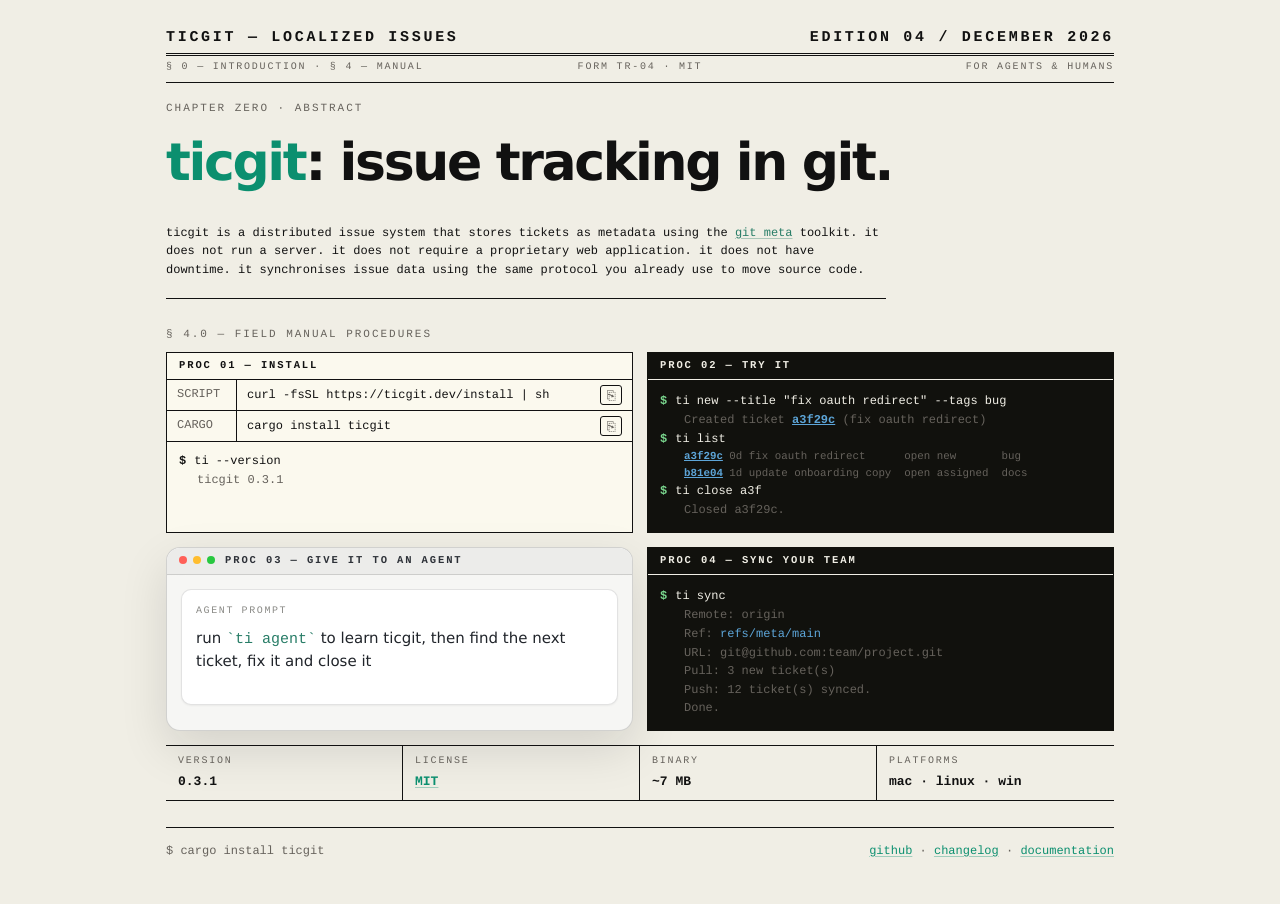
<file: docs/index.html>
<!doctype html>
<html lang="en">
  <head>
    <meta charset="utf-8" />
    <meta name="viewport" content="width=device-width, initial-scale=1" />
    <title>ticgit field manual</title>
    <meta property="og:title" content="ticgit: issue tracking in git." />
    <meta property="og:description" content="Distributed issue tracking stored as git metadata. No server, no database, just git." />
    <meta property="og:image" content="https://ticgit.dev/og-image.jpg" />
    <meta property="og:url" content="https://ticgit.dev" />
    <meta property="og:type" content="website" />
    <meta name="twitter:card" content="summary_large_image" />
    <meta name="twitter:title" content="ticgit: issue tracking in git." />
    <meta name="twitter:description" content="Distributed issue tracking stored as git metadata. No server, no database, just git." />
    <meta name="twitter:image" content="https://ticgit.dev/og-image.jpg" />
    <style>
      :root {
        --paper: #f0eee5;
        --card: #fbf9ee;
        --ink: #111;
        --muted: #66625c;
        --rule: #111;
        --green: #0b8f6f;
        --blue: #5da5d8;
        --mono:
          ui-monospace, SFMono-Regular, Menlo, Monaco, Consolas,
          "Liberation Mono", monospace;
        --sans:
          Inter, ui-sans-serif, system-ui, -apple-system, BlinkMacSystemFont,
          "Segoe UI", sans-serif;
      }

      * {
        box-sizing: border-box;
      }

      html {
        background: var(--paper);
        color: var(--ink);
      }

      body {
        margin: 0;
        background: var(--paper);
        font-family: var(--mono);
        font-size: 12px;
        line-height: 1.55;
        -webkit-font-smoothing: antialiased;
        text-rendering: geometricPrecision;
      }

      .manual {
        width: min(100%, 1020px);
        min-height: 100vh;
        margin: 0 auto;
        padding: 26px 36px 44px;
        display: flex;
        flex-direction: column;
      }

      .topline,
      .subline,
      .section-label,
      .card-head,
      .spec-key,
      .eyebrow {
        letter-spacing: 0.18em;
        text-transform: uppercase;
      }

      .topline {
        display: flex;
        justify-content: space-between;
        align-items: baseline;
        gap: 24px;
        border-bottom: 3px double var(--rule);
        padding-bottom: 4px;
        font-weight: 700;
        font-size: 15px;
      }

      #current-edition-date {
        white-space: nowrap;
      }

      .subline {
        display: grid;
        grid-template-columns: 1fr auto 1fr;
        gap: 16px;
        border-bottom: 1px solid var(--rule);
        padding: 4px 0 6px;
        color: var(--muted);
        font-size: 10px;
      }

      .subline span:last-child {
        text-align: right;
      }

      .eyebrow {
        margin: 18px 0 8px;
        color: var(--muted);
        font-size: 11px;
      }

      h1 {
        margin: 0 0 22px;
        min-height: 76px;
        display: flex;
        align-items: center;
        font-family: var(--sans);
        font-size: clamp(42px, 5.9vw, 52px);
        line-height: 0.9;
        letter-spacing: -0.045em;
        font-weight: 750;
      }

      .brand {
        color: var(--green);
      }

      .lede {
        max-width: 720px;
        margin: 0 0 28px;
        padding-bottom: 18px;
        border-bottom: 1px solid var(--rule);
      }

      .lede a {
        color: #287d67;
        text-decoration-color: rgba(40, 125, 103, 0.35);
        text-underline-offset: 0.16em;
      }

      code,
      pre,
      .cmd,
      .output {
        font-family: var(--mono);
        font-size: inherit;
      }

      .section-label {
        margin: 0 0 8px;
        color: var(--muted);
        font-size: 11px;
      }

      .procedures {
        display: grid;
        grid-template-columns: repeat(2, minmax(0, 1fr));
        gap: 14px;
        margin-bottom: 14px;
      }

      .panel {
        min-width: 0;
        border: 1px solid var(--rule);
        background: var(--card);
      }

      .panel.dark {
        background: #11110d;
        color: #f0eee5;
        border-color: #11110d;
      }

      .agent-window {
        overflow: hidden;
        border: 1px solid rgba(17, 17, 17, 0.16);
        border-radius: 14px;
        background: #f6f6f4;
        color: #2d3138;
        box-shadow:
          0 18px 48px rgba(17, 17, 17, 0.12),
          inset 0 1px 0 rgba(255, 255, 255, 0.8);
      }

      .agent-window .card-head {
        align-items: center;
        border-bottom-color: rgba(17, 17, 17, 0.14);
        background: #ececea;
        backdrop-filter: blur(16px);
      }

      .window-controls {
        display: inline-flex;
        gap: 6px;
        margin-right: 10px;
        vertical-align: middle;
      }

      .window-controls i {
        width: 8px;
        height: 8px;
        display: block;
        border-radius: 999px;
        background: #b9b9b5;
      }

      .window-controls i:nth-child(1) {
        background: #ff6058;
      }

      .window-controls i:nth-child(2) {
        background: #ffbd2e;
      }

      .window-controls i:nth-child(3) {
        background: #28c840;
      }

      .agent-window .card-body {
        padding: 14px;
      }

      .agent-prompt {
        min-height: 116px;
        padding: 14px;
        border: 1px solid rgba(17, 17, 17, 0.12);
        border-radius: 10px;
        background: #fff;
        box-shadow:
          0 1px 2px rgba(17, 17, 17, 0.05),
          inset 0 1px 0 rgba(255, 255, 255, 0.9);
      }

      .agent-prompt-label {
        margin-bottom: 8px;
        color: #8a8a86;
        font-size: 10px;
        letter-spacing: 0.16em;
        text-transform: uppercase;
      }

      .agent-prompt-text {
        color: #20242a;
        font-family: var(--sans);
        font-size: 15px;
        line-height: 1.45;
      }

      .agent-prompt-text code {
        color: #287d67;
        font-family: var(--mono);
      }

      .card-head {
        display: flex;
        justify-content: space-between;
        gap: 12px;
        border-bottom: 1px solid currentColor;
        padding: 7px 12px;
        font-weight: 700;
        line-height: 1.2;
        font-size: 10.5px;
      }

      .card-head span:first-child {
        white-space: nowrap;
      }
      .card-body {
        padding: 12px;
      }

      .line {
        display: flex;
        gap: 8px;
        min-height: 19px;
      }
      .prompt {
        color: inherit;
        font-weight: 700;
      }
      .dark .prompt,
      .ok {
        color: #7bd88f;
      }
      .indent {
        padding-left: 24px;
        color: var(--muted);
      }
      .id {
        color: inherit;
        font-weight: 700;
        text-decoration: underline;
      }
      .dark .id,
      .dark .ref {
        color: var(--blue);
      }
      .dim {
        color: var(--muted);
      }
      .row {
        display: flex;
        gap: 24px;
      }
      .row .age {
        margin-left: auto;
        color: var(--muted);
      }

      .install-grid {
        display: grid;
        grid-template-columns: 70px 1fr;
        padding: 0;
      }

      .install-grid div {
        padding: 5px 10px;
        border-bottom: 1px dashed #b9b5aa;
      }

      .install-grid div:nth-child(odd) {
        color: var(--muted);
        text-transform: uppercase;
        border-right: 1px solid var(--rule);
      }

      .install-grid div:nth-last-child(-n + 2) {
        border-bottom: 0;
      }

      .install-divider {
        border: none;
        border-top: 1px solid var(--rule);
        margin: 0;
      }

      .install-cmd {
        display: flex;
        align-items: center;
        justify-content: space-between;
        gap: 8px;
        white-space: nowrap;
      }

      .copy-btn {
        background: none;
        border: 1px solid var(--rule);
        color: var(--muted);
        cursor: pointer;
        font-size: 14px;
        padding: 2px 6px;
        line-height: 1;
        border-radius: 3px;
        flex-shrink: 0;
      }

      .copy-btn:hover {
        color: var(--fg);
        border-color: var(--fg);
      }

      .install-check {
        border-top: 1px solid var(--rule);
        padding: 10px 12px 12px;
      }

      .install-check .indent {
        padding-left: 18px;
      }

      .specs {
        display: grid;
        grid-template-columns: repeat(4, 1fr);
        border-top: 1px solid var(--rule);
        margin-top: auto;
        margin-bottom: 26px;
      }

      .spec {
        min-height: 50px;
        padding: 8px 12px;
        border-right: 1px solid var(--rule);
        border-bottom: 1px solid var(--rule);
      }

      .spec:nth-child(4n) {
        border-right: 0;
      }
      .spec-key {
        color: var(--muted);
        font-size: 10px;
      }
      .spec-value {
        margin-top: 2px;
        font-weight: 700;
        font-size: 13px;
      }

      .footer {
        display: flex;
        justify-content: space-between;
        gap: 16px;
        border-top: 1px solid var(--rule);
        padding-top: 14px;
        color: var(--muted);
      }

      .footer a,
      .specs a {
        color: var(--green);
        text-decoration-color: rgba(11, 143, 111, 0.35);
        text-underline-offset: 0.16em;
      }

      @media (max-width: 1020px) {
        .manual {
          padding: 22px 16px 34px;
        }
        .topline {
          align-items: flex-start;
        }
        .subline {
          grid-template-columns: 1fr;
          gap: 2px;
        }
        .subline span:last-child {
          text-align: left;
        }
        h1 {
          min-height: 64px;
        }
        .procedures {
          grid-template-columns: 1fr;
        }
        .specs {
          grid-template-columns: repeat(2, 1fr);
        }
        .spec:nth-child(4n) {
          border-right: 1px solid var(--rule);
        }
        .spec:nth-child(2n) {
          border-right: 0;
        }
      }

      @media (max-width: 520px) {
        body {
          font-size: 11.5px;
        }
        .topline {
          flex-direction: column;
          gap: 2px;
        }
        .topline #current-edition-date {
          font-size: 12px;
        }
        .card-head span:first-child {
          white-space: normal;
        }
        .install-grid {
          grid-template-columns: 60px 1fr;
        }
        .specs {
          grid-template-columns: 1fr;
        }
        .spec {
          border-right: 0 !important;
        }
        .footer {
          flex-direction: column;
        }
      }
    </style>
  </head>
  <body>
    <main class="manual">
      <header>
        <div class="topline">
          <span>TICGIT — LOCALIZED ISSUES</span>
          <span id="current-edition-date">EDITION 05 / MAY 2026</span>
        </div>
        <div class="subline" aria-label="document metadata">
          <span>§ 0 — INTRODUCTION · § 4 — MANUAL</span>
          <span>FORM TR-04 · MIT</span>
          <span>FOR AGENTS &amp; HUMANS</span>
        </div>
      </header>

      <p class="eyebrow">CHAPTER ZERO · ABSTRACT</p>
      <h1>
        <span><span class="brand">ticgit</span>: issue tracking in git.</span>
      </h1>

      <p class="lede">
        ticgit is a distributed issue system that stores tickets as metadata using the
        <a href="https://git-meta.com">git meta</a>
        toolkit. it does not run a server. it does not require a proprietary web
        application. it does not have downtime. it synchronises issue data using the
        same protocol you already use to move source code.
      </p>

      <p class="section-label">§ 4.0 — FIELD MANUAL PROCEDURES</p>

      <section class="procedures" aria-label="field manual procedures">
        <article class="panel">
          <div class="card-head">
            <span>PROC 01 — INSTALL</span>
          </div>
          <div class="install-grid">
            <div>SCRIPT</div>
            <div class="install-cmd">
              <span>curl -fsSL https://ticgit.dev/install | sh</span>
              <button class="copy-btn" onclick="navigator.clipboard.writeText('curl -fsSL https://ticgit.dev/install | sh')" title="Copy">&#x2398;</button>
            </div>
          </div>
          <hr class="install-divider">
          <div class="install-grid">
            <div>CARGO</div>
            <div class="install-cmd">
              <span>cargo install ticgit</span>
              <button class="copy-btn" onclick="navigator.clipboard.writeText('cargo install ticgit')" title="Copy">&#x2398;</button>
            </div>
          </div>
          <div class="install-check">
            <div class="line">
              <span class="prompt">$</span><span class="cmd">ti --version</span>
            </div>
            <div class="indent dim">ticgit 0.3.1</div>
          </div>
        </article>

        <article class="panel dark">
          <div class="card-head">
            <span>PROC 02 — TRY IT</span>
          </div>
          <div class="card-body">
            <div class="line">
              <span class="prompt">$</span
              ><span class="cmd">ti new --title "fix oauth redirect" --tags bug</span>
            </div>
            <div class="indent dim">
              Created ticket <span class="id">a3f29c</span> (fix oauth redirect)
            </div>
            <div class="line">
              <span class="prompt">$</span><span class="cmd">ti list</span>
            </div>
            <div class="indent dim" style="font-size:0.9em">
              <span class="id">a3f29c</span> 0d  fix oauth redirect&nbsp;&nbsp;&nbsp;&nbsp;&nbsp;&nbsp;open  new&nbsp;&nbsp;&nbsp;&nbsp;&nbsp;&nbsp;&nbsp;bug
            </div>
            <div class="indent dim" style="font-size:0.9em">
              <span class="id">b81e04</span> 1d  update onboarding copy&nbsp;&nbsp;open  assigned&nbsp;&nbsp;docs
            </div>
            <div class="line">
              <span class="prompt">$</span
              ><span class="cmd">ti close a3f</span>
            </div>
            <div class="indent dim">Closed a3f29c.</div>
          </div>
        </article>

        <article class="panel agent-window">
          <div class="card-head">
            <span
              ><span class="window-controls" aria-hidden="true"
                ><i></i><i></i><i></i></span
              >PROC 03 — GIVE IT TO AN AGENT</span>
          </div>
          <div class="card-body">
            <div class="agent-prompt">
              <div class="agent-prompt-label">Agent Prompt</div>
              <div class="agent-prompt-text">
                run <code>`ti agent`</code> to learn ticgit, then find the
                next ticket, fix it and close it
              </div>
            </div>
          </div>
        </article>

        <article class="panel dark">
          <div class="card-head">
            <span>PROC 04 — SYNC YOUR TEAM</span>
          </div>
          <div class="card-body">
            <div class="line">
              <span class="prompt">$</span><span class="cmd">ti sync</span>
            </div>
            <div class="indent dim">Remote: origin</div>
            <div class="indent dim">Ref: <span class="ref">refs/meta/main</span></div>
            <div class="indent dim">URL: git@github.com:team/project.git</div>
            <div class="indent dim">Pull: 3 new ticket(s)</div>
            <div class="indent dim">Push: 12 ticket(s) synced.</div>
            <div class="indent ok">Done.</div>
          </div>
        </article>
      </section>

      <section class="specs" aria-label="technical specifications">
        <div class="spec">
          <div class="spec-key">VERSION</div>
          <div class="spec-value">0.3.1</div>
        </div>
        <div class="spec">
          <div class="spec-key">LICENSE</div>
          <div class="spec-value"><a href="https://github.com/schacon/ticgit/blob/master/LICENSE">MIT</a></div>
        </div>
        <div class="spec">
          <div class="spec-key">BINARY</div>
          <div class="spec-value">~7 MB</div>
        </div>
        <div class="spec">
          <div class="spec-key">PLATFORMS</div>
          <div class="spec-value">mac · linux · win</div>
        </div>
      </section>

      <footer class="footer">
        <span>$ cargo install ticgit</span>
        <span><a href="https://github.com/schacon/ticgit">github</a> · <a href="https://github.com/schacon/ticgit/releases">changelog</a> · <a href="docs/getting-started.html">documentation</a></span>
      </footer>
    </main>

    <section id="machine-output-schema" hidden>
      <div class="schema-inner">
        <h2>Machine output schema</h2>
        <p>
          TicGit publishes a stable JSON schema for agent and automation
          workflows. Use it when parsing <code>ti show --json</code>, JSON
          mutation output, or <code>ti list --json</code>.
        </p>
        <p>
          <a href="schema/v1.json">Download schema v1</a> or read the
          agent-friendly Markdown site at <a href="index.md">docs/index.md</a>.
        </p>
        <p>
          <code>ti show --json</code> emits a ticket object.
          <code>ti list --json</code> emits an array of ticket objects. Ticket
          metadata appears under <code>.meta</code> as string values.
        </p>
        <p>
          Tickets include <code>status</code> (<code>open</code> or
          <code>closed</code>) and <code>state</code>. Open states are
          <code>new</code>, <code>assigned</code>, <code>in-progress</code>,
          <code>blocked</code>, and <code>review</code>. Closed states are
          <code>resolved</code>, <code>wontfix</code>, <code>duplicate</code>,
          and <code>invalid</code>.
        </p>
        <p>
          <code>--json</code> is the stable machine interface: successful
          commands write parseable JSON to stdout only, diagnostics go to
          stderr, JSON output has no ANSI color escapes, and failures return a
          non-zero exit status.
        </p>
        <p>
          Ticket ids may be full UUIDs or unique UUID prefixes. Ambiguous or
          missing prefixes fail with a stderr diagnostic.
        </p>
        <p>
          <code>--porcelain</code> and <code>--format json</code> are not
          supported compatibility aliases today; use <code>--json</code>.
        </p>
      </div>
    </section>

    <script>
      (function () {
        var dateEl = document.getElementById("current-edition-date");
        if (!dateEl) return;

        var now = new Date();
        var month = now
          .toLocaleString("en-US", { month: "long" })
          .toUpperCase();
        dateEl.textContent = "EDITION 04 / " + month + " " + now.getFullYear();
      })();
    </script>
  </body>
</html>
</file>
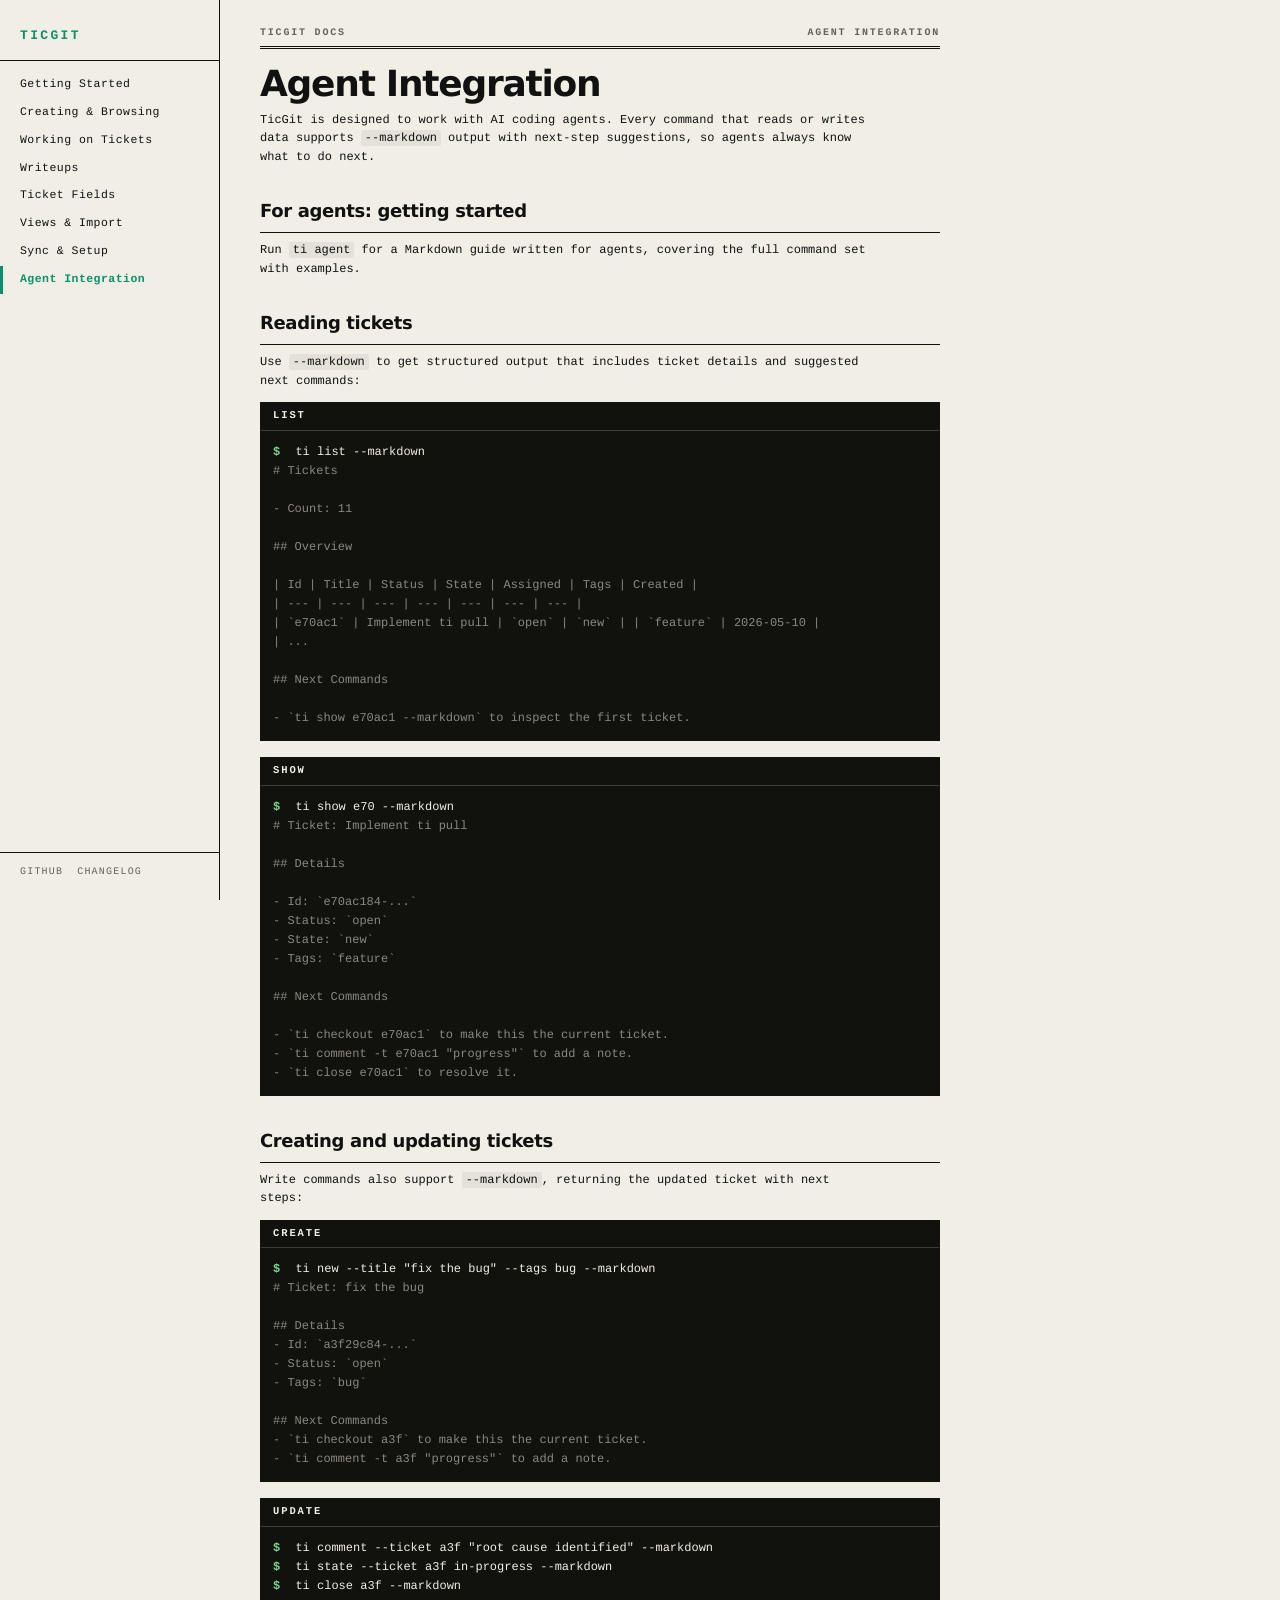
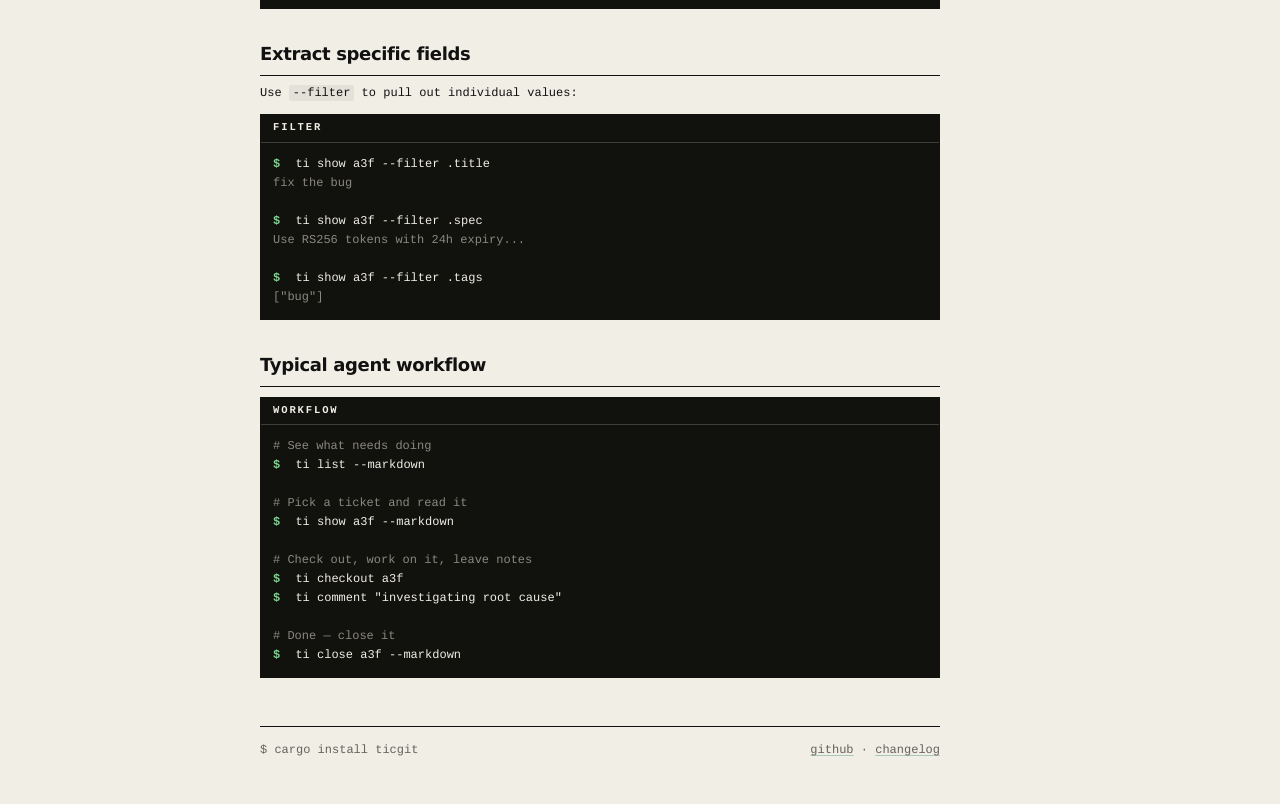
<file: docs/docs/agents.html>
<!doctype html>
<html lang="en">
  <head>
    <meta charset="utf-8" />
    <meta name="viewport" content="width=device-width, initial-scale=1" />
    <title>agent integration - ticgit docs</title>
    <link rel="stylesheet" href="style.css" />
  </head>
  <body>
    <button class="menu-toggle" onclick="document.querySelector('.sidebar').classList.toggle('open')">MENU</button>
    <div class="layout">
      <nav class="sidebar">
        <a class="sidebar-title" href="../index.html">TICGIT</a>
        <ul>
          <li><a href="getting-started.html">Getting Started</a></li>
          <li><a href="creating-tickets.html">Creating &amp; Browsing</a></li>
          <li><a href="working-on-tickets.html">Working on Tickets</a></li>
          <li><a href="writeups.html">Writeups</a></li>
          <li><a href="ticket-fields.html">Ticket Fields</a></li>
          <li><a href="views-and-import.html">Views &amp; Import</a></li>
          <li><a href="sync-and-setup.html">Sync &amp; Setup</a></li>
          <li class="active"><a href="agents.html">Agent Integration</a></li>
        </ul>
        <div class="sidebar-footer">
          <a href="https://github.com/schacon/ticgit">github</a>
          <a href="https://github.com/schacon/ticgit/releases">changelog</a>
        </div>
      </nav>

      <main class="content">
        <header class="doc-header">
          <div class="topline">
            <span>TICGIT DOCS</span>
            <span>AGENT INTEGRATION</span>
          </div>
        </header>

        <h1>Agent Integration</h1>
        <p>TicGit is designed to work with AI coding agents. Every command that reads or writes data supports <code>--markdown</code> output with next-step suggestions, so agents always know what to do next.</p>

        <h2>For agents: getting started</h2>
        <p>Run <code>ti agent</code> for a Markdown guide written for agents, covering the full command set with examples.</p>

        <h2>Reading tickets</h2>
        <p>Use <code>--markdown</code> to get structured output that includes ticket details and suggested next commands:</p>

        <div class="terminal dark">
          <div class="term-header"><span>LIST</span></div>
          <div class="term-body">
            <div class="line"><span class="prompt">$</span> ti list --markdown</div>
            <div class="line dim"># Tickets</div>
            <div class="line dim">&nbsp;</div>
            <div class="line dim">- Count: 11</div>
            <div class="line dim">&nbsp;</div>
            <div class="line dim">## Overview</div>
            <div class="line dim">&nbsp;</div>
            <div class="line dim">| Id | Title | Status | State | Assigned | Tags | Created |</div>
            <div class="line dim">| --- | --- | --- | --- | --- | --- | --- |</div>
            <div class="line dim">| `e70ac1` | Implement ti pull | `open` | `new` | | `feature` | 2026-05-10 |</div>
            <div class="line dim">| ...</div>
            <div class="line dim">&nbsp;</div>
            <div class="line dim">## Next Commands</div>
            <div class="line dim">&nbsp;</div>
            <div class="line dim">- `ti show e70ac1 --markdown` to inspect the first ticket.</div>
          </div>
        </div>

        <div class="terminal dark">
          <div class="term-header"><span>SHOW</span></div>
          <div class="term-body">
            <div class="line"><span class="prompt">$</span> ti show e70 --markdown</div>
            <div class="line dim"># Ticket: Implement ti pull</div>
            <div class="line dim">&nbsp;</div>
            <div class="line dim">## Details</div>
            <div class="line dim">&nbsp;</div>
            <div class="line dim">- Id: `e70ac184-...`</div>
            <div class="line dim">- Status: `open`</div>
            <div class="line dim">- State: `new`</div>
            <div class="line dim">- Tags: `feature`</div>
            <div class="line dim">&nbsp;</div>
            <div class="line dim">## Next Commands</div>
            <div class="line dim">&nbsp;</div>
            <div class="line dim">- `ti checkout e70ac1` to make this the current ticket.</div>
            <div class="line dim">- `ti comment -t e70ac1 "progress"` to add a note.</div>
            <div class="line dim">- `ti close e70ac1` to resolve it.</div>
          </div>
        </div>

        <h2>Creating and updating tickets</h2>
        <p>Write commands also support <code>--markdown</code>, returning the updated ticket with next steps:</p>

        <div class="terminal dark">
          <div class="term-header"><span>CREATE</span></div>
          <div class="term-body">
            <div class="line"><span class="prompt">$</span> ti new --title "fix the bug" --tags bug --markdown</div>
            <div class="line dim"># Ticket: fix the bug</div>
            <div class="line dim">&nbsp;</div>
            <div class="line dim">## Details</div>
            <div class="line dim">- Id: `a3f29c84-...`</div>
            <div class="line dim">- Status: `open`</div>
            <div class="line dim">- Tags: `bug`</div>
            <div class="line dim">&nbsp;</div>
            <div class="line dim">## Next Commands</div>
            <div class="line dim">- `ti checkout a3f` to make this the current ticket.</div>
            <div class="line dim">- `ti comment -t a3f "progress"` to add a note.</div>
          </div>
        </div>

        <div class="terminal dark">
          <div class="term-header"><span>UPDATE</span></div>
          <div class="term-body">
            <div class="line"><span class="prompt">$</span> ti comment --ticket a3f "root cause identified" --markdown</div>
            <div class="line"><span class="prompt">$</span> ti state --ticket a3f in-progress --markdown</div>
            <div class="line"><span class="prompt">$</span> ti close a3f --markdown</div>
          </div>
        </div>

        <h2>Extract specific fields</h2>
        <p>Use <code>--filter</code> to pull out individual values:</p>

        <div class="terminal dark">
          <div class="term-header"><span>FILTER</span></div>
          <div class="term-body">
            <div class="line"><span class="prompt">$</span> ti show a3f --filter .title</div>
            <div class="line dim">fix the bug</div>
            <div class="line">&nbsp;</div>
            <div class="line"><span class="prompt">$</span> ti show a3f --filter .spec</div>
            <div class="line dim">Use RS256 tokens with 24h expiry...</div>
            <div class="line">&nbsp;</div>
            <div class="line"><span class="prompt">$</span> ti show a3f --filter .tags</div>
            <div class="line dim">["bug"]</div>
          </div>
        </div>

        <h2>Typical agent workflow</h2>

        <div class="terminal dark">
          <div class="term-header"><span>WORKFLOW</span></div>
          <div class="term-body">
            <div class="line dim"># See what needs doing</div>
            <div class="line"><span class="prompt">$</span> ti list --markdown</div>
            <div class="line">&nbsp;</div>
            <div class="line dim"># Pick a ticket and read it</div>
            <div class="line"><span class="prompt">$</span> ti show a3f --markdown</div>
            <div class="line">&nbsp;</div>
            <div class="line dim"># Check out, work on it, leave notes</div>
            <div class="line"><span class="prompt">$</span> ti checkout a3f</div>
            <div class="line"><span class="prompt">$</span> ti comment "investigating root cause"</div>
            <div class="line">&nbsp;</div>
            <div class="line dim"># Done — close it</div>
            <div class="line"><span class="prompt">$</span> ti close a3f --markdown</div>
          </div>
        </div>

        <footer class="doc-footer">
          <span>$ cargo install ticgit</span>
          <span><a href="https://github.com/schacon/ticgit">github</a> &middot; <a href="https://github.com/schacon/ticgit/releases">changelog</a></span>
        </footer>
      </main>
    </div>
  </body>
</html>
</file>
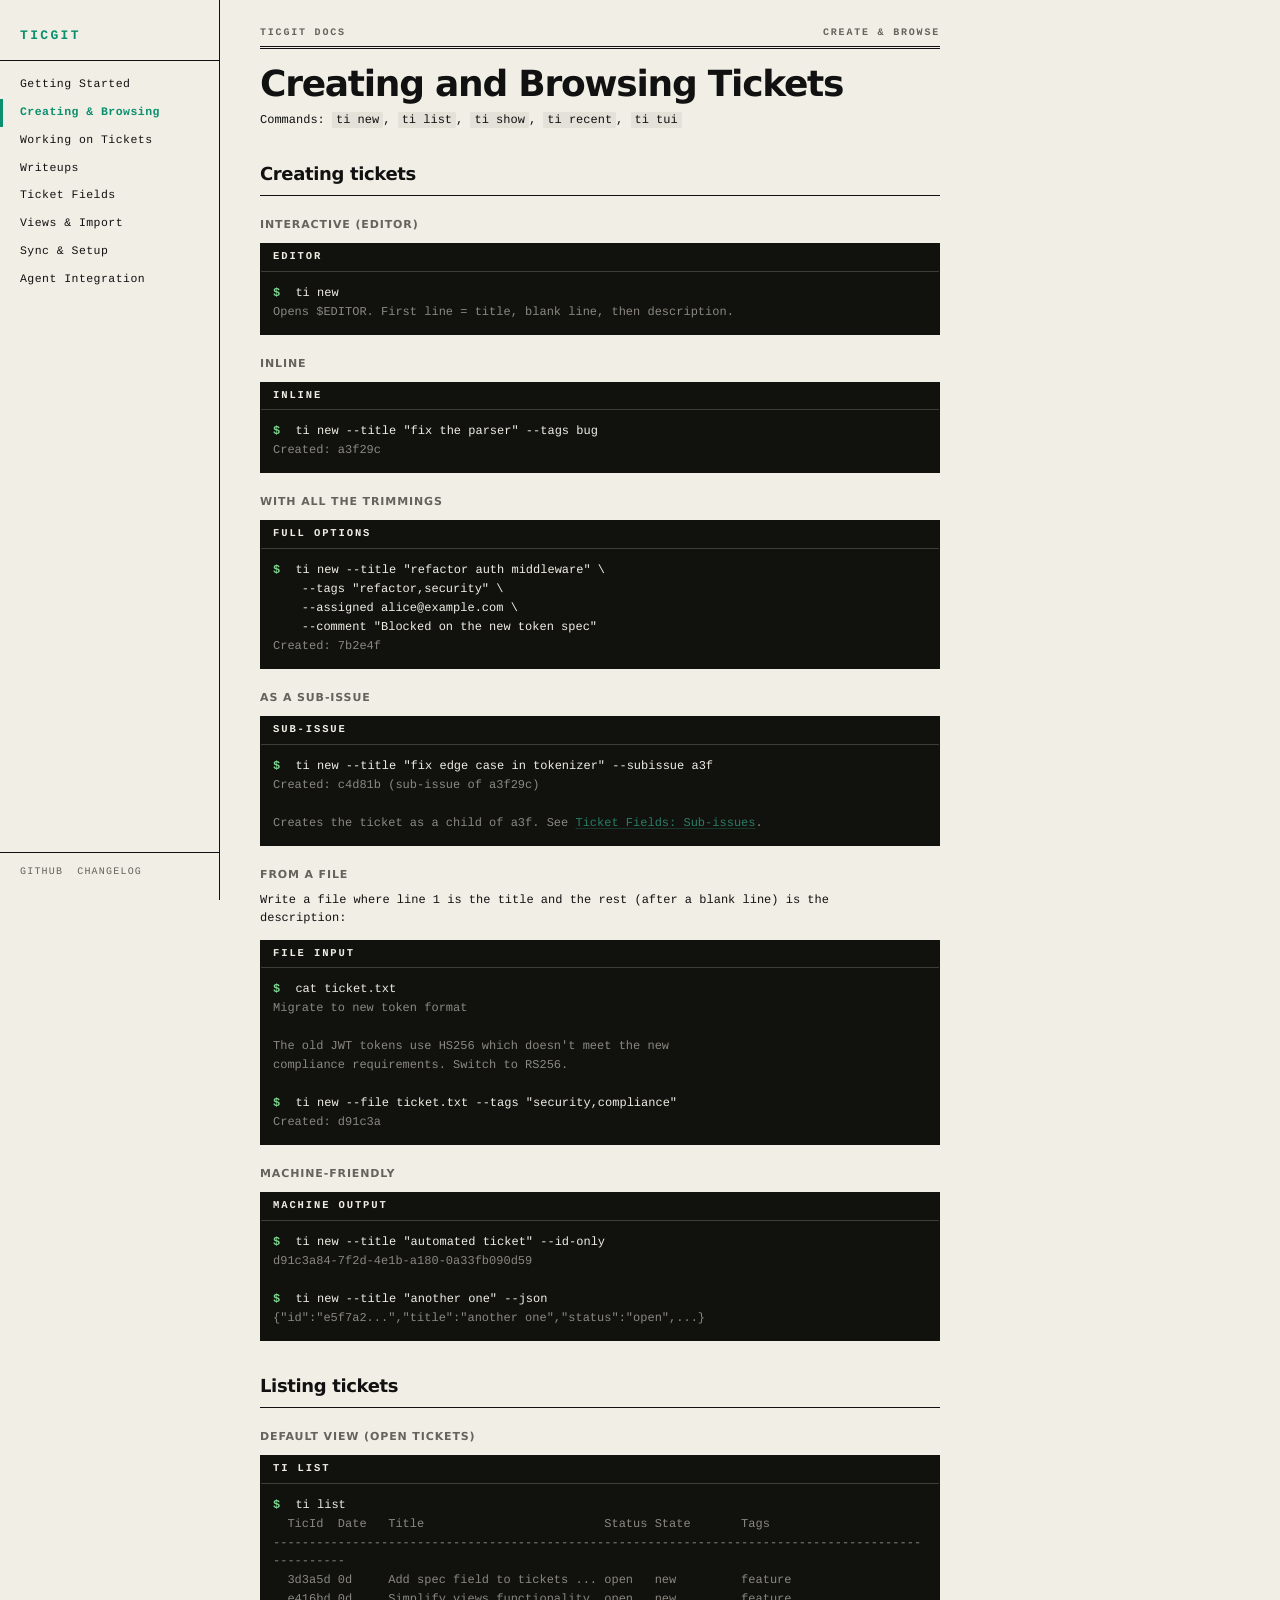
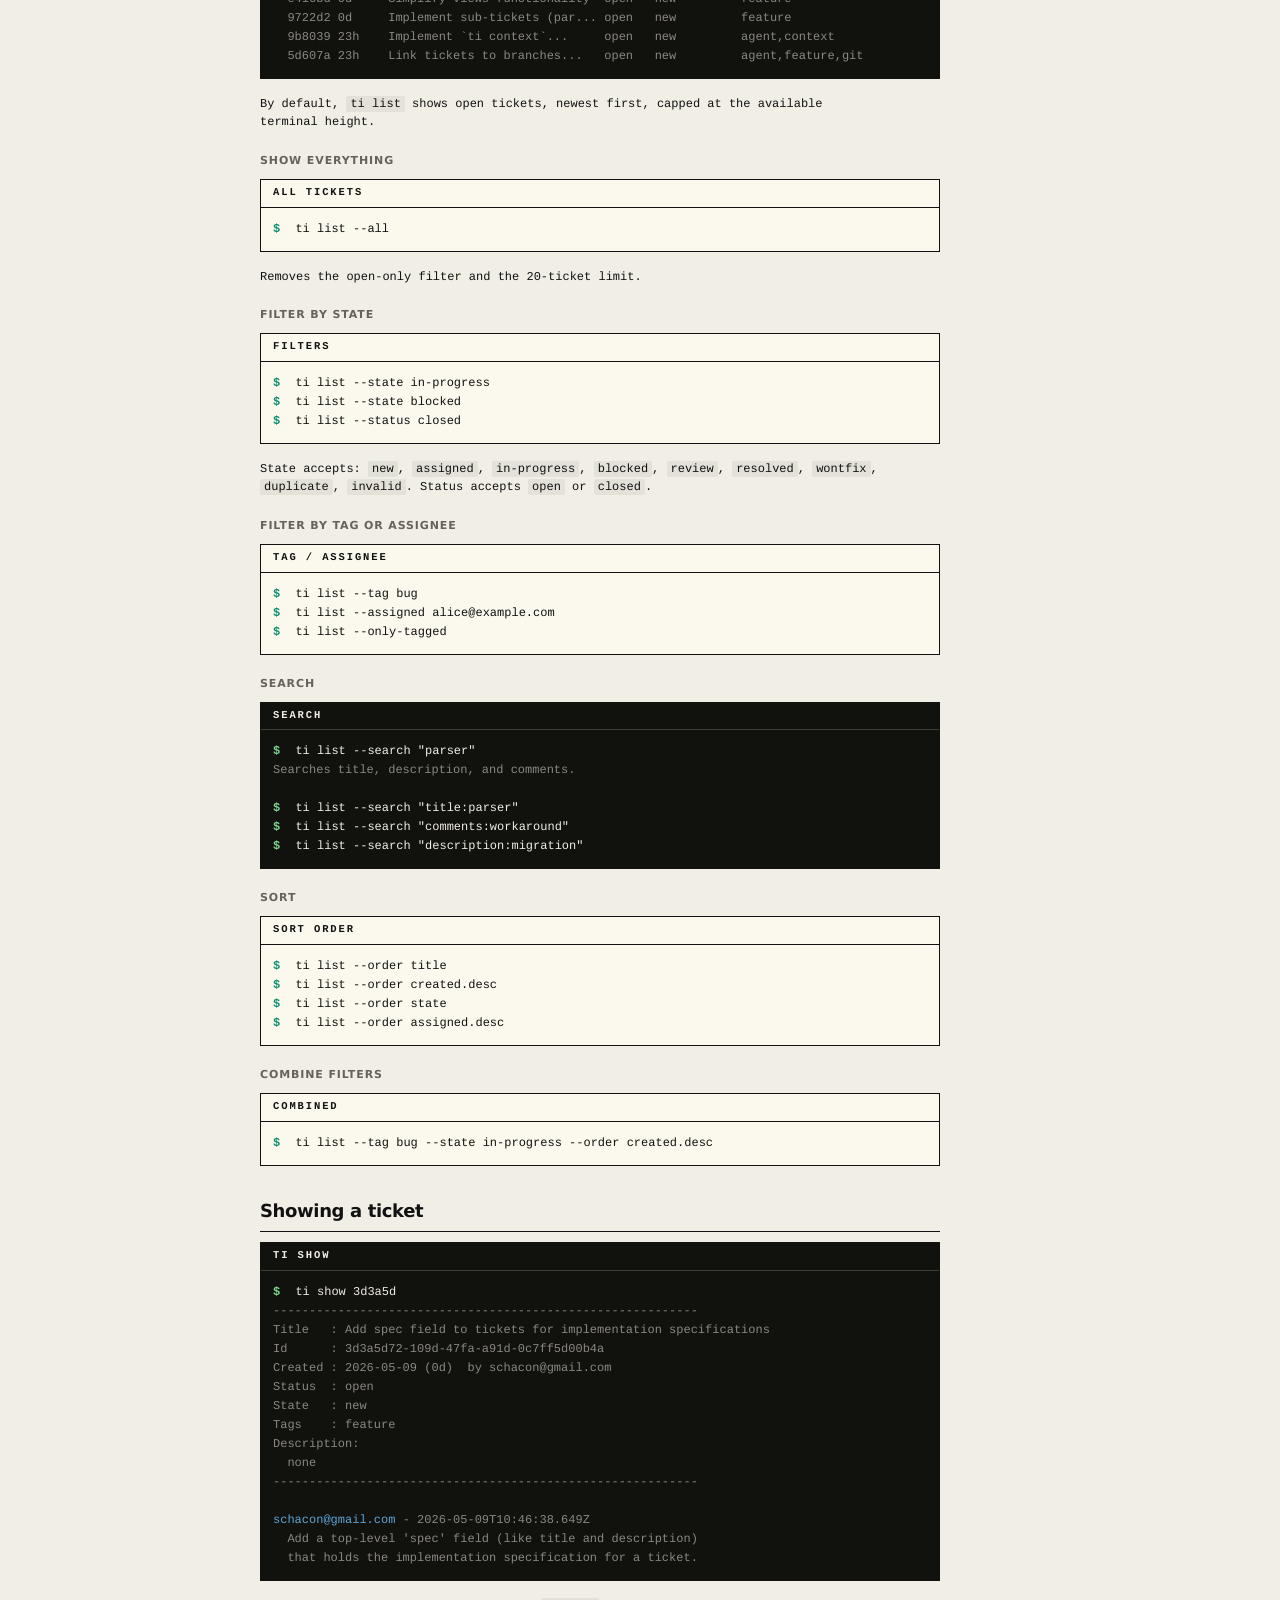
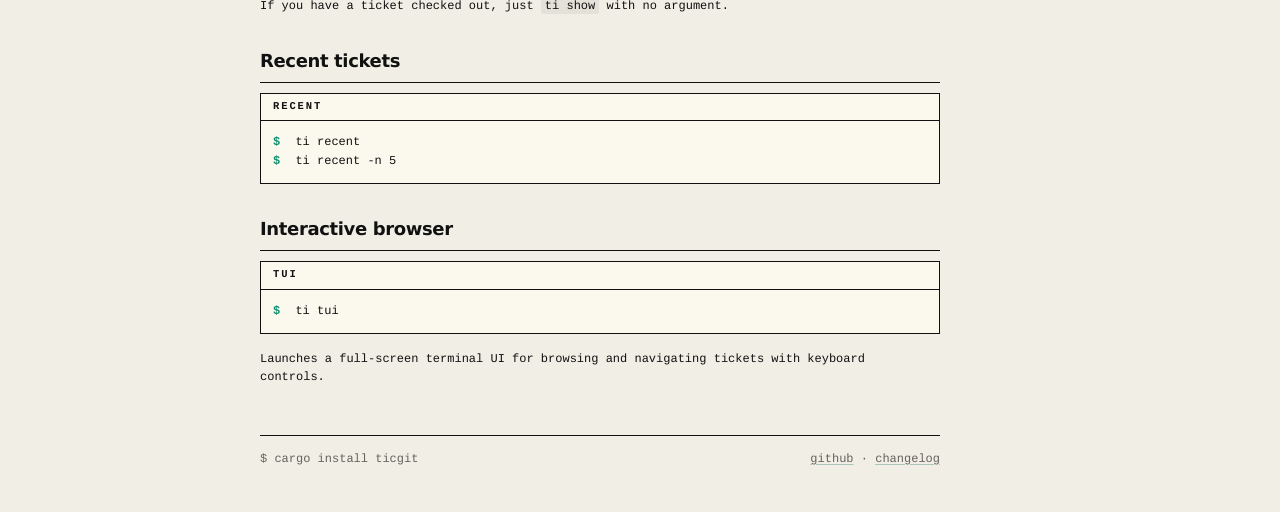
<file: docs/docs/creating-tickets.html>
<!doctype html>
<html lang="en">
  <head>
    <meta charset="utf-8" />
    <meta name="viewport" content="width=device-width, initial-scale=1" />
    <title>creating &amp; browsing - ticgit docs</title>
    <link rel="stylesheet" href="style.css" />
  </head>
  <body>
    <button class="menu-toggle" onclick="document.querySelector('.sidebar').classList.toggle('open')">MENU</button>
    <div class="layout">
      <nav class="sidebar">
        <a class="sidebar-title" href="../index.html">TICGIT</a>
        <ul>
          <li><a href="getting-started.html">Getting Started</a></li>
          <li class="active"><a href="creating-tickets.html">Creating &amp; Browsing</a></li>
          <li><a href="working-on-tickets.html">Working on Tickets</a></li>
          <li><a href="writeups.html">Writeups</a></li>
          <li><a href="ticket-fields.html">Ticket Fields</a></li>
          <li><a href="views-and-import.html">Views &amp; Import</a></li>
          <li><a href="sync-and-setup.html">Sync &amp; Setup</a></li>
          <li><a href="agents.html">Agent Integration</a></li>
        </ul>
        <div class="sidebar-footer">
          <a href="https://github.com/schacon/ticgit">github</a>
          <a href="https://github.com/schacon/ticgit/releases">changelog</a>
        </div>
      </nav>

      <main class="content">
        <header class="doc-header">
          <div class="topline">
            <span>TICGIT DOCS</span>
            <span>CREATE &amp; BROWSE</span>
          </div>
        </header>

        <h1>Creating and Browsing Tickets</h1>
        <p>Commands: <code>ti new</code>, <code>ti list</code>, <code>ti show</code>, <code>ti recent</code>, <code>ti tui</code></p>

        <h2>Creating tickets</h2>

        <h3>Interactive (editor)</h3>
        <div class="terminal dark">
          <div class="term-header"><span>EDITOR</span></div>
          <div class="term-body">
            <div class="line"><span class="prompt">$</span> ti new</div>
            <div class="line dim">Opens $EDITOR. First line = title, blank line, then description.</div>
          </div>
        </div>

        <h3>Inline</h3>
        <div class="terminal dark">
          <div class="term-header"><span>INLINE</span></div>
          <div class="term-body">
            <div class="line"><span class="prompt">$</span> ti new --title "fix the parser" --tags bug</div>
            <div class="line dim">Created: a3f29c</div>
          </div>
        </div>

        <h3>With all the trimmings</h3>
        <div class="terminal dark">
          <div class="term-header"><span>FULL OPTIONS</span></div>
          <div class="term-body">
            <div class="line"><span class="prompt">$</span> ti new --title "refactor auth middleware" \</div>
            <div class="line">&nbsp;&nbsp;&nbsp;&nbsp;--tags "refactor,security" \</div>
            <div class="line">&nbsp;&nbsp;&nbsp;&nbsp;--assigned alice@example.com \</div>
            <div class="line">&nbsp;&nbsp;&nbsp;&nbsp;--comment "Blocked on the new token spec"</div>
            <div class="line dim">Created: 7b2e4f</div>
          </div>
        </div>

        <h3>As a sub-issue</h3>
        <div class="terminal dark">
          <div class="term-header"><span>SUB-ISSUE</span></div>
          <div class="term-body">
            <div class="line"><span class="prompt">$</span> ti new --title "fix edge case in tokenizer" --subissue a3f</div>
            <div class="line dim">Created: c4d81b (sub-issue of a3f29c)</div>
            <div class="line">&nbsp;</div>
            <div class="line dim">Creates the ticket as a child of a3f. See <a href="ticket-fields.html#sub-issues">Ticket Fields: Sub-issues</a>.</div>
          </div>
        </div>

        <h3>From a file</h3>
        <p>Write a file where line 1 is the title and the rest (after a blank line) is the description:</p>
        <div class="terminal dark">
          <div class="term-header"><span>FILE INPUT</span></div>
          <div class="term-body">
            <div class="line"><span class="prompt">$</span> cat ticket.txt</div>
            <div class="line dim">Migrate to new token format</div>
            <div class="line dim"></div>
            <div class="line dim">The old JWT tokens use HS256 which doesn't meet the new</div>
            <div class="line dim">compliance requirements. Switch to RS256.</div>
            <div class="line">&nbsp;</div>
            <div class="line"><span class="prompt">$</span> ti new --file ticket.txt --tags "security,compliance"</div>
            <div class="line dim">Created: d91c3a</div>
          </div>
        </div>

        <h3>Machine-friendly</h3>
        <div class="terminal dark">
          <div class="term-header"><span>MACHINE OUTPUT</span></div>
          <div class="term-body">
            <div class="line"><span class="prompt">$</span> ti new --title "automated ticket" --id-only</div>
            <div class="line dim">d91c3a84-7f2d-4e1b-a180-0a33fb090d59</div>
            <div class="line">&nbsp;</div>
            <div class="line"><span class="prompt">$</span> ti new --title "another one" --json</div>
            <div class="line dim">{"id":"e5f7a2...","title":"another one","status":"open",...}</div>
          </div>
        </div>

        <h2>Listing tickets</h2>

        <h3>Default view (open tickets)</h3>
        <div class="terminal dark">
          <div class="term-header"><span>TI LIST</span></div>
          <div class="term-body">
            <div class="line"><span class="prompt">$</span> ti list</div>
            <div class="line dim">&nbsp;&nbsp;TicId&nbsp;&nbsp;Date&nbsp;&nbsp;&nbsp;Title&nbsp;&nbsp;&nbsp;&nbsp;&nbsp;&nbsp;&nbsp;&nbsp;&nbsp;&nbsp;&nbsp;&nbsp;&nbsp;&nbsp;&nbsp;&nbsp;&nbsp;&nbsp;&nbsp;&nbsp;&nbsp;&nbsp;&nbsp;&nbsp;&nbsp;Status&nbsp;State&nbsp;&nbsp;&nbsp;&nbsp;&nbsp;&nbsp;&nbsp;Tags</div>
            <div class="line dim">----------------------------------------------------------------------------------------------------</div>
            <div class="line dim">&nbsp;&nbsp;3d3a5d&nbsp;0d&nbsp;&nbsp;&nbsp;&nbsp;&nbsp;Add spec field to tickets ...&nbsp;open&nbsp;&nbsp;&nbsp;new&nbsp;&nbsp;&nbsp;&nbsp;&nbsp;&nbsp;&nbsp;&nbsp;&nbsp;feature</div>
            <div class="line dim">&nbsp;&nbsp;e416bd&nbsp;0d&nbsp;&nbsp;&nbsp;&nbsp;&nbsp;Simplify views functionality&nbsp;&nbsp;open&nbsp;&nbsp;&nbsp;new&nbsp;&nbsp;&nbsp;&nbsp;&nbsp;&nbsp;&nbsp;&nbsp;&nbsp;feature</div>
            <div class="line dim">&nbsp;&nbsp;9722d2&nbsp;0d&nbsp;&nbsp;&nbsp;&nbsp;&nbsp;Implement sub-tickets (par...&nbsp;open&nbsp;&nbsp;&nbsp;new&nbsp;&nbsp;&nbsp;&nbsp;&nbsp;&nbsp;&nbsp;&nbsp;&nbsp;feature</div>
            <div class="line dim">&nbsp;&nbsp;9b8039&nbsp;23h&nbsp;&nbsp;&nbsp;&nbsp;Implement `ti context`...&nbsp;&nbsp;&nbsp;&nbsp;&nbsp;open&nbsp;&nbsp;&nbsp;new&nbsp;&nbsp;&nbsp;&nbsp;&nbsp;&nbsp;&nbsp;&nbsp;&nbsp;agent,context</div>
            <div class="line dim">&nbsp;&nbsp;5d607a&nbsp;23h&nbsp;&nbsp;&nbsp;&nbsp;Link tickets to branches...&nbsp;&nbsp;&nbsp;open&nbsp;&nbsp;&nbsp;new&nbsp;&nbsp;&nbsp;&nbsp;&nbsp;&nbsp;&nbsp;&nbsp;&nbsp;agent,feature,git</div>
          </div>
        </div>
        <p>By default, <code>ti list</code> shows open tickets, newest first, capped at the available terminal height.</p>

        <h3>Show everything</h3>
        <div class="terminal">
          <div class="term-header"><span>ALL TICKETS</span></div>
          <div class="term-body">
            <div class="line"><span class="prompt">$</span> ti list --all</div>
          </div>
        </div>
        <p>Removes the open-only filter and the 20-ticket limit.</p>

        <h3>Filter by state</h3>
        <div class="terminal">
          <div class="term-header"><span>FILTERS</span></div>
          <div class="term-body">
            <div class="line"><span class="prompt">$</span> ti list --state in-progress</div>
            <div class="line"><span class="prompt">$</span> ti list --state blocked</div>
            <div class="line"><span class="prompt">$</span> ti list --status closed</div>
          </div>
        </div>
        <p>State accepts: <code>new</code>, <code>assigned</code>, <code>in-progress</code>, <code>blocked</code>, <code>review</code>, <code>resolved</code>, <code>wontfix</code>, <code>duplicate</code>, <code>invalid</code>. Status accepts <code>open</code> or <code>closed</code>.</p>

        <h3>Filter by tag or assignee</h3>
        <div class="terminal">
          <div class="term-header"><span>TAG / ASSIGNEE</span></div>
          <div class="term-body">
            <div class="line"><span class="prompt">$</span> ti list --tag bug</div>
            <div class="line"><span class="prompt">$</span> ti list --assigned alice@example.com</div>
            <div class="line"><span class="prompt">$</span> ti list --only-tagged</div>
          </div>
        </div>

        <h3>Search</h3>
        <div class="terminal dark">
          <div class="term-header"><span>SEARCH</span></div>
          <div class="term-body">
            <div class="line"><span class="prompt">$</span> ti list --search "parser"</div>
            <div class="line dim">Searches title, description, and comments.</div>
            <div class="line">&nbsp;</div>
            <div class="line"><span class="prompt">$</span> ti list --search "title:parser"</div>
            <div class="line"><span class="prompt">$</span> ti list --search "comments:workaround"</div>
            <div class="line"><span class="prompt">$</span> ti list --search "description:migration"</div>
          </div>
        </div>

        <h3>Sort</h3>
        <div class="terminal">
          <div class="term-header"><span>SORT ORDER</span></div>
          <div class="term-body">
            <div class="line"><span class="prompt">$</span> ti list --order title</div>
            <div class="line"><span class="prompt">$</span> ti list --order created.desc</div>
            <div class="line"><span class="prompt">$</span> ti list --order state</div>
            <div class="line"><span class="prompt">$</span> ti list --order assigned.desc</div>
          </div>
        </div>

        <h3>Combine filters</h3>
        <div class="terminal">
          <div class="term-header"><span>COMBINED</span></div>
          <div class="term-body">
            <div class="line"><span class="prompt">$</span> ti list --tag bug --state in-progress --order created.desc</div>
          </div>
        </div>

        <h2>Showing a ticket</h2>

        <div class="terminal dark">
          <div class="term-header"><span>TI SHOW</span></div>
          <div class="term-body">
            <div class="line"><span class="prompt">$</span> ti show 3d3a5d</div>
            <div class="line dim">-----------------------------------------------------------</div>
            <div class="line dim">Title&nbsp;&nbsp;&nbsp;: Add spec field to tickets for implementation specifications</div>
            <div class="line dim">Id&nbsp;&nbsp;&nbsp;&nbsp;&nbsp;&nbsp;: 3d3a5d72-109d-47fa-a91d-0c7ff5d00b4a</div>
            <div class="line dim">Created : 2026-05-09 (0d)  by schacon@gmail.com</div>
            <div class="line dim">Status&nbsp;&nbsp;: open</div>
            <div class="line dim">State&nbsp;&nbsp;&nbsp;: new</div>
            <div class="line dim">Tags&nbsp;&nbsp;&nbsp;&nbsp;: feature</div>
            <div class="line dim">Description:</div>
            <div class="line dim">&nbsp;&nbsp;none</div>
            <div class="line dim">-----------------------------------------------------------</div>
            <div class="line">&nbsp;</div>
            <div class="line"><span class="ref">schacon@gmail.com</span> <span class="dim">- 2026-05-09T10:46:38.649Z</span></div>
            <div class="line dim">&nbsp;&nbsp;Add a top-level 'spec' field (like title and description)</div>
            <div class="line dim">&nbsp;&nbsp;that holds the implementation specification for a ticket.</div>
          </div>
        </div>

        <p>If you have a ticket checked out, just <code>ti show</code> with no argument.</p>

        <h2>Recent tickets</h2>
        <div class="terminal">
          <div class="term-header"><span>RECENT</span></div>
          <div class="term-body">
            <div class="line"><span class="prompt">$</span> ti recent</div>
            <div class="line"><span class="prompt">$</span> ti recent -n 5</div>
          </div>
        </div>

        <h2>Interactive browser</h2>
        <div class="terminal">
          <div class="term-header"><span>TUI</span></div>
          <div class="term-body">
            <div class="line"><span class="prompt">$</span> ti tui</div>
          </div>
        </div>
        <p>Launches a full-screen terminal UI for browsing and navigating tickets with keyboard controls.</p>

        <footer class="doc-footer">
          <span>$ cargo install ticgit</span>
          <span><a href="https://github.com/schacon/ticgit">github</a> &middot; <a href="https://github.com/schacon/ticgit/releases">changelog</a></span>
        </footer>
      </main>
    </div>
  </body>
</html>
</file>
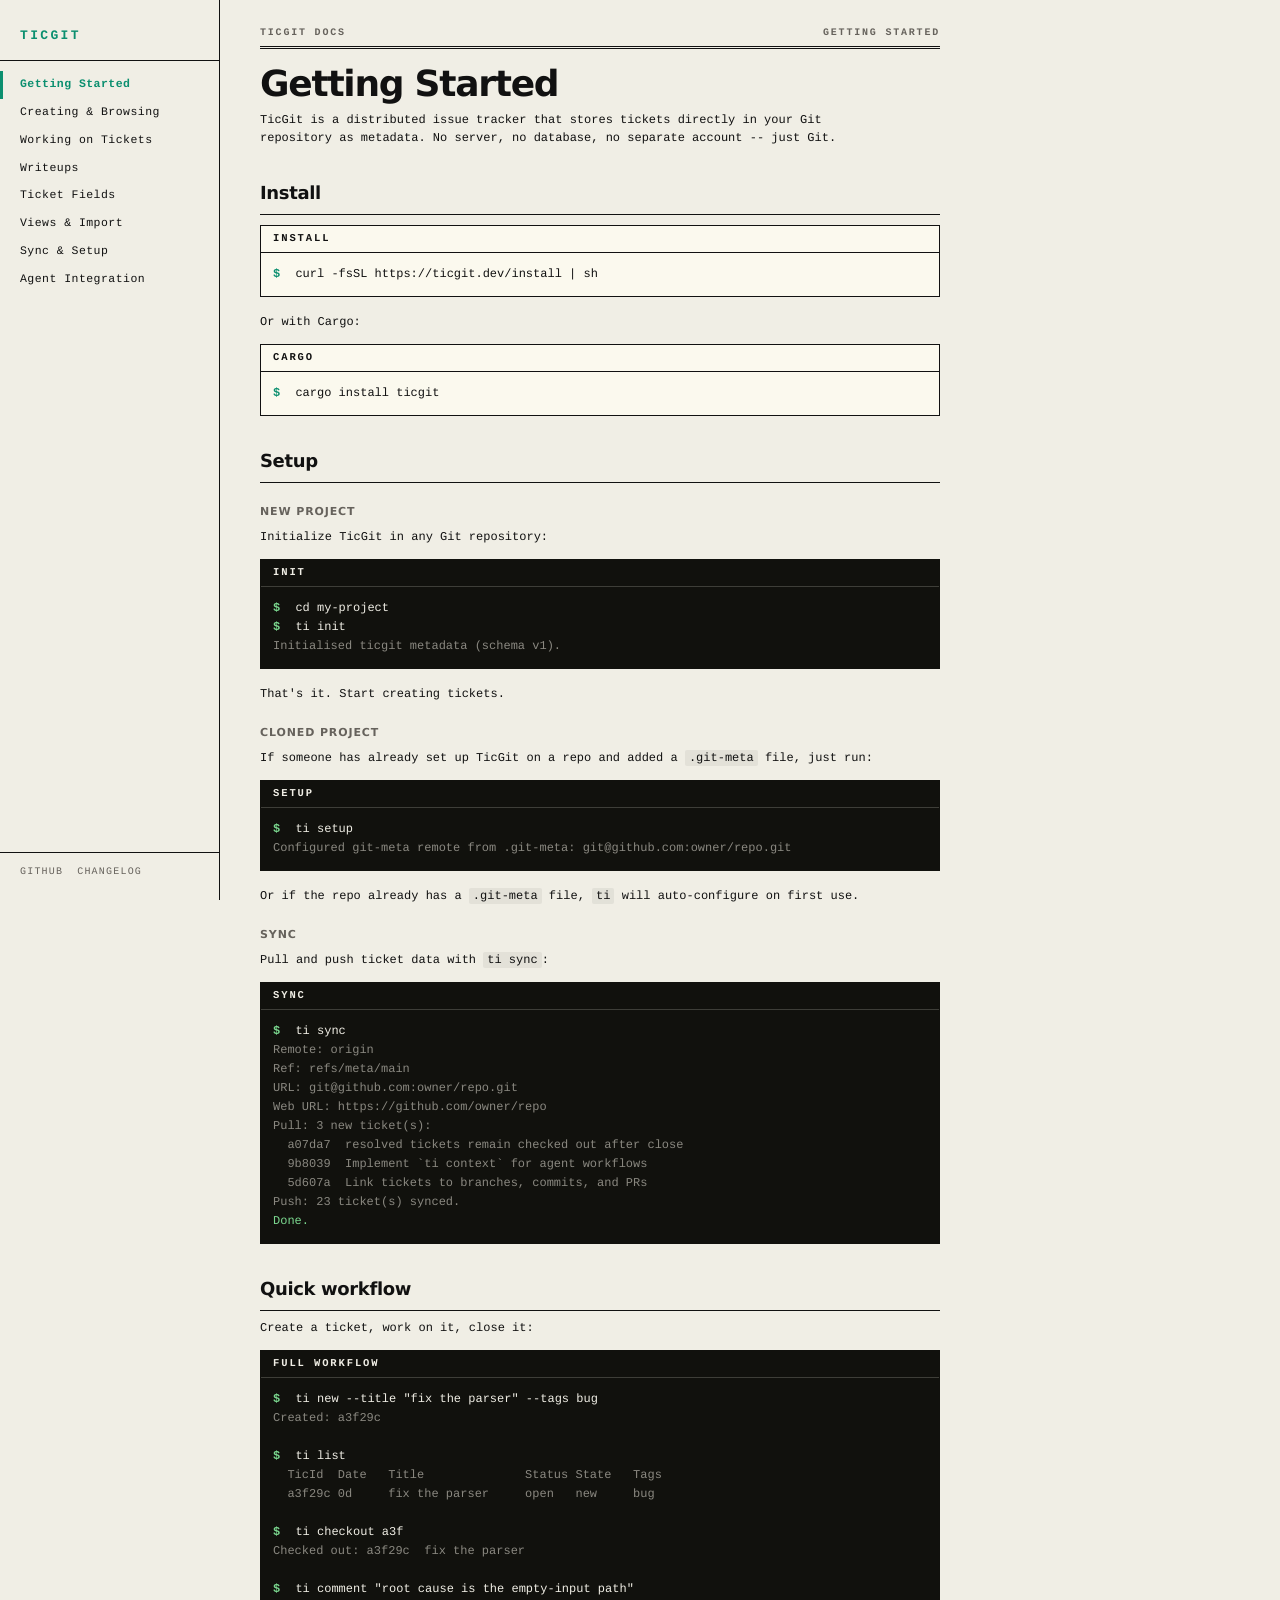
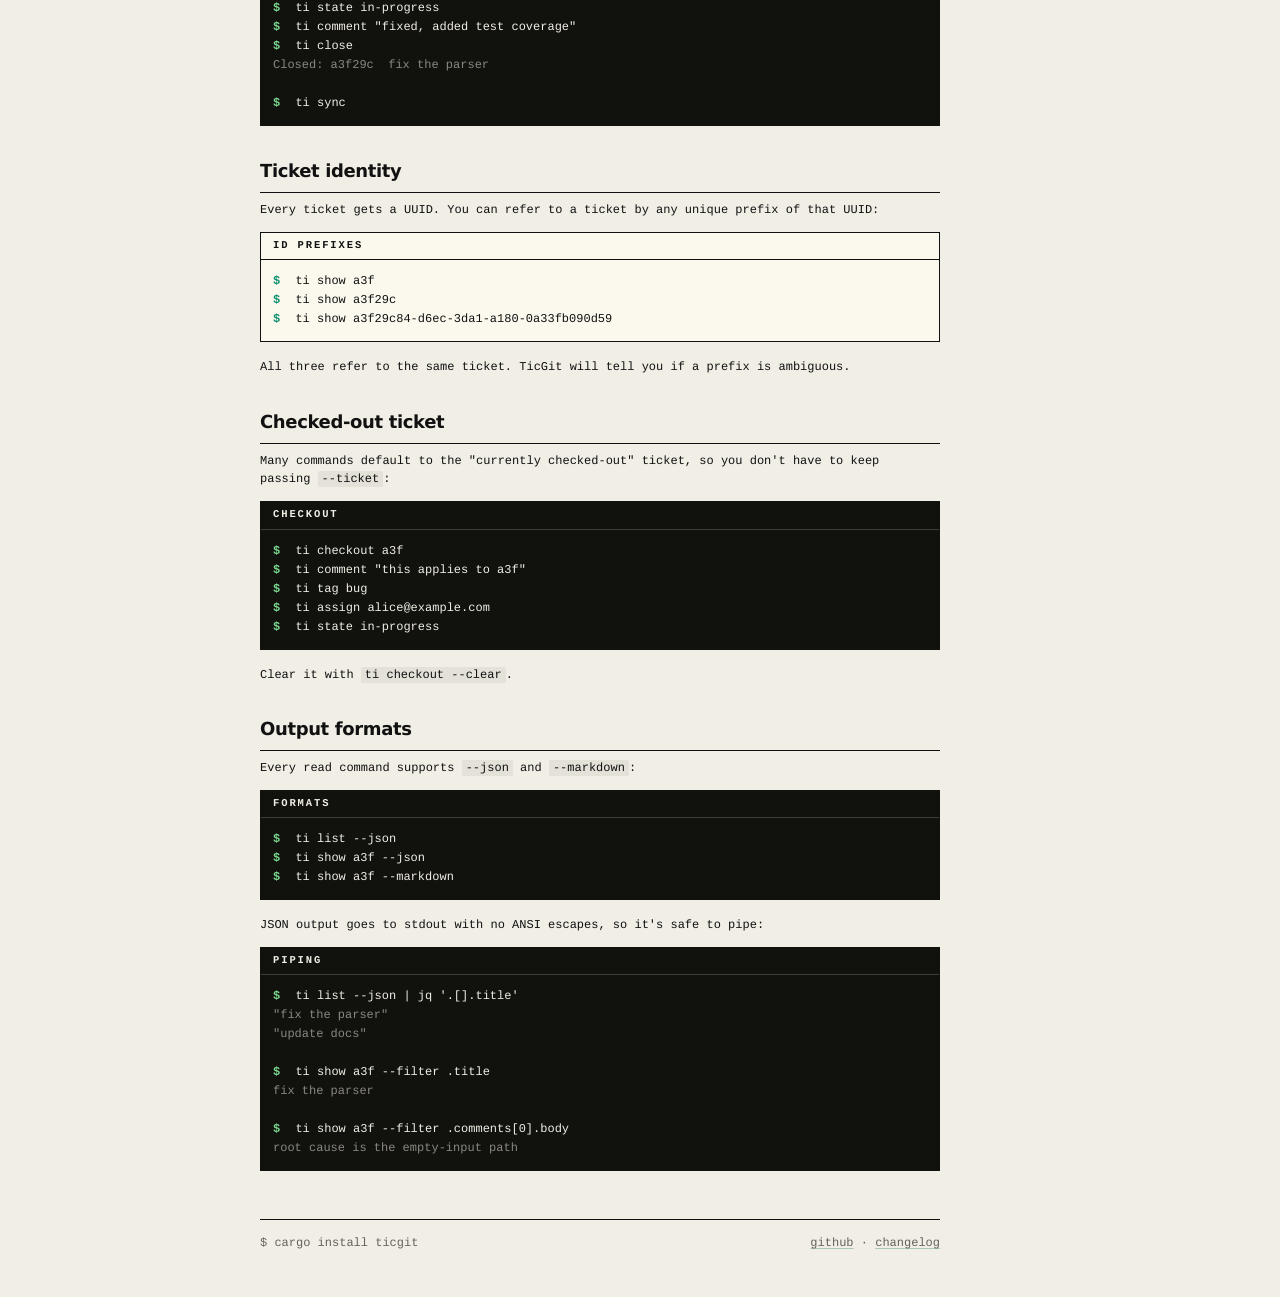
<file: docs/docs/getting-started.html>
<!doctype html>
<html lang="en">
  <head>
    <meta charset="utf-8" />
    <meta name="viewport" content="width=device-width, initial-scale=1" />
    <title>getting started - ticgit docs</title>
    <link rel="stylesheet" href="style.css" />
  </head>
  <body>
    <button class="menu-toggle" onclick="document.querySelector('.sidebar').classList.toggle('open')">MENU</button>
    <div class="layout">
      <nav class="sidebar">
        <a class="sidebar-title" href="../index.html">TICGIT</a>
        <ul>
          <li class="active"><a href="getting-started.html">Getting Started</a></li>
          <li><a href="creating-tickets.html">Creating &amp; Browsing</a></li>
          <li><a href="working-on-tickets.html">Working on Tickets</a></li>
          <li><a href="writeups.html">Writeups</a></li>
          <li><a href="ticket-fields.html">Ticket Fields</a></li>
          <li><a href="views-and-import.html">Views &amp; Import</a></li>
          <li><a href="sync-and-setup.html">Sync &amp; Setup</a></li>
          <li><a href="agents.html">Agent Integration</a></li>
        </ul>
        <div class="sidebar-footer">
          <a href="https://github.com/schacon/ticgit">github</a>
          <a href="https://github.com/schacon/ticgit/releases">changelog</a>
        </div>
      </nav>

      <main class="content">
        <header class="doc-header">
          <div class="topline">
            <span>TICGIT DOCS</span>
            <span>GETTING STARTED</span>
          </div>
        </header>

        <h1>Getting Started</h1>

        <p>TicGit is a distributed issue tracker that stores tickets directly in your Git repository as metadata. No server, no database, no separate account -- just Git.</p>

        <h2>Install</h2>

        <div class="terminal">
          <div class="term-header"><span>INSTALL</span></div>
          <div class="term-body">
            <div class="line"><span class="prompt">$</span> curl -fsSL https://ticgit.dev/install | sh</div>
          </div>
        </div>

        <p>Or with Cargo:</p>

        <div class="terminal">
          <div class="term-header"><span>CARGO</span></div>
          <div class="term-body">
            <div class="line"><span class="prompt">$</span> cargo install ticgit</div>
          </div>
        </div>

        <h2>Setup</h2>

        <h3>New project</h3>
        <p>Initialize TicGit in any Git repository:</p>

        <div class="terminal dark">
          <div class="term-header"><span>INIT</span></div>
          <div class="term-body">
            <div class="line"><span class="prompt">$</span> cd my-project</div>
            <div class="line"><span class="prompt">$</span> ti init</div>
            <div class="line dim">Initialised ticgit metadata (schema v1).</div>
          </div>
        </div>

        <p>That's it. Start creating tickets.</p>

        <h3>Cloned project</h3>
        <p>If someone has already set up TicGit on a repo and added a <code>.git-meta</code> file, just run:</p>

        <div class="terminal dark">
          <div class="term-header"><span>SETUP</span></div>
          <div class="term-body">
            <div class="line"><span class="prompt">$</span> ti setup</div>
            <div class="line dim">Configured git-meta remote from .git-meta: git@github.com:owner/repo.git</div>
          </div>
        </div>

        <p>Or if the repo already has a <code>.git-meta</code> file, <code>ti</code> will auto-configure on first use.</p>

        <h3>Sync</h3>
        <p>Pull and push ticket data with <code>ti sync</code>:</p>

        <div class="terminal dark">
          <div class="term-header"><span>SYNC</span></div>
          <div class="term-body">
            <div class="line"><span class="prompt">$</span> ti sync</div>
            <div class="line dim">Remote: origin</div>
            <div class="line dim">Ref: refs/meta/main</div>
            <div class="line dim">URL: git@github.com:owner/repo.git</div>
            <div class="line dim">Web URL: https://github.com/owner/repo</div>
            <div class="line dim">Pull: 3 new ticket(s):</div>
            <div class="line dim">&nbsp;&nbsp;a07da7&nbsp;&nbsp;resolved tickets remain checked out after close</div>
            <div class="line dim">&nbsp;&nbsp;9b8039&nbsp;&nbsp;Implement `ti context` for agent workflows</div>
            <div class="line dim">&nbsp;&nbsp;5d607a&nbsp;&nbsp;Link tickets to branches, commits, and PRs</div>
            <div class="line dim">Push: 23 ticket(s) synced.</div>
            <div class="line ok">Done.</div>
          </div>
        </div>

        <h2>Quick workflow</h2>
        <p>Create a ticket, work on it, close it:</p>

        <div class="terminal dark">
          <div class="term-header"><span>FULL WORKFLOW</span></div>
          <div class="term-body">
            <div class="line"><span class="prompt">$</span> ti new --title "fix the parser" --tags bug</div>
            <div class="line dim">Created: a3f29c</div>
            <div class="line">&nbsp;</div>
            <div class="line"><span class="prompt">$</span> ti list</div>
            <div class="line dim">&nbsp;&nbsp;TicId&nbsp;&nbsp;Date&nbsp;&nbsp;&nbsp;Title&nbsp;&nbsp;&nbsp;&nbsp;&nbsp;&nbsp;&nbsp;&nbsp;&nbsp;&nbsp;&nbsp;&nbsp;&nbsp;&nbsp;Status&nbsp;State&nbsp;&nbsp;&nbsp;Tags</div>
            <div class="line dim">&nbsp;&nbsp;a3f29c&nbsp;0d&nbsp;&nbsp;&nbsp;&nbsp;&nbsp;fix the parser&nbsp;&nbsp;&nbsp;&nbsp;&nbsp;open&nbsp;&nbsp;&nbsp;new&nbsp;&nbsp;&nbsp;&nbsp;&nbsp;bug</div>
            <div class="line">&nbsp;</div>
            <div class="line"><span class="prompt">$</span> ti checkout a3f</div>
            <div class="line dim">Checked out: a3f29c  fix the parser</div>
            <div class="line">&nbsp;</div>
            <div class="line"><span class="prompt">$</span> ti comment "root cause is the empty-input path"</div>
            <div class="line"><span class="prompt">$</span> ti state in-progress</div>
            <div class="line"><span class="prompt">$</span> ti comment "fixed, added test coverage"</div>
            <div class="line"><span class="prompt">$</span> ti close</div>
            <div class="line dim">Closed: a3f29c  fix the parser</div>
            <div class="line">&nbsp;</div>
            <div class="line"><span class="prompt">$</span> ti sync</div>
          </div>
        </div>

        <h2>Ticket identity</h2>
        <p>Every ticket gets a UUID. You can refer to a ticket by any unique prefix of that UUID:</p>

        <div class="terminal">
          <div class="term-header"><span>ID PREFIXES</span></div>
          <div class="term-body">
            <div class="line"><span class="prompt">$</span> ti show a3f</div>
            <div class="line"><span class="prompt">$</span> ti show a3f29c</div>
            <div class="line"><span class="prompt">$</span> ti show a3f29c84-d6ec-3da1-a180-0a33fb090d59</div>
          </div>
        </div>

        <p>All three refer to the same ticket. TicGit will tell you if a prefix is ambiguous.</p>

        <h2>Checked-out ticket</h2>
        <p>Many commands default to the "currently checked-out" ticket, so you don't have to keep passing <code>--ticket</code>:</p>

        <div class="terminal dark">
          <div class="term-header"><span>CHECKOUT</span></div>
          <div class="term-body">
            <div class="line"><span class="prompt">$</span> ti checkout a3f</div>
            <div class="line"><span class="prompt">$</span> ti comment "this applies to a3f"</div>
            <div class="line"><span class="prompt">$</span> ti tag bug</div>
            <div class="line"><span class="prompt">$</span> ti assign alice@example.com</div>
            <div class="line"><span class="prompt">$</span> ti state in-progress</div>
          </div>
        </div>

        <p>Clear it with <code>ti checkout --clear</code>.</p>

        <h2>Output formats</h2>
        <p>Every read command supports <code>--json</code> and <code>--markdown</code>:</p>

        <div class="terminal dark">
          <div class="term-header"><span>FORMATS</span></div>
          <div class="term-body">
            <div class="line"><span class="prompt">$</span> ti list --json</div>
            <div class="line"><span class="prompt">$</span> ti show a3f --json</div>
            <div class="line"><span class="prompt">$</span> ti show a3f --markdown</div>
          </div>
        </div>

        <p>JSON output goes to stdout with no ANSI escapes, so it's safe to pipe:</p>

        <div class="terminal dark">
          <div class="term-header"><span>PIPING</span></div>
          <div class="term-body">
            <div class="line"><span class="prompt">$</span> ti list --json | jq '.[].title'</div>
            <div class="line dim">"fix the parser"</div>
            <div class="line dim">"update docs"</div>
            <div class="line">&nbsp;</div>
            <div class="line"><span class="prompt">$</span> ti show a3f --filter .title</div>
            <div class="line dim">fix the parser</div>
            <div class="line">&nbsp;</div>
            <div class="line"><span class="prompt">$</span> ti show a3f --filter .comments[0].body</div>
            <div class="line dim">root cause is the empty-input path</div>
          </div>
        </div>

        <footer class="doc-footer">
          <span>$ cargo install ticgit</span>
          <span><a href="https://github.com/schacon/ticgit">github</a> &middot; <a href="https://github.com/schacon/ticgit/releases">changelog</a></span>
        </footer>
      </main>
    </div>
  </body>
</html>
</file>
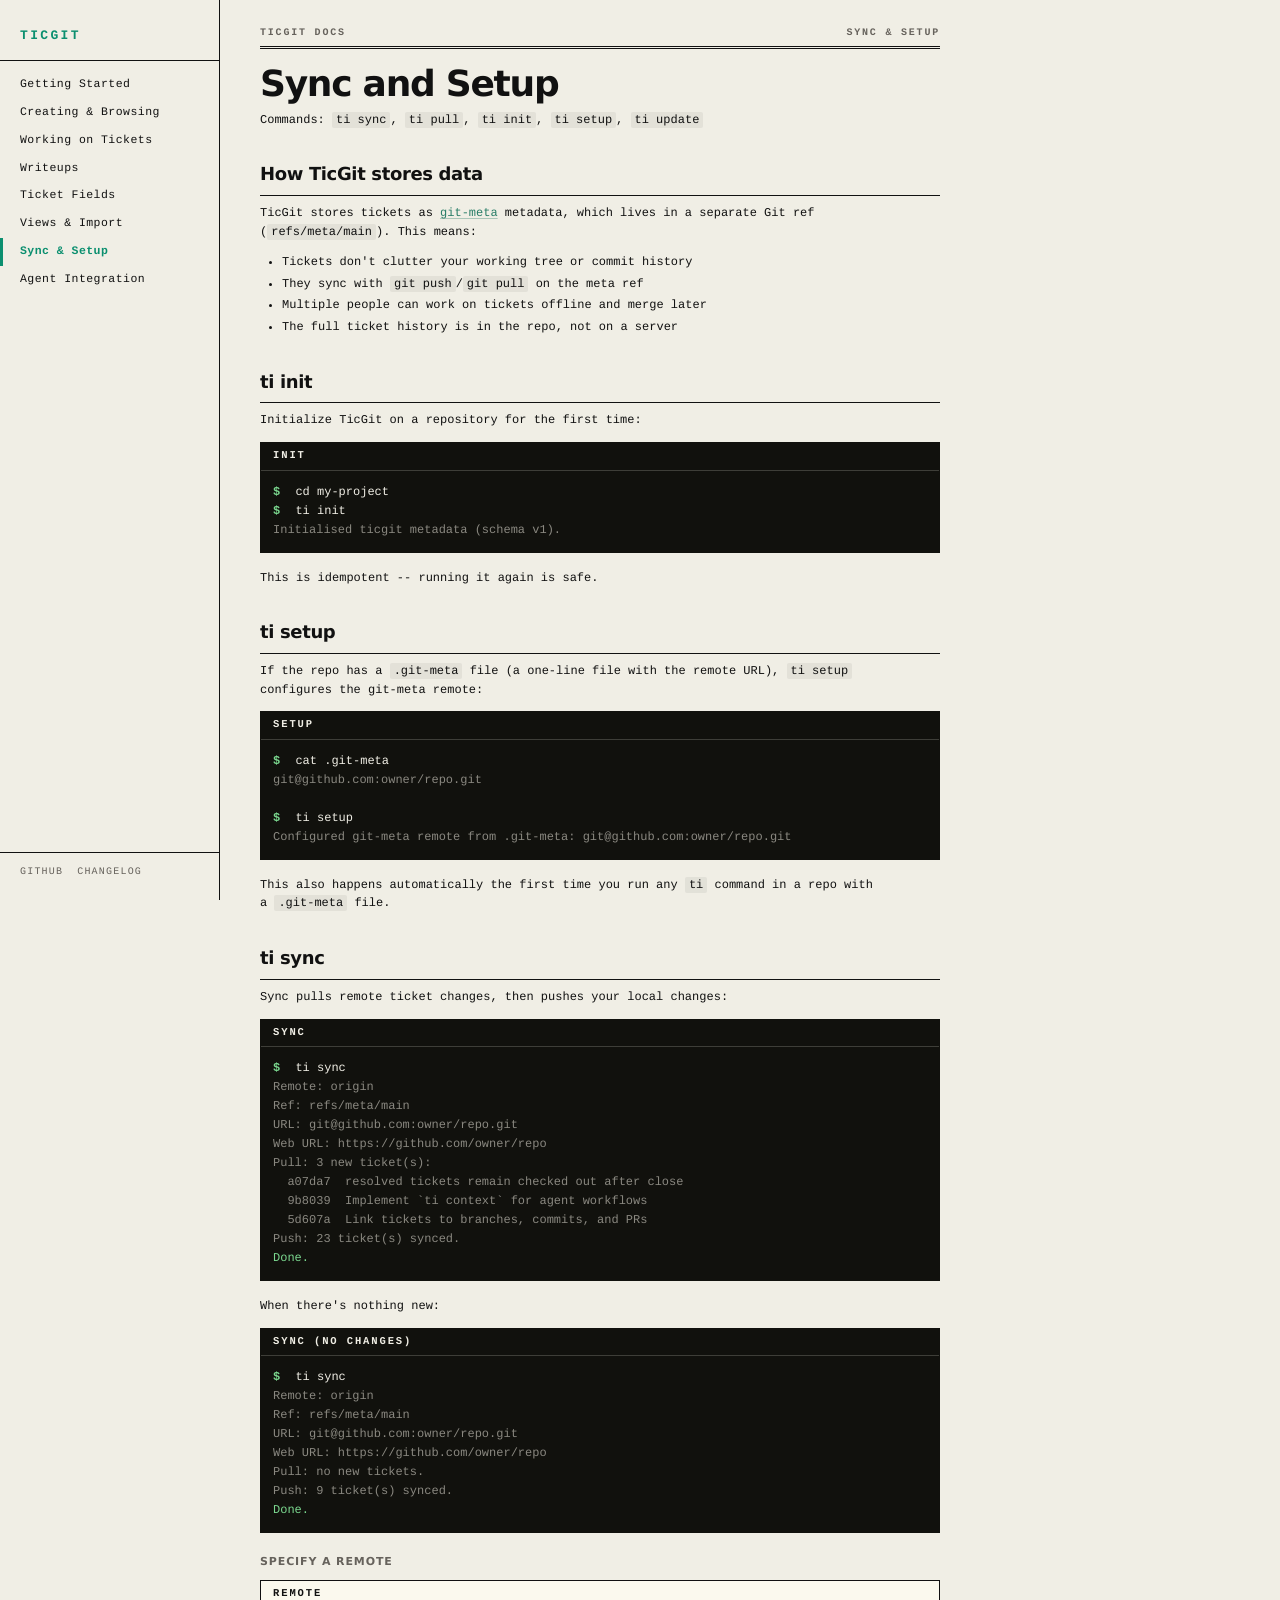
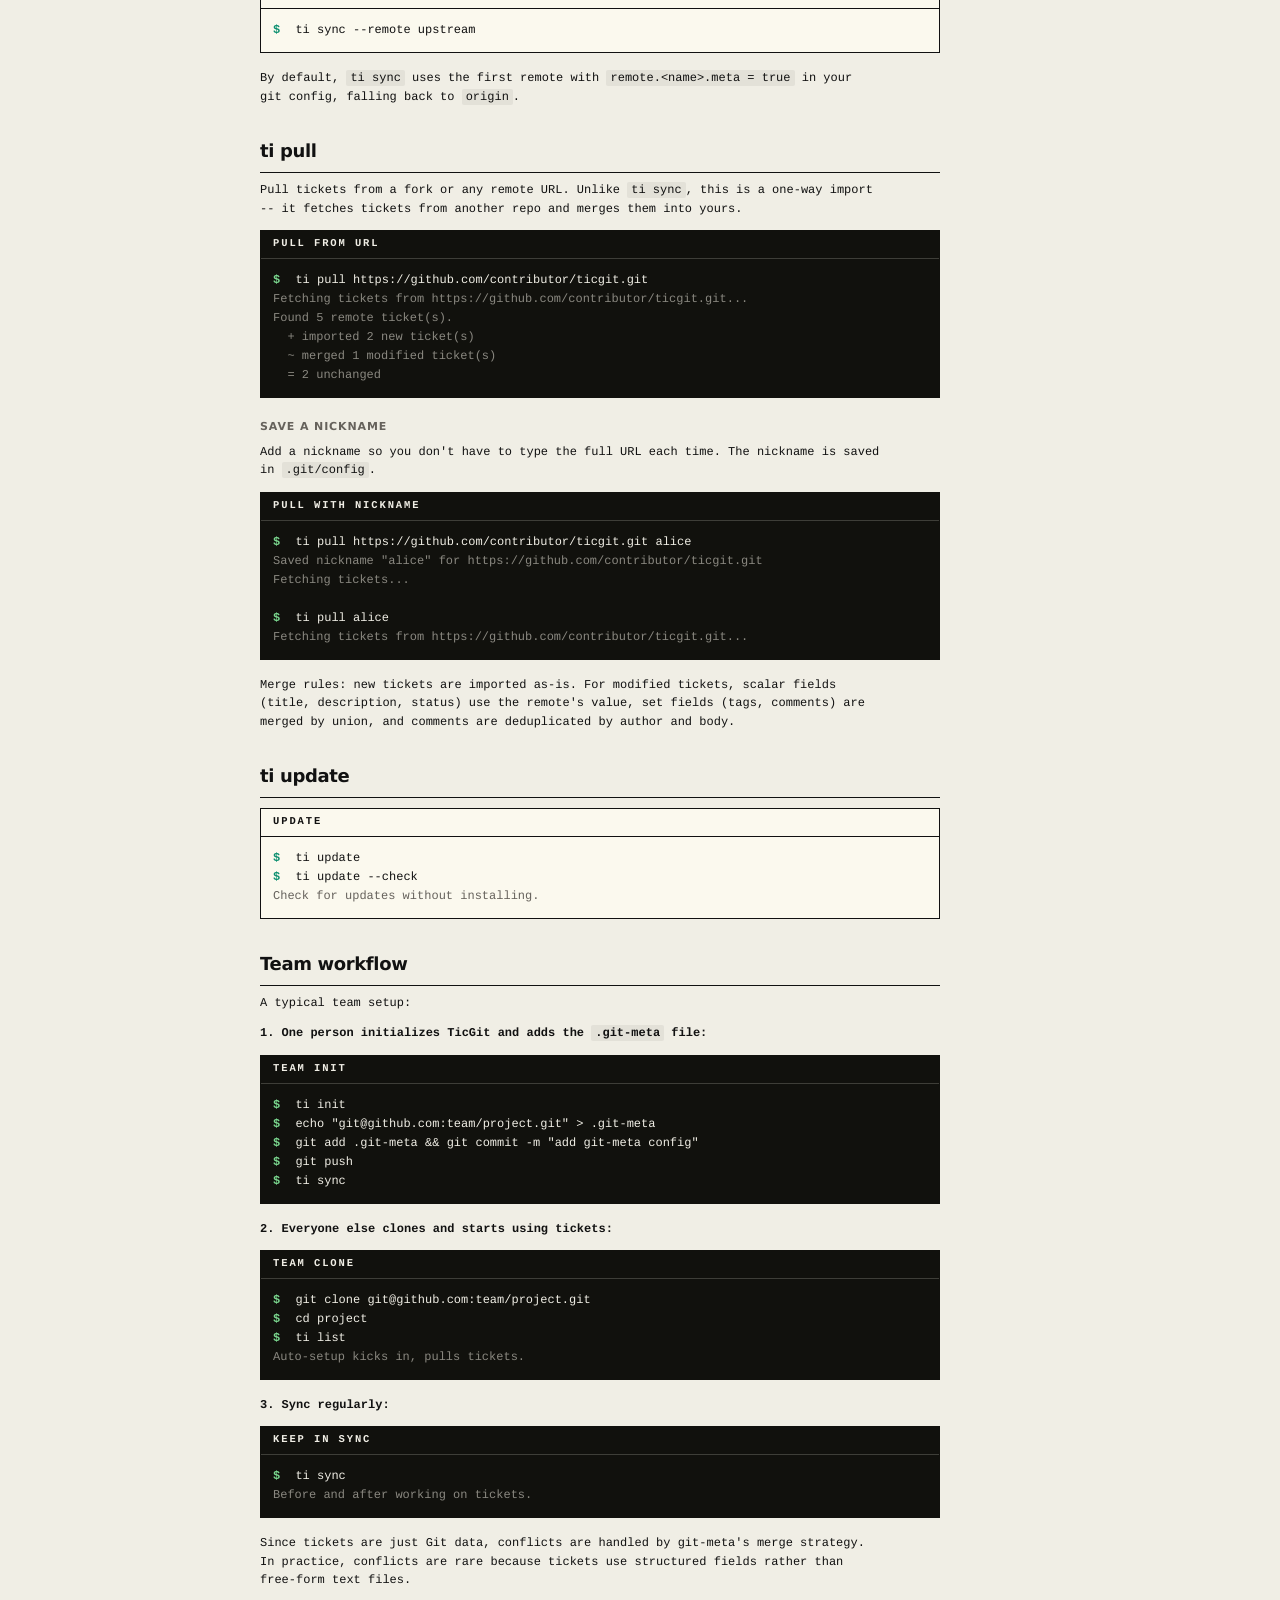
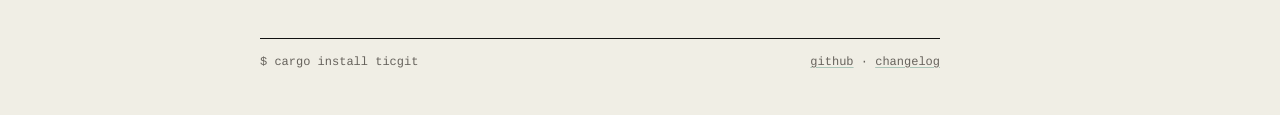
<file: docs/docs/sync-and-setup.html>
<!doctype html>
<html lang="en">
  <head>
    <meta charset="utf-8" />
    <meta name="viewport" content="width=device-width, initial-scale=1" />
    <title>sync &amp; setup - ticgit docs</title>
    <link rel="stylesheet" href="style.css" />
  </head>
  <body>
    <button class="menu-toggle" onclick="document.querySelector('.sidebar').classList.toggle('open')">MENU</button>
    <div class="layout">
      <nav class="sidebar">
        <a class="sidebar-title" href="../index.html">TICGIT</a>
        <ul>
          <li><a href="getting-started.html">Getting Started</a></li>
          <li><a href="creating-tickets.html">Creating &amp; Browsing</a></li>
          <li><a href="working-on-tickets.html">Working on Tickets</a></li>
          <li><a href="writeups.html">Writeups</a></li>
          <li><a href="ticket-fields.html">Ticket Fields</a></li>
          <li><a href="views-and-import.html">Views &amp; Import</a></li>
          <li class="active"><a href="sync-and-setup.html">Sync &amp; Setup</a></li>
          <li><a href="agents.html">Agent Integration</a></li>
        </ul>
        <div class="sidebar-footer">
          <a href="https://github.com/schacon/ticgit">github</a>
          <a href="https://github.com/schacon/ticgit/releases">changelog</a>
        </div>
      </nav>

      <main class="content">
        <header class="doc-header">
          <div class="topline">
            <span>TICGIT DOCS</span>
            <span>SYNC &amp; SETUP</span>
          </div>
        </header>

        <h1>Sync and Setup</h1>
        <p>Commands: <code>ti sync</code>, <code>ti pull</code>, <code>ti init</code>, <code>ti setup</code>, <code>ti update</code></p>

        <h2>How TicGit stores data</h2>
        <p>TicGit stores tickets as <a href="https://git-meta.com">git-meta</a> metadata, which lives in a separate Git ref (<code>refs/meta/main</code>). This means:</p>
        <ul>
          <li>Tickets don't clutter your working tree or commit history</li>
          <li>They sync with <code>git push</code>/<code>git pull</code> on the meta ref</li>
          <li>Multiple people can work on tickets offline and merge later</li>
          <li>The full ticket history is in the repo, not on a server</li>
        </ul>

        <h2>ti init</h2>
        <p>Initialize TicGit on a repository for the first time:</p>

        <div class="terminal dark">
          <div class="term-header"><span>INIT</span></div>
          <div class="term-body">
            <div class="line"><span class="prompt">$</span> cd my-project</div>
            <div class="line"><span class="prompt">$</span> ti init</div>
            <div class="line dim">Initialised ticgit metadata (schema v1).</div>
          </div>
        </div>
        <p>This is idempotent -- running it again is safe.</p>

        <h2>ti setup</h2>
        <p>If the repo has a <code>.git-meta</code> file (a one-line file with the remote URL), <code>ti setup</code> configures the git-meta remote:</p>

        <div class="terminal dark">
          <div class="term-header"><span>SETUP</span></div>
          <div class="term-body">
            <div class="line"><span class="prompt">$</span> cat .git-meta</div>
            <div class="line dim">git@github.com:owner/repo.git</div>
            <div class="line">&nbsp;</div>
            <div class="line"><span class="prompt">$</span> ti setup</div>
            <div class="line dim">Configured git-meta remote from .git-meta: git@github.com:owner/repo.git</div>
          </div>
        </div>
        <p>This also happens automatically the first time you run any <code>ti</code> command in a repo with a <code>.git-meta</code> file.</p>

        <h2>ti sync</h2>
        <p>Sync pulls remote ticket changes, then pushes your local changes:</p>

        <div class="terminal dark">
          <div class="term-header"><span>SYNC</span></div>
          <div class="term-body">
            <div class="line"><span class="prompt">$</span> ti sync</div>
            <div class="line dim">Remote: origin</div>
            <div class="line dim">Ref: refs/meta/main</div>
            <div class="line dim">URL: git@github.com:owner/repo.git</div>
            <div class="line dim">Web URL: https://github.com/owner/repo</div>
            <div class="line dim">Pull: 3 new ticket(s):</div>
            <div class="line dim">&nbsp;&nbsp;a07da7&nbsp;&nbsp;resolved tickets remain checked out after close</div>
            <div class="line dim">&nbsp;&nbsp;9b8039&nbsp;&nbsp;Implement `ti context` for agent workflows</div>
            <div class="line dim">&nbsp;&nbsp;5d607a&nbsp;&nbsp;Link tickets to branches, commits, and PRs</div>
            <div class="line dim">Push: 23 ticket(s) synced.</div>
            <div class="line ok">Done.</div>
          </div>
        </div>

        <p>When there's nothing new:</p>

        <div class="terminal dark">
          <div class="term-header"><span>SYNC (NO CHANGES)</span></div>
          <div class="term-body">
            <div class="line"><span class="prompt">$</span> ti sync</div>
            <div class="line dim">Remote: origin</div>
            <div class="line dim">Ref: refs/meta/main</div>
            <div class="line dim">URL: git@github.com:owner/repo.git</div>
            <div class="line dim">Web URL: https://github.com/owner/repo</div>
            <div class="line dim">Pull: no new tickets.</div>
            <div class="line dim">Push: 9 ticket(s) synced.</div>
            <div class="line ok">Done.</div>
          </div>
        </div>

        <h3>Specify a remote</h3>
        <div class="terminal">
          <div class="term-header"><span>REMOTE</span></div>
          <div class="term-body">
            <div class="line"><span class="prompt">$</span> ti sync --remote upstream</div>
          </div>
        </div>
        <p>By default, <code>ti sync</code> uses the first remote with <code>remote.&lt;name&gt;.meta = true</code> in your git config, falling back to <code>origin</code>.</p>

        <h2>ti pull</h2>
        <p>Pull tickets from a fork or any remote URL. Unlike <code>ti sync</code>, this is a one-way import -- it fetches tickets from another repo and merges them into yours.</p>

        <div class="terminal dark">
          <div class="term-header"><span>PULL FROM URL</span></div>
          <div class="term-body">
            <div class="line"><span class="prompt">$</span> ti pull https://github.com/contributor/ticgit.git</div>
            <div class="line dim">Fetching tickets from https://github.com/contributor/ticgit.git...</div>
            <div class="line dim">Found 5 remote ticket(s).</div>
            <div class="line dim">&nbsp;&nbsp;+ imported 2 new ticket(s)</div>
            <div class="line dim">&nbsp;&nbsp;~ merged 1 modified ticket(s)</div>
            <div class="line dim">&nbsp;&nbsp;= 2 unchanged</div>
          </div>
        </div>

        <h3>Save a nickname</h3>
        <p>Add a nickname so you don't have to type the full URL each time. The nickname is saved in <code>.git/config</code>.</p>

        <div class="terminal dark">
          <div class="term-header"><span>PULL WITH NICKNAME</span></div>
          <div class="term-body">
            <div class="line"><span class="prompt">$</span> ti pull https://github.com/contributor/ticgit.git alice</div>
            <div class="line dim">Saved nickname "alice" for https://github.com/contributor/ticgit.git</div>
            <div class="line dim">Fetching tickets...</div>
            <div class="line">&nbsp;</div>
            <div class="line"><span class="prompt">$</span> ti pull alice</div>
            <div class="line dim">Fetching tickets from https://github.com/contributor/ticgit.git...</div>
          </div>
        </div>

        <p>Merge rules: new tickets are imported as-is. For modified tickets, scalar fields (title, description, status) use the remote's value, set fields (tags, comments) are merged by union, and comments are deduplicated by author and body.</p>

        <h2>ti update</h2>
        <div class="terminal">
          <div class="term-header"><span>UPDATE</span></div>
          <div class="term-body">
            <div class="line"><span class="prompt">$</span> ti update</div>
            <div class="line"><span class="prompt">$</span> ti update --check</div>
            <div class="line dim">Check for updates without installing.</div>
          </div>
        </div>

        <h2>Team workflow</h2>
        <p>A typical team setup:</p>

        <p><strong>1. One person initializes TicGit and adds the <code>.git-meta</code> file:</strong></p>

        <div class="terminal dark">
          <div class="term-header"><span>TEAM INIT</span></div>
          <div class="term-body">
            <div class="line"><span class="prompt">$</span> ti init</div>
            <div class="line"><span class="prompt">$</span> echo "git@github.com:team/project.git" > .git-meta</div>
            <div class="line"><span class="prompt">$</span> git add .git-meta && git commit -m "add git-meta config"</div>
            <div class="line"><span class="prompt">$</span> git push</div>
            <div class="line"><span class="prompt">$</span> ti sync</div>
          </div>
        </div>

        <p><strong>2. Everyone else clones and starts using tickets:</strong></p>

        <div class="terminal dark">
          <div class="term-header"><span>TEAM CLONE</span></div>
          <div class="term-body">
            <div class="line"><span class="prompt">$</span> git clone git@github.com:team/project.git</div>
            <div class="line"><span class="prompt">$</span> cd project</div>
            <div class="line"><span class="prompt">$</span> ti list</div>
            <div class="line dim">Auto-setup kicks in, pulls tickets.</div>
          </div>
        </div>

        <p><strong>3. Sync regularly:</strong></p>

        <div class="terminal dark">
          <div class="term-header"><span>KEEP IN SYNC</span></div>
          <div class="term-body">
            <div class="line"><span class="prompt">$</span> ti sync</div>
            <div class="line dim">Before and after working on tickets.</div>
          </div>
        </div>

        <p>Since tickets are just Git data, conflicts are handled by git-meta's merge strategy. In practice, conflicts are rare because tickets use structured fields rather than free-form text files.</p>

        <footer class="doc-footer">
          <span>$ cargo install ticgit</span>
          <span><a href="https://github.com/schacon/ticgit">github</a> &middot; <a href="https://github.com/schacon/ticgit/releases">changelog</a></span>
        </footer>
      </main>
    </div>
  </body>
</html>
</file>
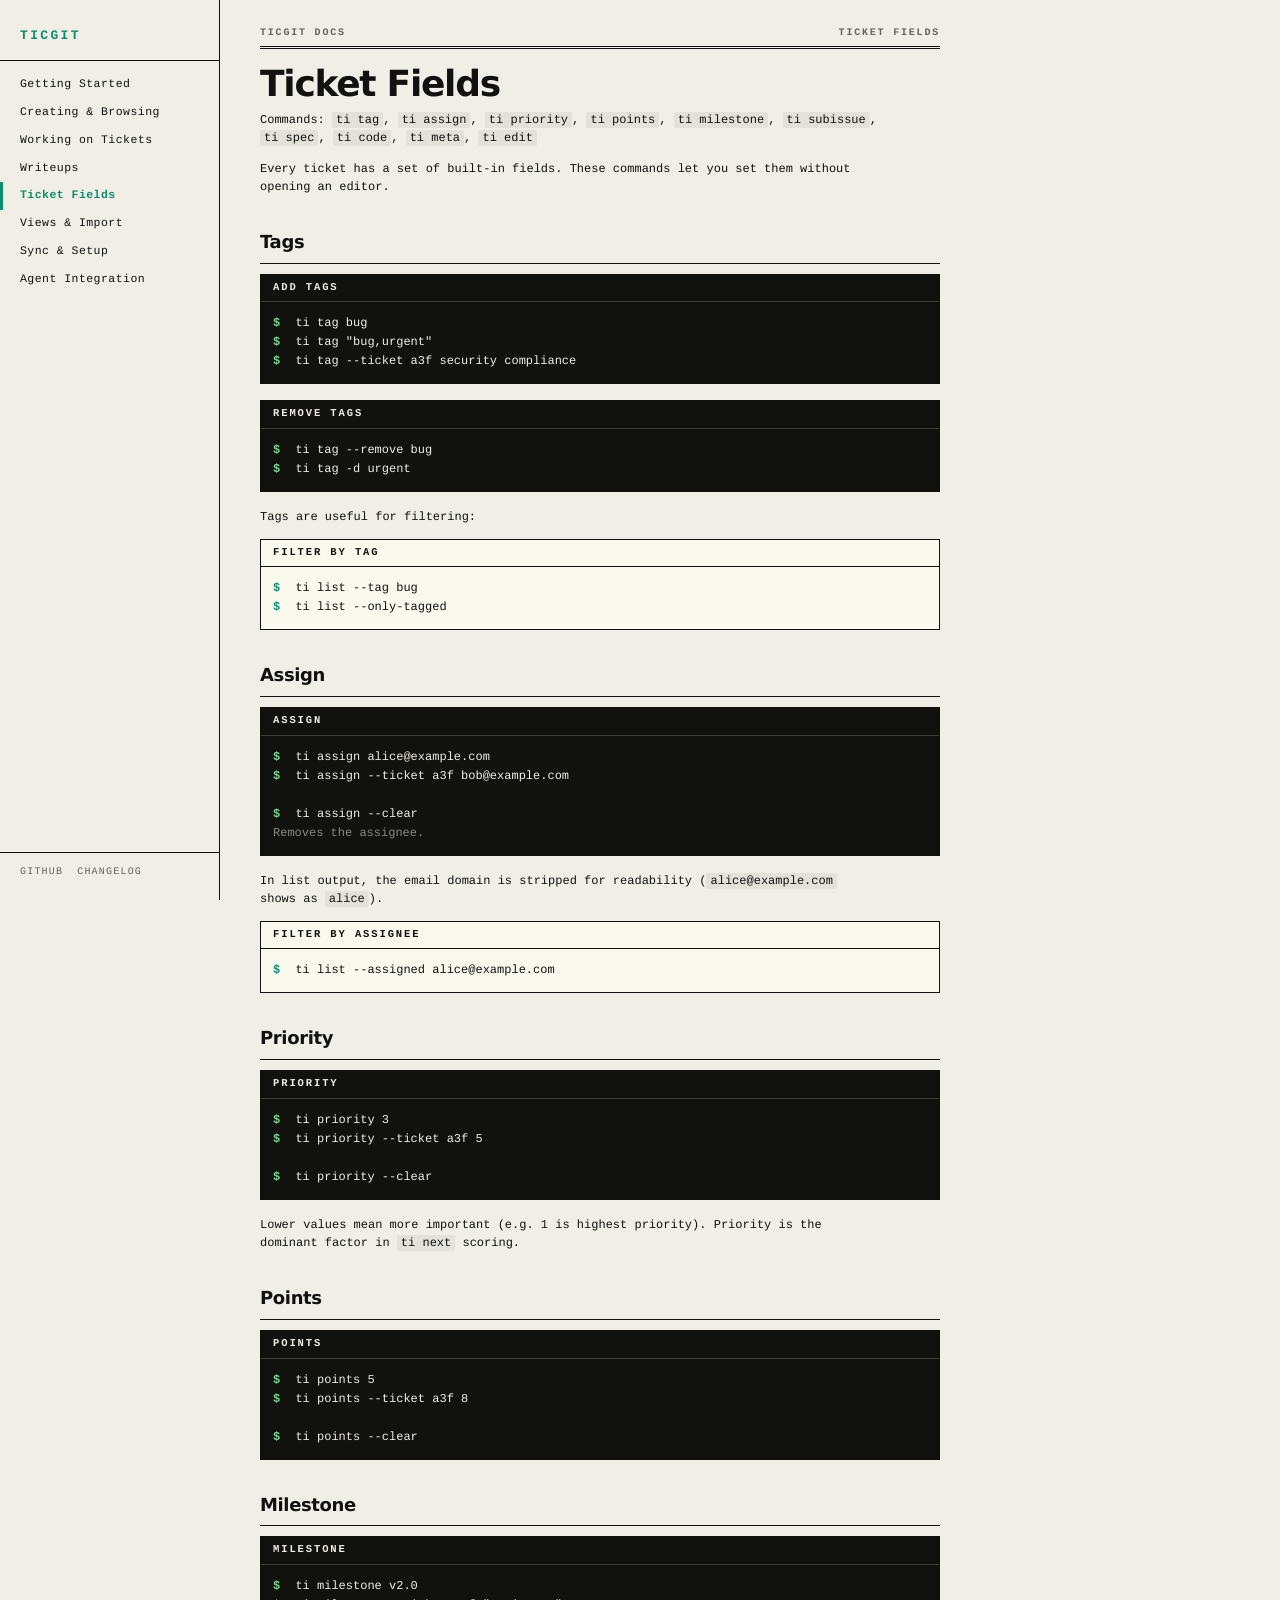
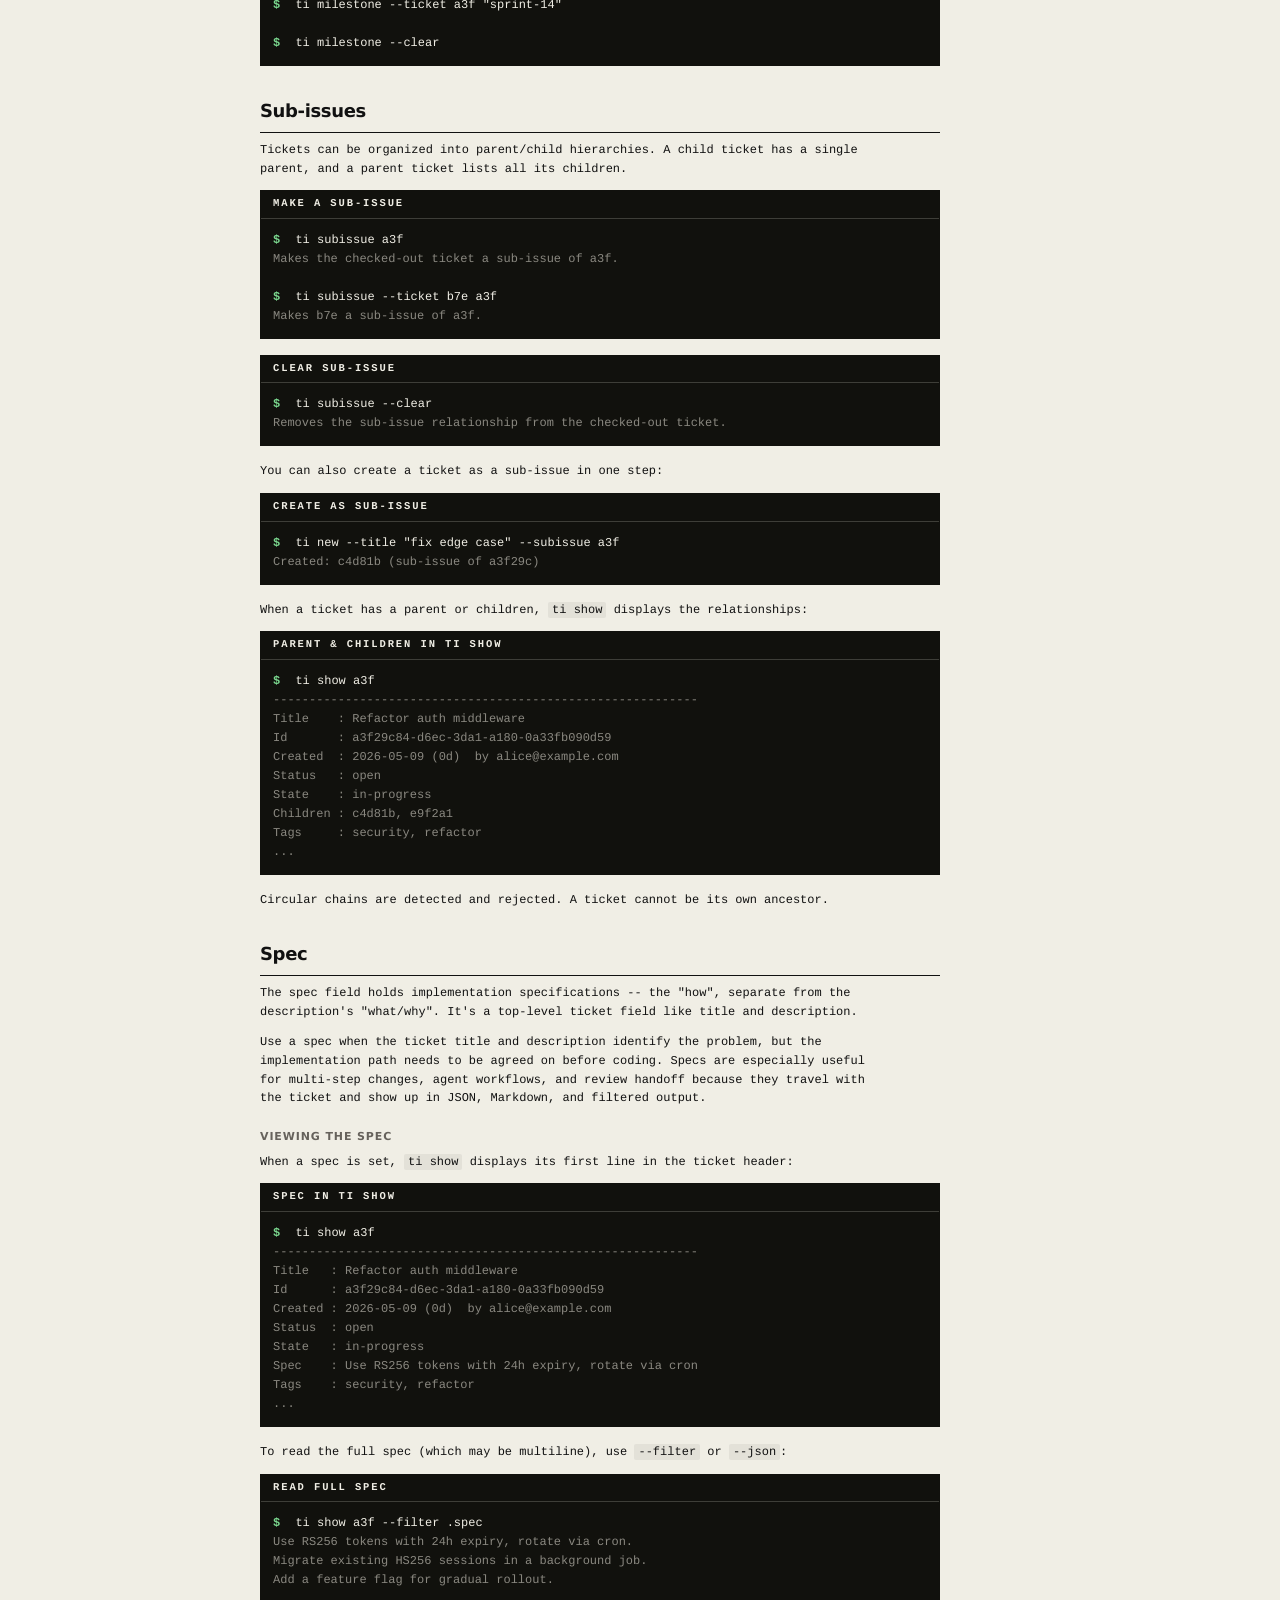
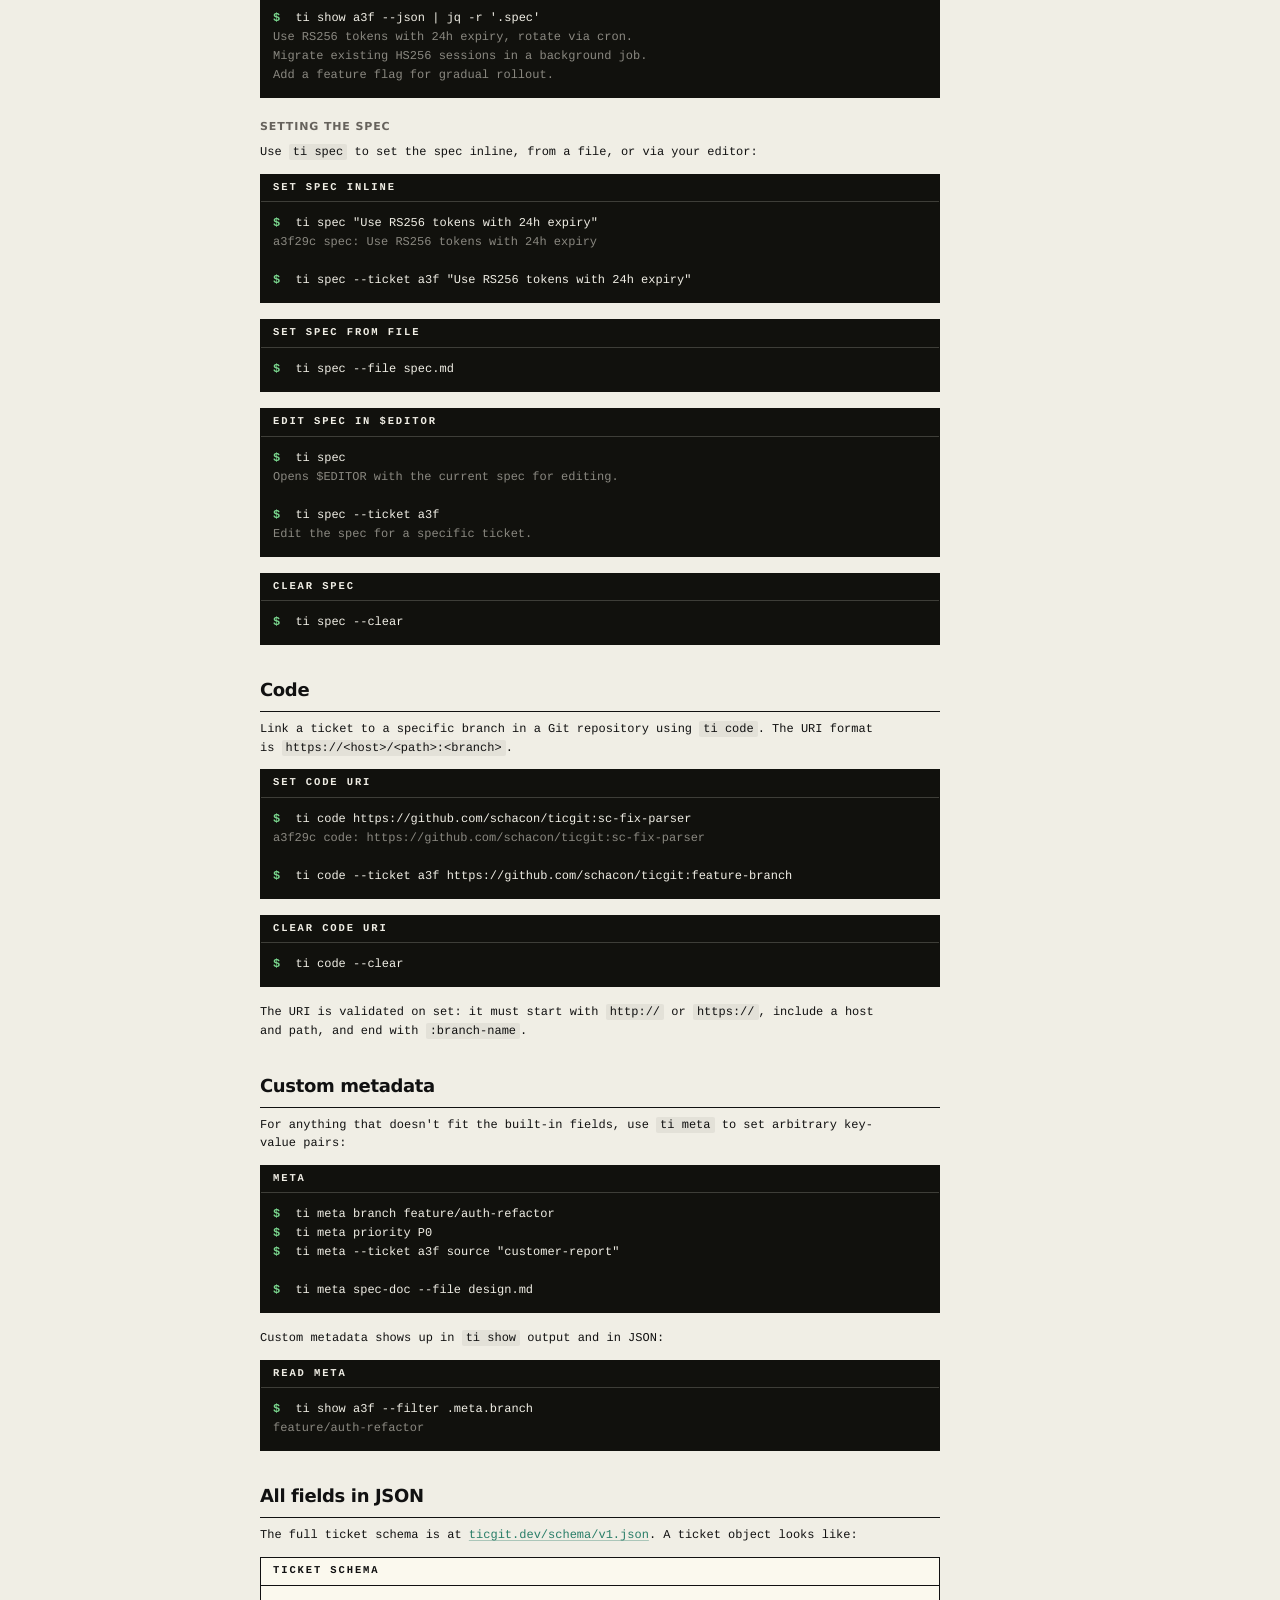
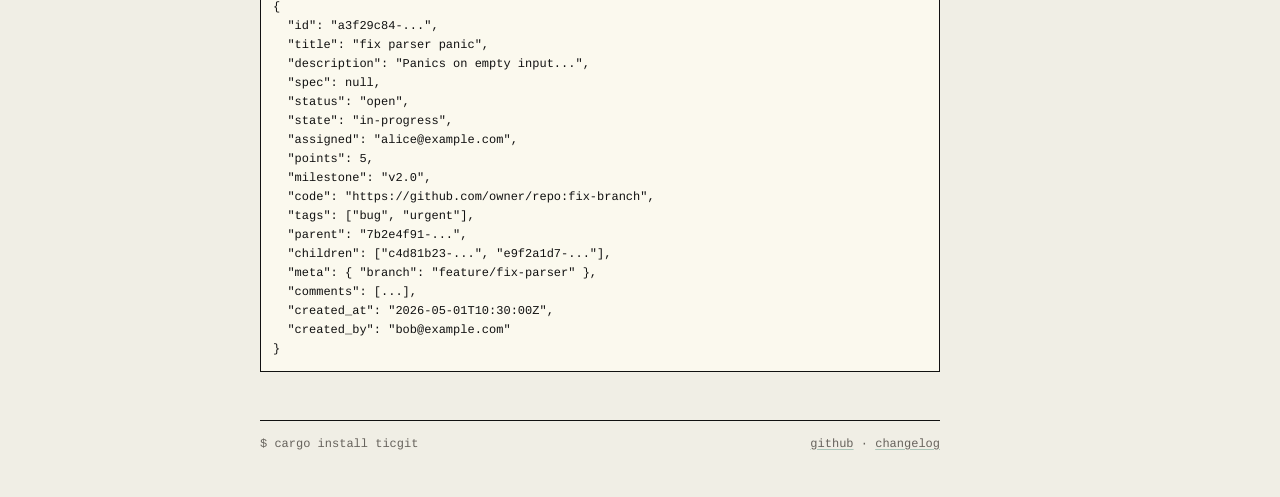
<file: docs/docs/ticket-fields.html>
<!doctype html>
<html lang="en">
  <head>
    <meta charset="utf-8" />
    <meta name="viewport" content="width=device-width, initial-scale=1" />
    <title>ticket fields - ticgit docs</title>
    <link rel="stylesheet" href="style.css" />
  </head>
  <body>
    <button class="menu-toggle" onclick="document.querySelector('.sidebar').classList.toggle('open')">MENU</button>
    <div class="layout">
      <nav class="sidebar">
        <a class="sidebar-title" href="../index.html">TICGIT</a>
        <ul>
          <li><a href="getting-started.html">Getting Started</a></li>
          <li><a href="creating-tickets.html">Creating &amp; Browsing</a></li>
          <li><a href="working-on-tickets.html">Working on Tickets</a></li>
          <li><a href="writeups.html">Writeups</a></li>
          <li class="active"><a href="ticket-fields.html">Ticket Fields</a></li>
          <li><a href="views-and-import.html">Views &amp; Import</a></li>
          <li><a href="sync-and-setup.html">Sync &amp; Setup</a></li>
          <li><a href="agents.html">Agent Integration</a></li>
        </ul>
        <div class="sidebar-footer">
          <a href="https://github.com/schacon/ticgit">github</a>
          <a href="https://github.com/schacon/ticgit/releases">changelog</a>
        </div>
      </nav>

      <main class="content">
        <header class="doc-header">
          <div class="topline">
            <span>TICGIT DOCS</span>
            <span>TICKET FIELDS</span>
          </div>
        </header>

        <h1>Ticket Fields</h1>
        <p>Commands: <code>ti tag</code>, <code>ti assign</code>, <code>ti priority</code>, <code>ti points</code>, <code>ti milestone</code>, <code>ti subissue</code>, <code>ti spec</code>, <code>ti code</code>, <code>ti meta</code>, <code>ti edit</code></p>
        <p>Every ticket has a set of built-in fields. These commands let you set them without opening an editor.</p>

        <h2>Tags</h2>

        <div class="terminal dark">
          <div class="term-header"><span>ADD TAGS</span></div>
          <div class="term-body">
            <div class="line"><span class="prompt">$</span> ti tag bug</div>
            <div class="line"><span class="prompt">$</span> ti tag "bug,urgent"</div>
            <div class="line"><span class="prompt">$</span> ti tag --ticket a3f security compliance</div>
          </div>
        </div>

        <div class="terminal dark">
          <div class="term-header"><span>REMOVE TAGS</span></div>
          <div class="term-body">
            <div class="line"><span class="prompt">$</span> ti tag --remove bug</div>
            <div class="line"><span class="prompt">$</span> ti tag -d urgent</div>
          </div>
        </div>

        <p>Tags are useful for filtering:</p>
        <div class="terminal">
          <div class="term-header"><span>FILTER BY TAG</span></div>
          <div class="term-body">
            <div class="line"><span class="prompt">$</span> ti list --tag bug</div>
            <div class="line"><span class="prompt">$</span> ti list --only-tagged</div>
          </div>
        </div>

        <h2>Assign</h2>

        <div class="terminal dark">
          <div class="term-header"><span>ASSIGN</span></div>
          <div class="term-body">
            <div class="line"><span class="prompt">$</span> ti assign alice@example.com</div>
            <div class="line"><span class="prompt">$</span> ti assign --ticket a3f bob@example.com</div>
            <div class="line">&nbsp;</div>
            <div class="line"><span class="prompt">$</span> ti assign --clear</div>
            <div class="line dim">Removes the assignee.</div>
          </div>
        </div>

        <p>In list output, the email domain is stripped for readability (<code>alice@example.com</code> shows as <code>alice</code>).</p>

        <div class="terminal">
          <div class="term-header"><span>FILTER BY ASSIGNEE</span></div>
          <div class="term-body">
            <div class="line"><span class="prompt">$</span> ti list --assigned alice@example.com</div>
          </div>
        </div>

        <h2>Priority</h2>

        <div class="terminal dark">
          <div class="term-header"><span>PRIORITY</span></div>
          <div class="term-body">
            <div class="line"><span class="prompt">$</span> ti priority 3</div>
            <div class="line"><span class="prompt">$</span> ti priority --ticket a3f 5</div>
            <div class="line">&nbsp;</div>
            <div class="line"><span class="prompt">$</span> ti priority --clear</div>
          </div>
        </div>

        <p>Lower values mean more important (e.g. 1 is highest priority). Priority is the dominant factor in <code>ti next</code> scoring.</p>

        <h2>Points</h2>

        <div class="terminal dark">
          <div class="term-header"><span>POINTS</span></div>
          <div class="term-body">
            <div class="line"><span class="prompt">$</span> ti points 5</div>
            <div class="line"><span class="prompt">$</span> ti points --ticket a3f 8</div>
            <div class="line">&nbsp;</div>
            <div class="line"><span class="prompt">$</span> ti points --clear</div>
          </div>
        </div>

        <h2>Milestone</h2>

        <div class="terminal dark">
          <div class="term-header"><span>MILESTONE</span></div>
          <div class="term-body">
            <div class="line"><span class="prompt">$</span> ti milestone v2.0</div>
            <div class="line"><span class="prompt">$</span> ti milestone --ticket a3f "sprint-14"</div>
            <div class="line">&nbsp;</div>
            <div class="line"><span class="prompt">$</span> ti milestone --clear</div>
          </div>
        </div>

        <h2>Sub-issues</h2>
        <p>Tickets can be organized into parent/child hierarchies. A child ticket has a single parent, and a parent ticket lists all its children.</p>

        <div class="terminal dark">
          <div class="term-header"><span>MAKE A SUB-ISSUE</span></div>
          <div class="term-body">
            <div class="line"><span class="prompt">$</span> ti subissue a3f</div>
            <div class="line dim">Makes the checked-out ticket a sub-issue of a3f.</div>
            <div class="line">&nbsp;</div>
            <div class="line"><span class="prompt">$</span> ti subissue --ticket b7e a3f</div>
            <div class="line dim">Makes b7e a sub-issue of a3f.</div>
          </div>
        </div>

        <div class="terminal dark">
          <div class="term-header"><span>CLEAR SUB-ISSUE</span></div>
          <div class="term-body">
            <div class="line"><span class="prompt">$</span> ti subissue --clear</div>
            <div class="line dim">Removes the sub-issue relationship from the checked-out ticket.</div>
          </div>
        </div>

        <p>You can also create a ticket as a sub-issue in one step:</p>
        <div class="terminal dark">
          <div class="term-header"><span>CREATE AS SUB-ISSUE</span></div>
          <div class="term-body">
            <div class="line"><span class="prompt">$</span> ti new --title "fix edge case" --subissue a3f</div>
            <div class="line dim">Created: c4d81b (sub-issue of a3f29c)</div>
          </div>
        </div>

        <p>When a ticket has a parent or children, <code>ti show</code> displays the relationships:</p>
        <div class="terminal dark">
          <div class="term-header"><span>PARENT &amp; CHILDREN IN TI SHOW</span></div>
          <div class="term-body">
            <div class="line"><span class="prompt">$</span> ti show a3f</div>
            <div class="line dim">-----------------------------------------------------------</div>
            <div class="line dim">Title&nbsp;&nbsp;&nbsp;&nbsp;: Refactor auth middleware</div>
            <div class="line dim">Id&nbsp;&nbsp;&nbsp;&nbsp;&nbsp;&nbsp;&nbsp;: a3f29c84-d6ec-3da1-a180-0a33fb090d59</div>
            <div class="line dim">Created&nbsp;&nbsp;: 2026-05-09 (0d)  by alice@example.com</div>
            <div class="line dim">Status&nbsp;&nbsp;&nbsp;: open</div>
            <div class="line dim">State&nbsp;&nbsp;&nbsp;&nbsp;: in-progress</div>
            <div class="line dim">Children : c4d81b, e9f2a1</div>
            <div class="line dim">Tags&nbsp;&nbsp;&nbsp;&nbsp;&nbsp;: security, refactor</div>
            <div class="line dim">...</div>
          </div>
        </div>

        <p>Circular chains are detected and rejected. A ticket cannot be its own ancestor.</p>

        <h2>Spec</h2>
        <p>The spec field holds implementation specifications -- the "how", separate from the description's "what/why". It's a top-level ticket field like title and description.</p>
        <p>Use a spec when the ticket title and description identify the problem, but the implementation path needs to be agreed on before coding. Specs are especially useful for multi-step changes, agent workflows, and review handoff because they travel with the ticket and show up in JSON, Markdown, and filtered output.</p>

        <h3>Viewing the spec</h3>
        <p>When a spec is set, <code>ti show</code> displays its first line in the ticket header:</p>

        <div class="terminal dark">
          <div class="term-header"><span>SPEC IN TI SHOW</span></div>
          <div class="term-body">
            <div class="line"><span class="prompt">$</span> ti show a3f</div>
            <div class="line dim">-----------------------------------------------------------</div>
            <div class="line dim">Title&nbsp;&nbsp;&nbsp;: Refactor auth middleware</div>
            <div class="line dim">Id&nbsp;&nbsp;&nbsp;&nbsp;&nbsp;&nbsp;: a3f29c84-d6ec-3da1-a180-0a33fb090d59</div>
            <div class="line dim">Created : 2026-05-09 (0d)  by alice@example.com</div>
            <div class="line dim">Status&nbsp;&nbsp;: open</div>
            <div class="line dim">State&nbsp;&nbsp;&nbsp;: in-progress</div>
            <div class="line dim">Spec&nbsp;&nbsp;&nbsp;&nbsp;: Use RS256 tokens with 24h expiry, rotate via cron</div>
            <div class="line dim">Tags&nbsp;&nbsp;&nbsp;&nbsp;: security, refactor</div>
            <div class="line dim">...</div>
          </div>
        </div>

        <p>To read the full spec (which may be multiline), use <code>--filter</code> or <code>--json</code>:</p>

        <div class="terminal dark">
          <div class="term-header"><span>READ FULL SPEC</span></div>
          <div class="term-body">
            <div class="line"><span class="prompt">$</span> ti show a3f --filter .spec</div>
            <div class="line dim">Use RS256 tokens with 24h expiry, rotate via cron.</div>
            <div class="line dim">Migrate existing HS256 sessions in a background job.</div>
            <div class="line dim">Add a feature flag for gradual rollout.</div>
            <div class="line">&nbsp;</div>
            <div class="line"><span class="prompt">$</span> ti show a3f --json | jq -r '.spec'</div>
            <div class="line dim">Use RS256 tokens with 24h expiry, rotate via cron.</div>
            <div class="line dim">Migrate existing HS256 sessions in a background job.</div>
            <div class="line dim">Add a feature flag for gradual rollout.</div>
          </div>
        </div>

        <h3>Setting the spec</h3>
        <p>Use <code>ti spec</code> to set the spec inline, from a file, or via your editor:</p>

        <div class="terminal dark">
          <div class="term-header"><span>SET SPEC INLINE</span></div>
          <div class="term-body">
            <div class="line"><span class="prompt">$</span> ti spec "Use RS256 tokens with 24h expiry"</div>
            <div class="line dim">a3f29c spec: Use RS256 tokens with 24h expiry</div>
            <div class="line">&nbsp;</div>
            <div class="line"><span class="prompt">$</span> ti spec --ticket a3f "Use RS256 tokens with 24h expiry"</div>
          </div>
        </div>

        <div class="terminal dark">
          <div class="term-header"><span>SET SPEC FROM FILE</span></div>
          <div class="term-body">
            <div class="line"><span class="prompt">$</span> ti spec --file spec.md</div>
          </div>
        </div>

        <div class="terminal dark">
          <div class="term-header"><span>EDIT SPEC IN $EDITOR</span></div>
          <div class="term-body">
            <div class="line"><span class="prompt">$</span> ti spec</div>
            <div class="line dim">Opens $EDITOR with the current spec for editing.</div>
            <div class="line">&nbsp;</div>
            <div class="line"><span class="prompt">$</span> ti spec --ticket a3f</div>
            <div class="line dim">Edit the spec for a specific ticket.</div>
          </div>
        </div>

        <div class="terminal dark">
          <div class="term-header"><span>CLEAR SPEC</span></div>
          <div class="term-body">
            <div class="line"><span class="prompt">$</span> ti spec --clear</div>
          </div>
        </div>

        <h2>Code</h2>
        <p>Link a ticket to a specific branch in a Git repository using <code>ti code</code>. The URI format is <code>https://&lt;host&gt;/&lt;path&gt;:&lt;branch&gt;</code>.</p>

        <div class="terminal dark">
          <div class="term-header"><span>SET CODE URI</span></div>
          <div class="term-body">
            <div class="line"><span class="prompt">$</span> ti code https://github.com/schacon/ticgit:sc-fix-parser</div>
            <div class="line dim">a3f29c code: https://github.com/schacon/ticgit:sc-fix-parser</div>
            <div class="line">&nbsp;</div>
            <div class="line"><span class="prompt">$</span> ti code --ticket a3f https://github.com/schacon/ticgit:feature-branch</div>
          </div>
        </div>

        <div class="terminal dark">
          <div class="term-header"><span>CLEAR CODE URI</span></div>
          <div class="term-body">
            <div class="line"><span class="prompt">$</span> ti code --clear</div>
          </div>
        </div>

        <p>The URI is validated on set: it must start with <code>http://</code> or <code>https://</code>, include a host and path, and end with <code>:branch-name</code>.</p>

        <h2>Custom metadata</h2>
        <p>For anything that doesn't fit the built-in fields, use <code>ti meta</code> to set arbitrary key-value pairs:</p>

        <div class="terminal dark">
          <div class="term-header"><span>META</span></div>
          <div class="term-body">
            <div class="line"><span class="prompt">$</span> ti meta branch feature/auth-refactor</div>
            <div class="line"><span class="prompt">$</span> ti meta priority P0</div>
            <div class="line"><span class="prompt">$</span> ti meta --ticket a3f source "customer-report"</div>
            <div class="line">&nbsp;</div>
            <div class="line"><span class="prompt">$</span> ti meta spec-doc --file design.md</div>
          </div>
        </div>

        <p>Custom metadata shows up in <code>ti show</code> output and in JSON:</p>

        <div class="terminal dark">
          <div class="term-header"><span>READ META</span></div>
          <div class="term-body">
            <div class="line"><span class="prompt">$</span> ti show a3f --filter .meta.branch</div>
            <div class="line dim">feature/auth-refactor</div>
          </div>
        </div>

        <h2>All fields in JSON</h2>
        <p>The full ticket schema is at <a href="https://ticgit.dev/schema/v1.json">ticgit.dev/schema/v1.json</a>. A ticket object looks like:</p>

        <div class="terminal">
          <div class="term-header"><span>TICKET SCHEMA</span></div>
          <div class="term-body">
            <div class="line">{</div>
            <div class="line">&nbsp;&nbsp;"id": "a3f29c84-...",</div>
            <div class="line">&nbsp;&nbsp;"title": "fix parser panic",</div>
            <div class="line">&nbsp;&nbsp;"description": "Panics on empty input...",</div>
            <div class="line">&nbsp;&nbsp;"spec": null,</div>
            <div class="line">&nbsp;&nbsp;"status": "open",</div>
            <div class="line">&nbsp;&nbsp;"state": "in-progress",</div>
            <div class="line">&nbsp;&nbsp;"assigned": "alice@example.com",</div>
            <div class="line">&nbsp;&nbsp;"points": 5,</div>
            <div class="line">&nbsp;&nbsp;"milestone": "v2.0",</div>
            <div class="line">&nbsp;&nbsp;"code": "https://github.com/owner/repo:fix-branch",</div>
            <div class="line">&nbsp;&nbsp;"tags": ["bug", "urgent"],</div>
            <div class="line">&nbsp;&nbsp;"parent": "7b2e4f91-...",</div>
            <div class="line">&nbsp;&nbsp;"children": ["c4d81b23-...", "e9f2a1d7-..."],</div>
            <div class="line">&nbsp;&nbsp;"meta": { "branch": "feature/fix-parser" },</div>
            <div class="line">&nbsp;&nbsp;"comments": [...],</div>
            <div class="line">&nbsp;&nbsp;"created_at": "2026-05-01T10:30:00Z",</div>
            <div class="line">&nbsp;&nbsp;"created_by": "bob@example.com"</div>
            <div class="line">}</div>
          </div>
        </div>

        <footer class="doc-footer">
          <span>$ cargo install ticgit</span>
          <span><a href="https://github.com/schacon/ticgit">github</a> &middot; <a href="https://github.com/schacon/ticgit/releases">changelog</a></span>
        </footer>
      </main>
    </div>
  </body>
</html>
</file>
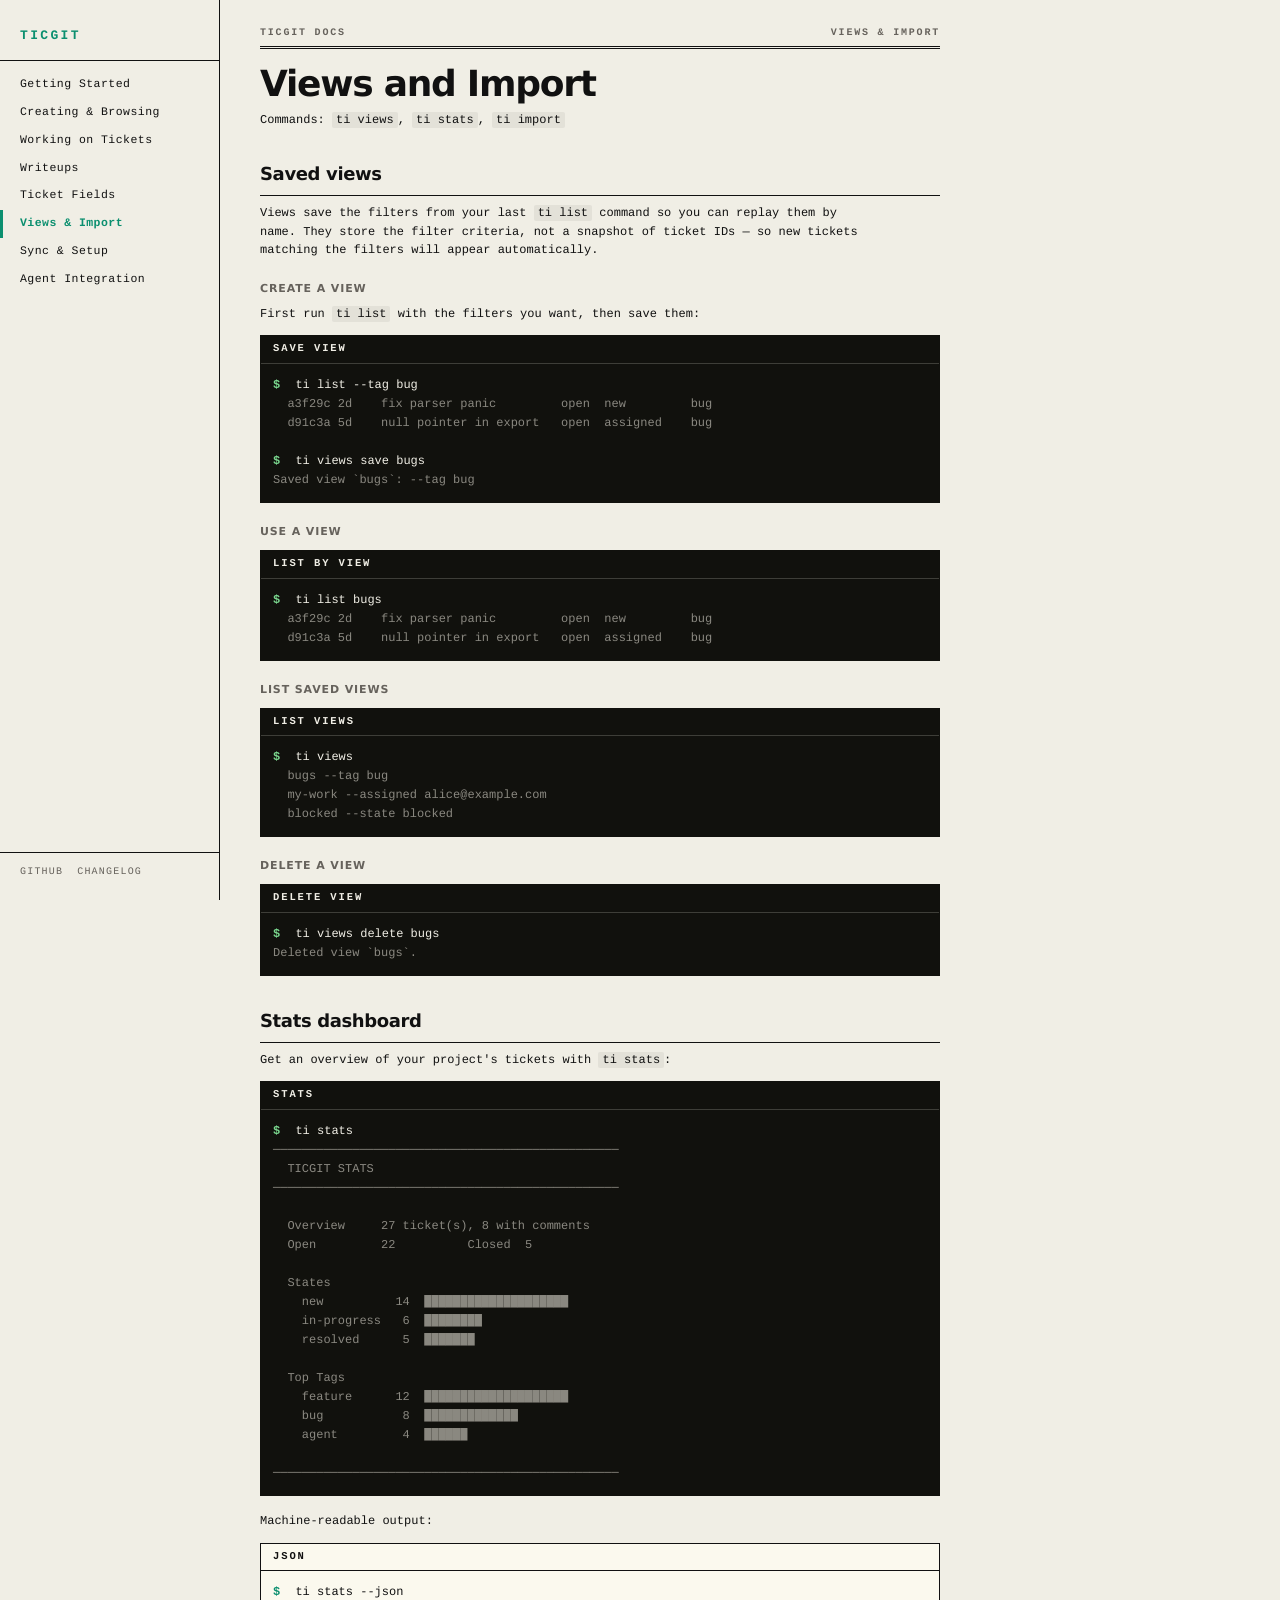
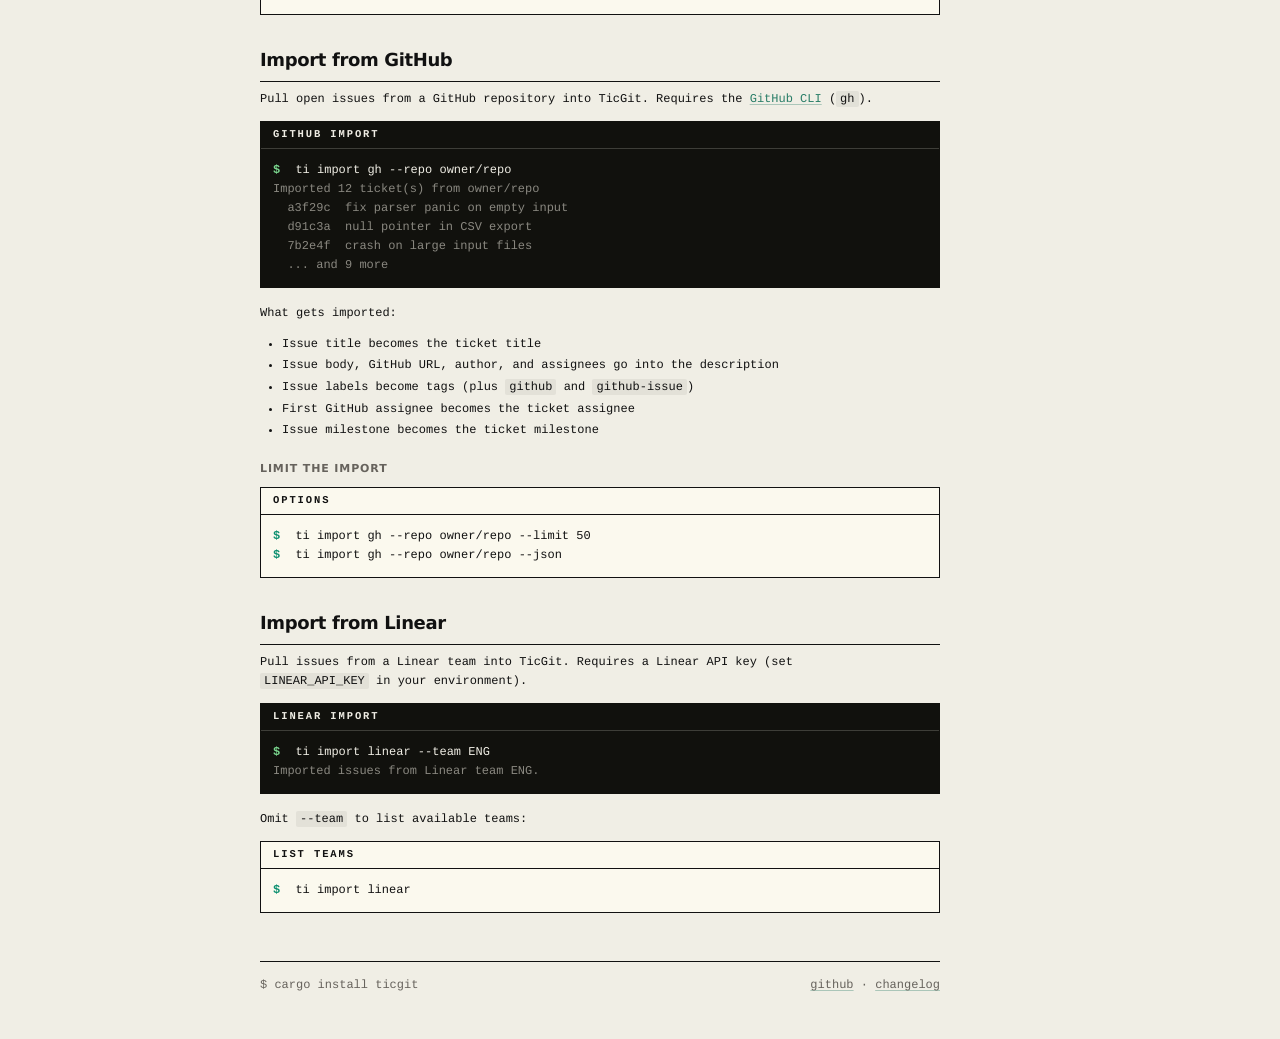
<file: docs/docs/views-and-import.html>
<!doctype html>
<html lang="en">
  <head>
    <meta charset="utf-8" />
    <meta name="viewport" content="width=device-width, initial-scale=1" />
    <title>views &amp; import - ticgit docs</title>
    <link rel="stylesheet" href="style.css" />
  </head>
  <body>
    <button class="menu-toggle" onclick="document.querySelector('.sidebar').classList.toggle('open')">MENU</button>
    <div class="layout">
      <nav class="sidebar">
        <a class="sidebar-title" href="../index.html">TICGIT</a>
        <ul>
          <li><a href="getting-started.html">Getting Started</a></li>
          <li><a href="creating-tickets.html">Creating &amp; Browsing</a></li>
          <li><a href="working-on-tickets.html">Working on Tickets</a></li>
          <li><a href="writeups.html">Writeups</a></li>
          <li><a href="ticket-fields.html">Ticket Fields</a></li>
          <li class="active"><a href="views-and-import.html">Views &amp; Import</a></li>
          <li><a href="sync-and-setup.html">Sync &amp; Setup</a></li>
          <li><a href="agents.html">Agent Integration</a></li>
        </ul>
        <div class="sidebar-footer">
          <a href="https://github.com/schacon/ticgit">github</a>
          <a href="https://github.com/schacon/ticgit/releases">changelog</a>
        </div>
      </nav>

      <main class="content">
        <header class="doc-header">
          <div class="topline">
            <span>TICGIT DOCS</span>
            <span>VIEWS &amp; IMPORT</span>
          </div>
        </header>

        <h1>Views and Import</h1>
        <p>Commands: <code>ti views</code>, <code>ti stats</code>, <code>ti import</code></p>

        <h2>Saved views</h2>
        <p>Views save the filters from your last <code>ti list</code> command so you can replay them by name. They store the filter criteria, not a snapshot of ticket IDs — so new tickets matching the filters will appear automatically.</p>

        <h3>Create a view</h3>
        <p>First run <code>ti list</code> with the filters you want, then save them:</p>
        <div class="terminal dark">
          <div class="term-header"><span>SAVE VIEW</span></div>
          <div class="term-body">
            <div class="line"><span class="prompt">$</span> ti list --tag bug</div>
            <div class="line dim">&nbsp;&nbsp;a3f29c&nbsp;2d&nbsp;&nbsp;&nbsp;&nbsp;fix parser panic&nbsp;&nbsp;&nbsp;&nbsp;&nbsp;&nbsp;&nbsp;&nbsp;&nbsp;open&nbsp;&nbsp;new&nbsp;&nbsp;&nbsp;&nbsp;&nbsp;&nbsp;&nbsp;&nbsp;&nbsp;bug</div>
            <div class="line dim">&nbsp;&nbsp;d91c3a&nbsp;5d&nbsp;&nbsp;&nbsp;&nbsp;null pointer in export&nbsp;&nbsp;&nbsp;open&nbsp;&nbsp;assigned&nbsp;&nbsp;&nbsp;&nbsp;bug</div>
            <div class="line">&nbsp;</div>
            <div class="line"><span class="prompt">$</span> ti views save bugs</div>
            <div class="line dim">Saved view `bugs`: --tag bug</div>
          </div>
        </div>

        <h3>Use a view</h3>
        <div class="terminal dark">
          <div class="term-header"><span>LIST BY VIEW</span></div>
          <div class="term-body">
            <div class="line"><span class="prompt">$</span> ti list bugs</div>
            <div class="line dim">&nbsp;&nbsp;a3f29c&nbsp;2d&nbsp;&nbsp;&nbsp;&nbsp;fix parser panic&nbsp;&nbsp;&nbsp;&nbsp;&nbsp;&nbsp;&nbsp;&nbsp;&nbsp;open&nbsp;&nbsp;new&nbsp;&nbsp;&nbsp;&nbsp;&nbsp;&nbsp;&nbsp;&nbsp;&nbsp;bug</div>
            <div class="line dim">&nbsp;&nbsp;d91c3a&nbsp;5d&nbsp;&nbsp;&nbsp;&nbsp;null pointer in export&nbsp;&nbsp;&nbsp;open&nbsp;&nbsp;assigned&nbsp;&nbsp;&nbsp;&nbsp;bug</div>
          </div>
        </div>

        <h3>List saved views</h3>
        <div class="terminal dark">
          <div class="term-header"><span>LIST VIEWS</span></div>
          <div class="term-body">
            <div class="line"><span class="prompt">$</span> ti views</div>
            <div class="line dim">&nbsp;&nbsp;bugs --tag bug</div>
            <div class="line dim">&nbsp;&nbsp;my-work --assigned alice@example.com</div>
            <div class="line dim">&nbsp;&nbsp;blocked --state blocked</div>
          </div>
        </div>

        <h3>Delete a view</h3>
        <div class="terminal dark">
          <div class="term-header"><span>DELETE VIEW</span></div>
          <div class="term-body">
            <div class="line"><span class="prompt">$</span> ti views delete bugs</div>
            <div class="line dim">Deleted view `bugs`.</div>
          </div>
        </div>

        <h2>Stats dashboard</h2>
        <p>Get an overview of your project's tickets with <code>ti stats</code>:</p>

        <div class="terminal dark">
          <div class="term-header"><span>STATS</span></div>
          <div class="term-body">
            <div class="line"><span class="prompt">$</span> ti stats</div>
            <div class="line dim">────────────────────────────────────────────────</div>
            <div class="line dim">&nbsp;&nbsp;TICGIT STATS</div>
            <div class="line dim">────────────────────────────────────────────────</div>
            <div class="line dim">&nbsp;</div>
            <div class="line dim">&nbsp;&nbsp;Overview&nbsp;&nbsp;&nbsp;&nbsp;&nbsp;27 ticket(s), 8 with comments</div>
            <div class="line dim">&nbsp;&nbsp;Open&nbsp;&nbsp;&nbsp;&nbsp;&nbsp;&nbsp;&nbsp;&nbsp;&nbsp;22&nbsp;&nbsp;&nbsp;&nbsp;&nbsp;&nbsp;&nbsp;&nbsp;&nbsp;&nbsp;Closed&nbsp;&nbsp;5</div>
            <div class="line dim">&nbsp;</div>
            <div class="line dim">&nbsp;&nbsp;States</div>
            <div class="line dim">&nbsp;&nbsp;&nbsp;&nbsp;new&nbsp;&nbsp;&nbsp;&nbsp;&nbsp;&nbsp;&nbsp;&nbsp;&nbsp;&nbsp;14&nbsp;&nbsp;████████████████████</div>
            <div class="line dim">&nbsp;&nbsp;&nbsp;&nbsp;in-progress&nbsp;&nbsp;&nbsp;6&nbsp;&nbsp;████████</div>
            <div class="line dim">&nbsp;&nbsp;&nbsp;&nbsp;resolved&nbsp;&nbsp;&nbsp;&nbsp;&nbsp;&nbsp;5&nbsp;&nbsp;███████</div>
            <div class="line dim">&nbsp;</div>
            <div class="line dim">&nbsp;&nbsp;Top Tags</div>
            <div class="line dim">&nbsp;&nbsp;&nbsp;&nbsp;feature&nbsp;&nbsp;&nbsp;&nbsp;&nbsp;&nbsp;12&nbsp;&nbsp;████████████████████</div>
            <div class="line dim">&nbsp;&nbsp;&nbsp;&nbsp;bug&nbsp;&nbsp;&nbsp;&nbsp;&nbsp;&nbsp;&nbsp;&nbsp;&nbsp;&nbsp;&nbsp;8&nbsp;&nbsp;█████████████</div>
            <div class="line dim">&nbsp;&nbsp;&nbsp;&nbsp;agent&nbsp;&nbsp;&nbsp;&nbsp;&nbsp;&nbsp;&nbsp;&nbsp;&nbsp;4&nbsp;&nbsp;██████</div>
            <div class="line dim">&nbsp;</div>
            <div class="line dim">────────────────────────────────────────────────</div>
          </div>
        </div>

        <p>Machine-readable output:</p>
        <div class="terminal">
          <div class="term-header"><span>JSON</span></div>
          <div class="term-body">
            <div class="line"><span class="prompt">$</span> ti stats --json</div>
          </div>
        </div>

        <h2>Import from GitHub</h2>
        <p>Pull open issues from a GitHub repository into TicGit. Requires the <a href="https://cli.github.com/">GitHub CLI</a> (<code>gh</code>).</p>

        <div class="terminal dark">
          <div class="term-header"><span>GITHUB IMPORT</span></div>
          <div class="term-body">
            <div class="line"><span class="prompt">$</span> ti import gh --repo owner/repo</div>
            <div class="line dim">Imported 12 ticket(s) from owner/repo</div>
            <div class="line dim">&nbsp;&nbsp;a3f29c&nbsp;&nbsp;fix parser panic on empty input</div>
            <div class="line dim">&nbsp;&nbsp;d91c3a&nbsp;&nbsp;null pointer in CSV export</div>
            <div class="line dim">&nbsp;&nbsp;7b2e4f&nbsp;&nbsp;crash on large input files</div>
            <div class="line dim">&nbsp;&nbsp;... and 9 more</div>
          </div>
        </div>

        <p>What gets imported:</p>
        <ul>
          <li>Issue title becomes the ticket title</li>
          <li>Issue body, GitHub URL, author, and assignees go into the description</li>
          <li>Issue labels become tags (plus <code>github</code> and <code>github-issue</code>)</li>
          <li>First GitHub assignee becomes the ticket assignee</li>
          <li>Issue milestone becomes the ticket milestone</li>
        </ul>

        <h3>Limit the import</h3>
        <div class="terminal">
          <div class="term-header"><span>OPTIONS</span></div>
          <div class="term-body">
            <div class="line"><span class="prompt">$</span> ti import gh --repo owner/repo --limit 50</div>
            <div class="line"><span class="prompt">$</span> ti import gh --repo owner/repo --json</div>
          </div>
        </div>

        <h2>Import from Linear</h2>
        <p>Pull issues from a Linear team into TicGit. Requires a Linear API key (set <code>LINEAR_API_KEY</code> in your environment).</p>

        <div class="terminal dark">
          <div class="term-header"><span>LINEAR IMPORT</span></div>
          <div class="term-body">
            <div class="line"><span class="prompt">$</span> ti import linear --team ENG</div>
            <div class="line dim">Imported issues from Linear team ENG.</div>
          </div>
        </div>

        <p>Omit <code>--team</code> to list available teams:</p>
        <div class="terminal">
          <div class="term-header"><span>LIST TEAMS</span></div>
          <div class="term-body">
            <div class="line"><span class="prompt">$</span> ti import linear</div>
          </div>
        </div>

        <footer class="doc-footer">
          <span>$ cargo install ticgit</span>
          <span><a href="https://github.com/schacon/ticgit">github</a> &middot; <a href="https://github.com/schacon/ticgit/releases">changelog</a></span>
        </footer>
      </main>
    </div>
  </body>
</html>
</file>
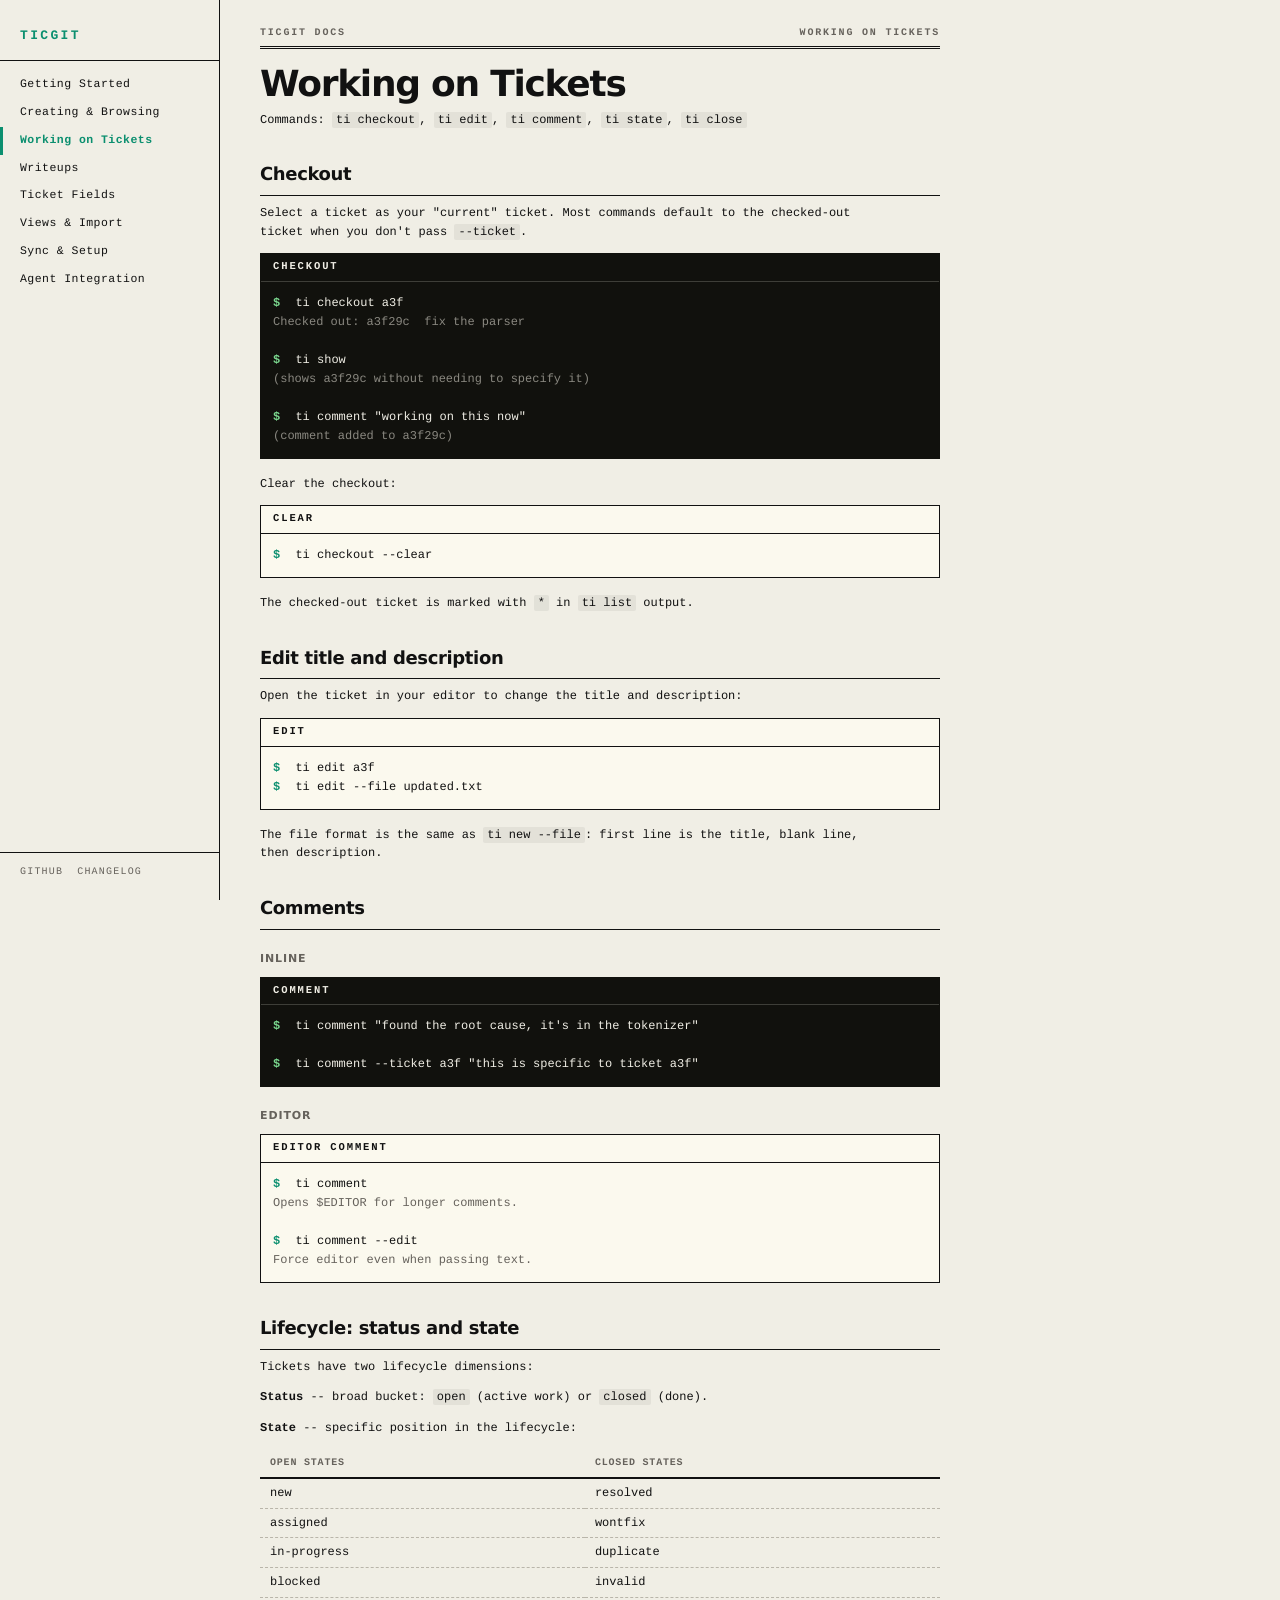
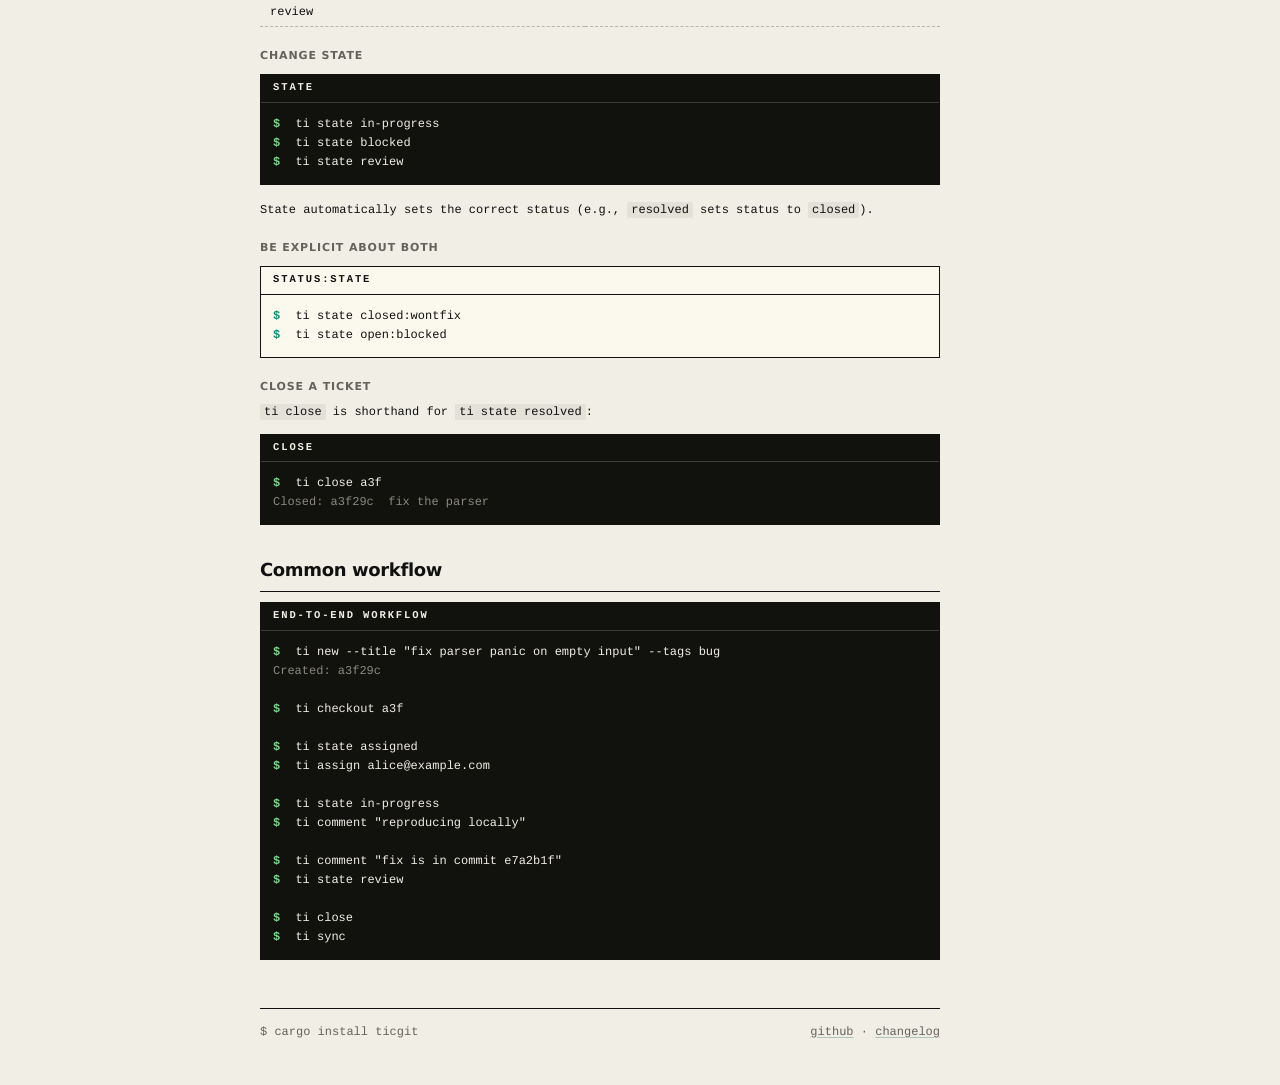
<file: docs/docs/working-on-tickets.html>
<!doctype html>
<html lang="en">
  <head>
    <meta charset="utf-8" />
    <meta name="viewport" content="width=device-width, initial-scale=1" />
    <title>working on tickets - ticgit docs</title>
    <link rel="stylesheet" href="style.css" />
  </head>
  <body>
    <button class="menu-toggle" onclick="document.querySelector('.sidebar').classList.toggle('open')">MENU</button>
    <div class="layout">
      <nav class="sidebar">
        <a class="sidebar-title" href="../index.html">TICGIT</a>
        <ul>
          <li><a href="getting-started.html">Getting Started</a></li>
          <li><a href="creating-tickets.html">Creating &amp; Browsing</a></li>
          <li class="active"><a href="working-on-tickets.html">Working on Tickets</a></li>
          <li><a href="writeups.html">Writeups</a></li>
          <li><a href="ticket-fields.html">Ticket Fields</a></li>
          <li><a href="views-and-import.html">Views &amp; Import</a></li>
          <li><a href="sync-and-setup.html">Sync &amp; Setup</a></li>
          <li><a href="agents.html">Agent Integration</a></li>
        </ul>
        <div class="sidebar-footer">
          <a href="https://github.com/schacon/ticgit">github</a>
          <a href="https://github.com/schacon/ticgit/releases">changelog</a>
        </div>
      </nav>

      <main class="content">
        <header class="doc-header">
          <div class="topline">
            <span>TICGIT DOCS</span>
            <span>WORKING ON TICKETS</span>
          </div>
        </header>

        <h1>Working on Tickets</h1>
        <p>Commands: <code>ti checkout</code>, <code>ti edit</code>, <code>ti comment</code>, <code>ti state</code>, <code>ti close</code></p>

        <h2>Checkout</h2>
        <p>Select a ticket as your "current" ticket. Most commands default to the checked-out ticket when you don't pass <code>--ticket</code>.</p>

        <div class="terminal dark">
          <div class="term-header"><span>CHECKOUT</span></div>
          <div class="term-body">
            <div class="line"><span class="prompt">$</span> ti checkout a3f</div>
            <div class="line dim">Checked out: a3f29c  fix the parser</div>
            <div class="line">&nbsp;</div>
            <div class="line"><span class="prompt">$</span> ti show</div>
            <div class="line dim">(shows a3f29c without needing to specify it)</div>
            <div class="line">&nbsp;</div>
            <div class="line"><span class="prompt">$</span> ti comment "working on this now"</div>
            <div class="line dim">(comment added to a3f29c)</div>
          </div>
        </div>

        <p>Clear the checkout:</p>
        <div class="terminal">
          <div class="term-header"><span>CLEAR</span></div>
          <div class="term-body">
            <div class="line"><span class="prompt">$</span> ti checkout --clear</div>
          </div>
        </div>
        <p>The checked-out ticket is marked with <code>*</code> in <code>ti list</code> output.</p>

        <h2>Edit title and description</h2>
        <p>Open the ticket in your editor to change the title and description:</p>

        <div class="terminal">
          <div class="term-header"><span>EDIT</span></div>
          <div class="term-body">
            <div class="line"><span class="prompt">$</span> ti edit a3f</div>
            <div class="line"><span class="prompt">$</span> ti edit --file updated.txt</div>
          </div>
        </div>
        <p>The file format is the same as <code>ti new --file</code>: first line is the title, blank line, then description.</p>

        <h2>Comments</h2>

        <h3>Inline</h3>
        <div class="terminal dark">
          <div class="term-header"><span>COMMENT</span></div>
          <div class="term-body">
            <div class="line"><span class="prompt">$</span> ti comment "found the root cause, it's in the tokenizer"</div>
            <div class="line">&nbsp;</div>
            <div class="line"><span class="prompt">$</span> ti comment --ticket a3f "this is specific to ticket a3f"</div>
          </div>
        </div>

        <h3>Editor</h3>
        <div class="terminal">
          <div class="term-header"><span>EDITOR COMMENT</span></div>
          <div class="term-body">
            <div class="line"><span class="prompt">$</span> ti comment</div>
            <div class="line dim">Opens $EDITOR for longer comments.</div>
            <div class="line">&nbsp;</div>
            <div class="line"><span class="prompt">$</span> ti comment --edit</div>
            <div class="line dim">Force editor even when passing text.</div>
          </div>
        </div>

        <h2>Lifecycle: status and state</h2>
        <p>Tickets have two lifecycle dimensions:</p>

        <p><strong>Status</strong> -- broad bucket: <code>open</code> (active work) or <code>closed</code> (done).</p>

        <p><strong>State</strong> -- specific position in the lifecycle:</p>

        <table>
          <thead>
            <tr><th>Open states</th><th>Closed states</th></tr>
          </thead>
          <tbody>
            <tr><td><code>new</code></td><td><code>resolved</code></td></tr>
            <tr><td><code>assigned</code></td><td><code>wontfix</code></td></tr>
            <tr><td><code>in-progress</code></td><td><code>duplicate</code></td></tr>
            <tr><td><code>blocked</code></td><td><code>invalid</code></td></tr>
            <tr><td><code>review</code></td><td></td></tr>
          </tbody>
        </table>

        <h3>Change state</h3>
        <div class="terminal dark">
          <div class="term-header"><span>STATE</span></div>
          <div class="term-body">
            <div class="line"><span class="prompt">$</span> ti state in-progress</div>
            <div class="line"><span class="prompt">$</span> ti state blocked</div>
            <div class="line"><span class="prompt">$</span> ti state review</div>
          </div>
        </div>
        <p>State automatically sets the correct status (e.g., <code>resolved</code> sets status to <code>closed</code>).</p>

        <h3>Be explicit about both</h3>
        <div class="terminal">
          <div class="term-header"><span>STATUS:STATE</span></div>
          <div class="term-body">
            <div class="line"><span class="prompt">$</span> ti state closed:wontfix</div>
            <div class="line"><span class="prompt">$</span> ti state open:blocked</div>
          </div>
        </div>

        <h3>Close a ticket</h3>
        <p><code>ti close</code> is shorthand for <code>ti state resolved</code>:</p>
        <div class="terminal dark">
          <div class="term-header"><span>CLOSE</span></div>
          <div class="term-body">
            <div class="line"><span class="prompt">$</span> ti close a3f</div>
            <div class="line dim">Closed: a3f29c  fix the parser</div>
          </div>
        </div>

        <h2>Common workflow</h2>

        <div class="terminal dark">
          <div class="term-header"><span>END-TO-END WORKFLOW</span></div>
          <div class="term-body">
            <div class="line"><span class="prompt">$</span> ti new --title "fix parser panic on empty input" --tags bug</div>
            <div class="line dim">Created: a3f29c</div>
            <div class="line">&nbsp;</div>
            <div class="line"><span class="prompt">$</span> ti checkout a3f</div>
            <div class="line">&nbsp;</div>
            <div class="line"><span class="prompt">$</span> ti state assigned</div>
            <div class="line"><span class="prompt">$</span> ti assign alice@example.com</div>
            <div class="line">&nbsp;</div>
            <div class="line"><span class="prompt">$</span> ti state in-progress</div>
            <div class="line"><span class="prompt">$</span> ti comment "reproducing locally"</div>
            <div class="line">&nbsp;</div>
            <div class="line"><span class="prompt">$</span> ti comment "fix is in commit e7a2b1f"</div>
            <div class="line"><span class="prompt">$</span> ti state review</div>
            <div class="line">&nbsp;</div>
            <div class="line"><span class="prompt">$</span> ti close</div>
            <div class="line"><span class="prompt">$</span> ti sync</div>
          </div>
        </div>

        <footer class="doc-footer">
          <span>$ cargo install ticgit</span>
          <span><a href="https://github.com/schacon/ticgit">github</a> &middot; <a href="https://github.com/schacon/ticgit/releases">changelog</a></span>
        </footer>
      </main>
    </div>
  </body>
</html>
</file>
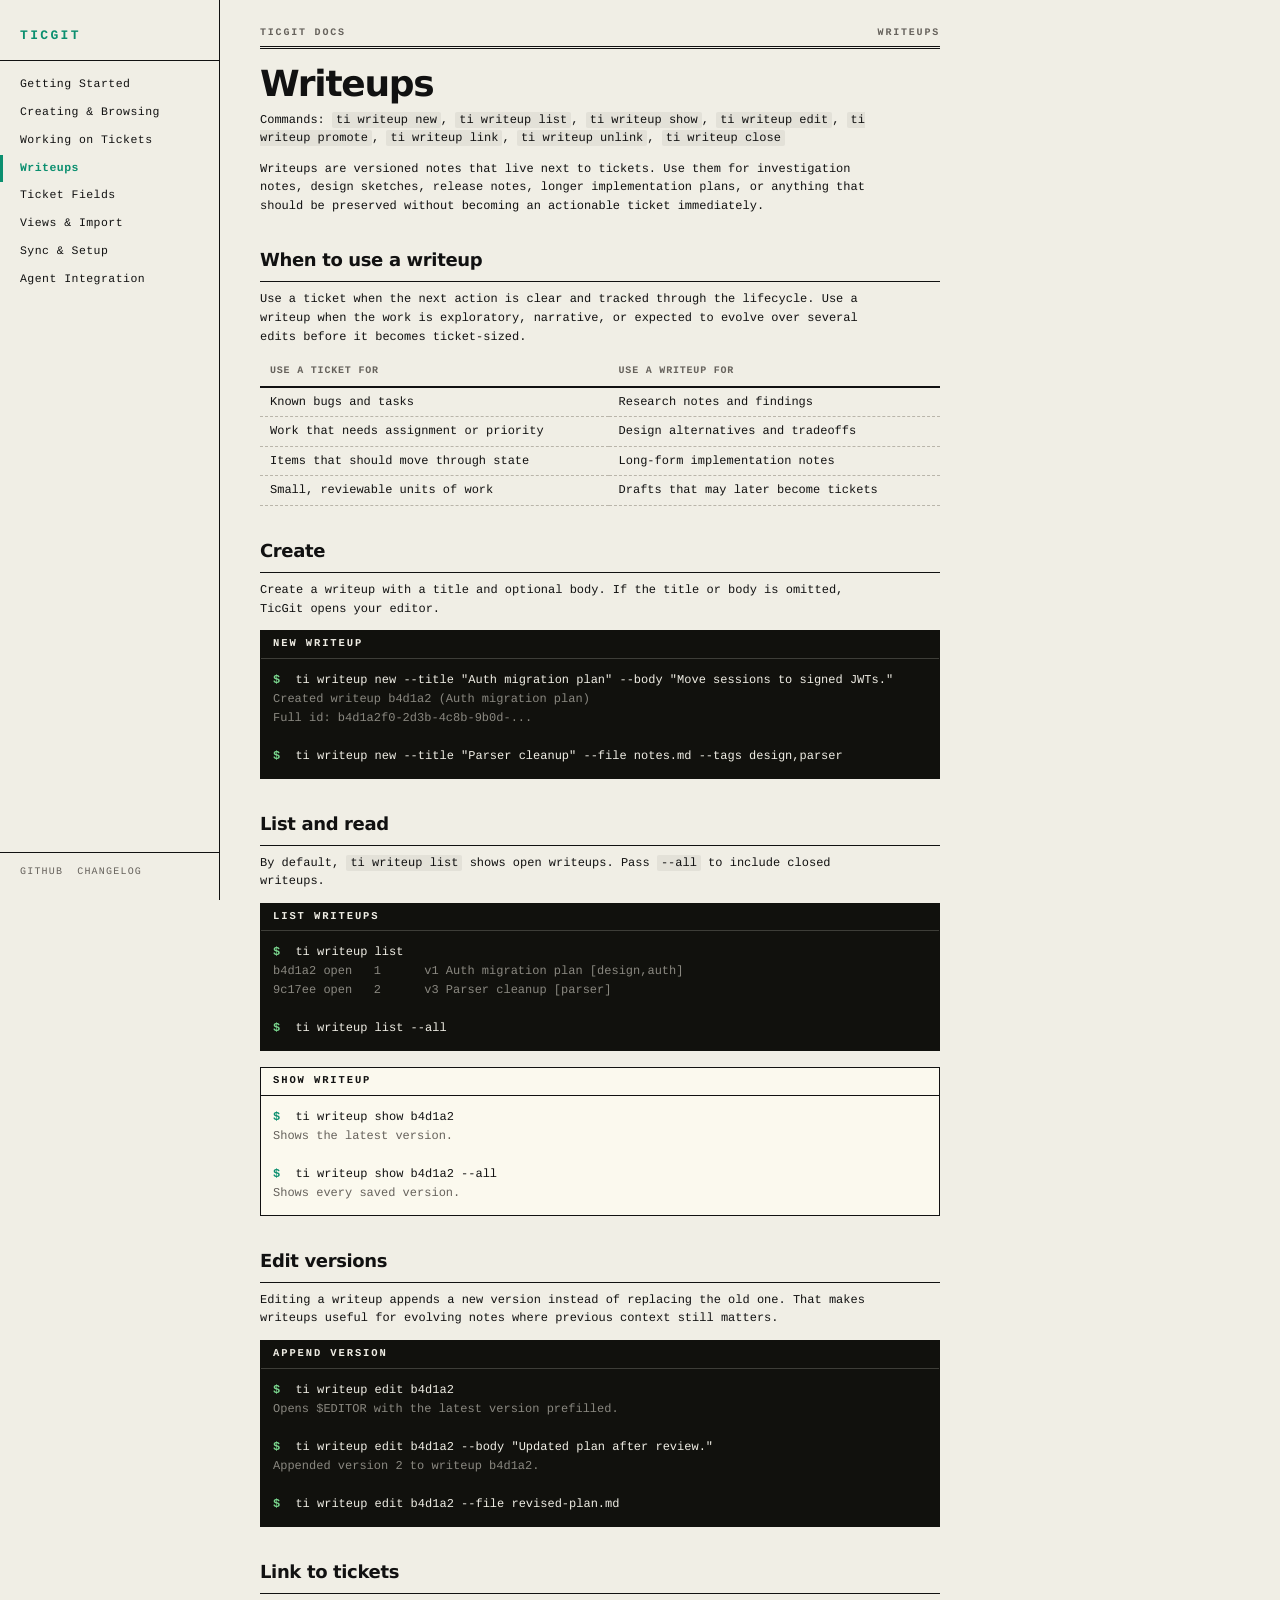
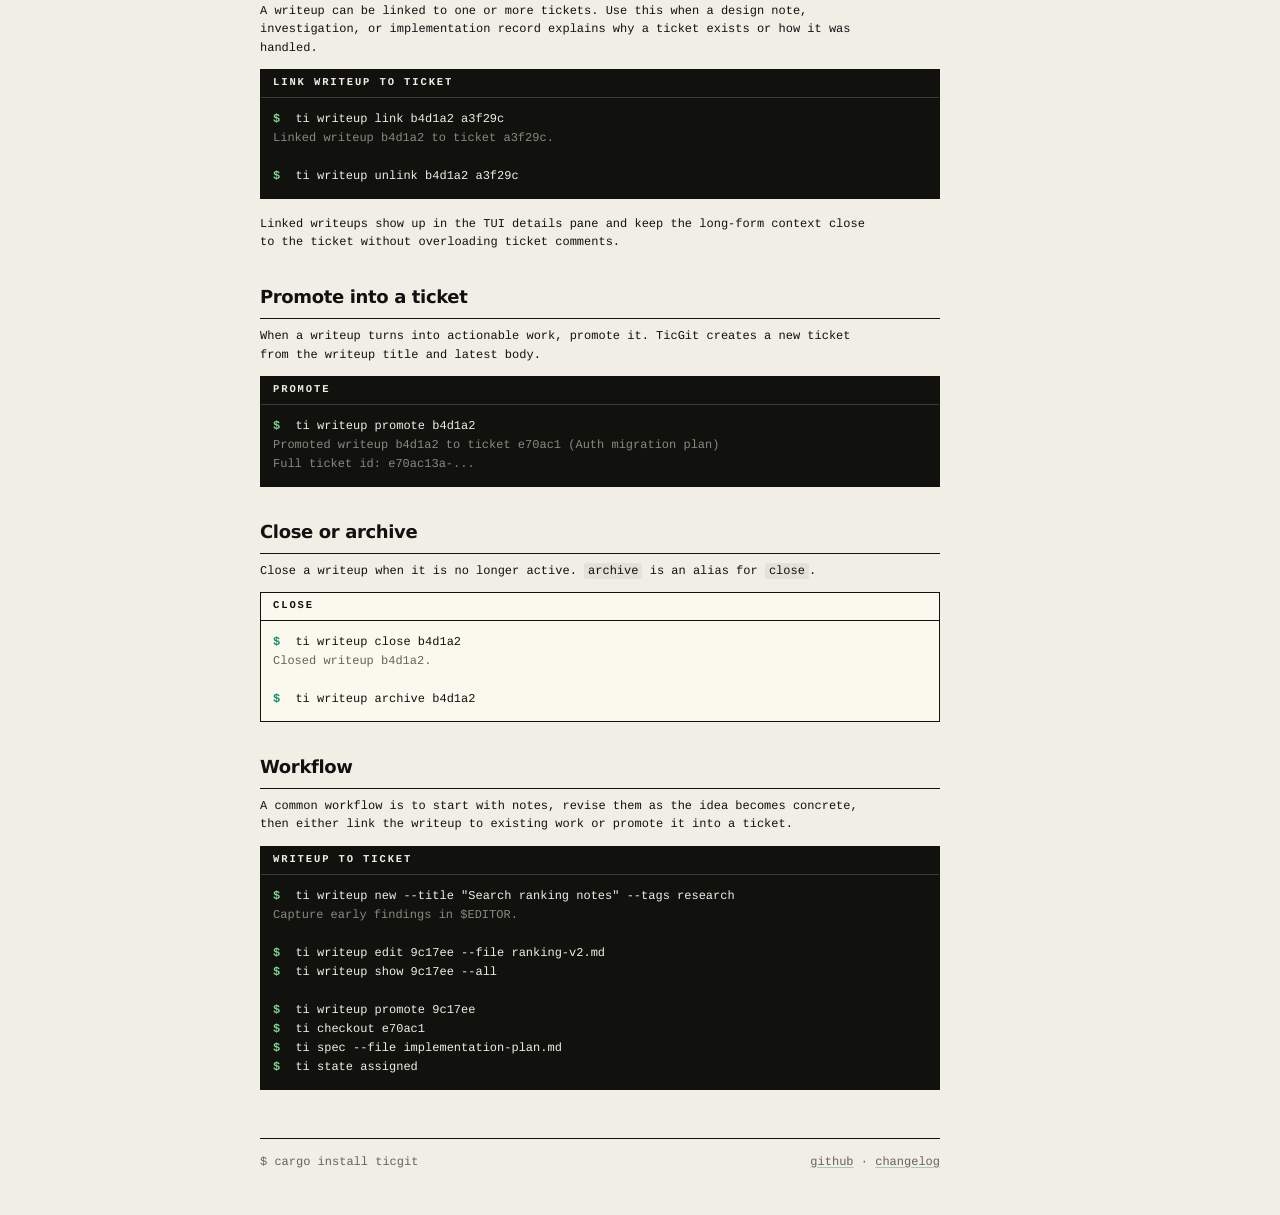
<file: docs/docs/writeups.html>
<!doctype html>
<html lang="en">
  <head>
    <meta charset="utf-8" />
    <meta name="viewport" content="width=device-width, initial-scale=1" />
    <title>writeups - ticgit docs</title>
    <link rel="stylesheet" href="style.css" />
  </head>
  <body>
    <button class="menu-toggle" onclick="document.querySelector('.sidebar').classList.toggle('open')">MENU</button>
    <div class="layout">
      <nav class="sidebar">
        <a class="sidebar-title" href="../index.html">TICGIT</a>
        <ul>
          <li><a href="getting-started.html">Getting Started</a></li>
          <li><a href="creating-tickets.html">Creating &amp; Browsing</a></li>
          <li><a href="working-on-tickets.html">Working on Tickets</a></li>
          <li class="active"><a href="writeups.html">Writeups</a></li>
          <li><a href="ticket-fields.html">Ticket Fields</a></li>
          <li><a href="views-and-import.html">Views &amp; Import</a></li>
          <li><a href="sync-and-setup.html">Sync &amp; Setup</a></li>
          <li><a href="agents.html">Agent Integration</a></li>
        </ul>
        <div class="sidebar-footer">
          <a href="https://github.com/schacon/ticgit">github</a>
          <a href="https://github.com/schacon/ticgit/releases">changelog</a>
        </div>
      </nav>

      <main class="content">
        <header class="doc-header">
          <div class="topline">
            <span>TICGIT DOCS</span>
            <span>WRITEUPS</span>
          </div>
        </header>

        <h1>Writeups</h1>
        <p>Commands: <code>ti writeup new</code>, <code>ti writeup list</code>, <code>ti writeup show</code>, <code>ti writeup edit</code>, <code>ti writeup promote</code>, <code>ti writeup link</code>, <code>ti writeup unlink</code>, <code>ti writeup close</code></p>
        <p>Writeups are versioned notes that live next to tickets. Use them for investigation notes, design sketches, release notes, longer implementation plans, or anything that should be preserved without becoming an actionable ticket immediately.</p>

        <h2>When to use a writeup</h2>
        <p>Use a ticket when the next action is clear and tracked through the lifecycle. Use a writeup when the work is exploratory, narrative, or expected to evolve over several edits before it becomes ticket-sized.</p>

        <table>
          <thead>
            <tr><th>Use a ticket for</th><th>Use a writeup for</th></tr>
          </thead>
          <tbody>
            <tr><td>Known bugs and tasks</td><td>Research notes and findings</td></tr>
            <tr><td>Work that needs assignment or priority</td><td>Design alternatives and tradeoffs</td></tr>
            <tr><td>Items that should move through state</td><td>Long-form implementation notes</td></tr>
            <tr><td>Small, reviewable units of work</td><td>Drafts that may later become tickets</td></tr>
          </tbody>
        </table>

        <h2>Create</h2>
        <p>Create a writeup with a title and optional body. If the title or body is omitted, TicGit opens your editor.</p>

        <div class="terminal dark">
          <div class="term-header"><span>NEW WRITEUP</span></div>
          <div class="term-body">
            <div class="line"><span class="prompt">$</span> ti writeup new --title "Auth migration plan" --body "Move sessions to signed JWTs."</div>
            <div class="line dim">Created writeup b4d1a2 (Auth migration plan)</div>
            <div class="line dim">Full id: b4d1a2f0-2d3b-4c8b-9b0d-...</div>
            <div class="line">&nbsp;</div>
            <div class="line"><span class="prompt">$</span> ti writeup new --title "Parser cleanup" --file notes.md --tags design,parser</div>
          </div>
        </div>

        <h2>List and read</h2>
        <p>By default, <code>ti writeup list</code> shows open writeups. Pass <code>--all</code> to include closed writeups.</p>

        <div class="terminal dark">
          <div class="term-header"><span>LIST WRITEUPS</span></div>
          <div class="term-body">
            <div class="line"><span class="prompt">$</span> ti writeup list</div>
            <div class="line dim">b4d1a2 open   1      v1 Auth migration plan [design,auth]</div>
            <div class="line dim">9c17ee open   2      v3 Parser cleanup [parser]</div>
            <div class="line">&nbsp;</div>
            <div class="line"><span class="prompt">$</span> ti writeup list --all</div>
          </div>
        </div>

        <div class="terminal">
          <div class="term-header"><span>SHOW WRITEUP</span></div>
          <div class="term-body">
            <div class="line"><span class="prompt">$</span> ti writeup show b4d1a2</div>
            <div class="line dim">Shows the latest version.</div>
            <div class="line">&nbsp;</div>
            <div class="line"><span class="prompt">$</span> ti writeup show b4d1a2 --all</div>
            <div class="line dim">Shows every saved version.</div>
          </div>
        </div>

        <h2>Edit versions</h2>
        <p>Editing a writeup appends a new version instead of replacing the old one. That makes writeups useful for evolving notes where previous context still matters.</p>

        <div class="terminal dark">
          <div class="term-header"><span>APPEND VERSION</span></div>
          <div class="term-body">
            <div class="line"><span class="prompt">$</span> ti writeup edit b4d1a2</div>
            <div class="line dim">Opens $EDITOR with the latest version prefilled.</div>
            <div class="line">&nbsp;</div>
            <div class="line"><span class="prompt">$</span> ti writeup edit b4d1a2 --body "Updated plan after review."</div>
            <div class="line dim">Appended version 2 to writeup b4d1a2.</div>
            <div class="line">&nbsp;</div>
            <div class="line"><span class="prompt">$</span> ti writeup edit b4d1a2 --file revised-plan.md</div>
          </div>
        </div>

        <h2>Link to tickets</h2>
        <p>A writeup can be linked to one or more tickets. Use this when a design note, investigation, or implementation record explains why a ticket exists or how it was handled.</p>

        <div class="terminal dark">
          <div class="term-header"><span>LINK WRITEUP TO TICKET</span></div>
          <div class="term-body">
            <div class="line"><span class="prompt">$</span> ti writeup link b4d1a2 a3f29c</div>
            <div class="line dim">Linked writeup b4d1a2 to ticket a3f29c.</div>
            <div class="line">&nbsp;</div>
            <div class="line"><span class="prompt">$</span> ti writeup unlink b4d1a2 a3f29c</div>
          </div>
        </div>

        <p>Linked writeups show up in the TUI details pane and keep the long-form context close to the ticket without overloading ticket comments.</p>

        <h2>Promote into a ticket</h2>
        <p>When a writeup turns into actionable work, promote it. TicGit creates a new ticket from the writeup title and latest body.</p>

        <div class="terminal dark">
          <div class="term-header"><span>PROMOTE</span></div>
          <div class="term-body">
            <div class="line"><span class="prompt">$</span> ti writeup promote b4d1a2</div>
            <div class="line dim">Promoted writeup b4d1a2 to ticket e70ac1 (Auth migration plan)</div>
            <div class="line dim">Full ticket id: e70ac13a-...</div>
          </div>
        </div>

        <h2>Close or archive</h2>
        <p>Close a writeup when it is no longer active. <code>archive</code> is an alias for <code>close</code>.</p>

        <div class="terminal">
          <div class="term-header"><span>CLOSE</span></div>
          <div class="term-body">
            <div class="line"><span class="prompt">$</span> ti writeup close b4d1a2</div>
            <div class="line dim">Closed writeup b4d1a2.</div>
            <div class="line">&nbsp;</div>
            <div class="line"><span class="prompt">$</span> ti writeup archive b4d1a2</div>
          </div>
        </div>

        <h2>Workflow</h2>
        <p>A common workflow is to start with notes, revise them as the idea becomes concrete, then either link the writeup to existing work or promote it into a ticket.</p>

        <div class="terminal dark">
          <div class="term-header"><span>WRITEUP TO TICKET</span></div>
          <div class="term-body">
            <div class="line"><span class="prompt">$</span> ti writeup new --title "Search ranking notes" --tags research</div>
            <div class="line dim">Capture early findings in $EDITOR.</div>
            <div class="line">&nbsp;</div>
            <div class="line"><span class="prompt">$</span> ti writeup edit 9c17ee --file ranking-v2.md</div>
            <div class="line"><span class="prompt">$</span> ti writeup show 9c17ee --all</div>
            <div class="line">&nbsp;</div>
            <div class="line"><span class="prompt">$</span> ti writeup promote 9c17ee</div>
            <div class="line"><span class="prompt">$</span> ti checkout e70ac1</div>
            <div class="line"><span class="prompt">$</span> ti spec --file implementation-plan.md</div>
            <div class="line"><span class="prompt">$</span> ti state assigned</div>
          </div>
        </div>

        <footer class="doc-footer">
          <span>$ cargo install ticgit</span>
          <span><a href="https://github.com/schacon/ticgit">github</a> &middot; <a href="https://github.com/schacon/ticgit/releases">changelog</a></span>
        </footer>
      </main>
    </div>
  </body>
</html>
</file>
<file: docs/docs/style.css>
:root {
  --paper: #f0eee5;
  --card: #fbf9ee;
  --ink: #111;
  --muted: #66625c;
  --rule: #111;
  --green: #0b8f6f;
  --blue: #5da5d8;
  --mono:
    ui-monospace, SFMono-Regular, Menlo, Monaco, Consolas,
    "Liberation Mono", monospace;
  --sans:
    Inter, ui-sans-serif, system-ui, -apple-system, BlinkMacSystemFont,
    "Segoe UI", sans-serif;
  --sidebar-w: 220px;
}

* { box-sizing: border-box; }

html {
  background: var(--paper);
  color: var(--ink);
}

body {
  margin: 0;
  background: var(--paper);
  font-family: var(--mono);
  font-size: 12px;
  line-height: 1.55;
  -webkit-font-smoothing: antialiased;
  text-rendering: geometricPrecision;
}

/* ---------- layout ---------- */

.layout {
  display: flex;
  min-height: 100vh;
}

/* ---------- sidebar ---------- */

.sidebar {
  position: sticky;
  top: 0;
  align-self: flex-start;
  width: var(--sidebar-w);
  min-width: var(--sidebar-w);
  height: 100vh;
  padding: 26px 0 20px;
  border-right: 1px solid var(--rule);
  display: flex;
  flex-direction: column;
  overflow-y: auto;
}

.sidebar-title {
  display: block;
  padding: 0 20px 14px;
  font-weight: 700;
  font-size: 13px;
  letter-spacing: 0.18em;
  text-transform: uppercase;
  color: var(--green);
  text-decoration: none;
  border-bottom: 1px solid var(--rule);
}

.sidebar ul {
  list-style: none;
  margin: 0;
  padding: 10px 0;
  flex: 1;
}

.sidebar li {
  margin: 0;
}

.sidebar li a {
  display: block;
  padding: 5px 20px;
  color: var(--ink);
  text-decoration: none;
  font-size: 11.5px;
  letter-spacing: 0.04em;
}

.sidebar li a:hover {
  background: rgba(11, 143, 111, 0.08);
}

.sidebar li.active a {
  font-weight: 700;
  color: var(--green);
  border-left: 3px solid var(--green);
  padding-left: 17px;
}

.sidebar-footer {
  border-top: 1px solid var(--rule);
  padding: 12px 20px 0;
  display: flex;
  gap: 14px;
}

.sidebar-footer a {
  color: var(--muted);
  text-decoration: none;
  font-size: 10px;
  letter-spacing: 0.12em;
  text-transform: uppercase;
}

.sidebar-footer a:hover {
  color: var(--ink);
}

/* ---------- content ---------- */

.content {
  flex: 1;
  min-width: 0;
  max-width: 760px;
  padding: 26px 40px 44px;
}

.doc-header .topline {
  display: flex;
  justify-content: space-between;
  align-items: baseline;
  gap: 24px;
  border-bottom: 3px double var(--rule);
  padding-bottom: 4px;
  font-weight: 700;
  font-size: 10px;
  letter-spacing: 0.18em;
  text-transform: uppercase;
  color: var(--muted);
}

h1 {
  margin: 18px 0 8px;
  font-family: var(--sans);
  font-size: clamp(28px, 4vw, 36px);
  line-height: 1;
  letter-spacing: -0.035em;
  font-weight: 750;
}

h2 {
  margin: 32px 0 8px;
  font-family: var(--sans);
  font-size: 18px;
  font-weight: 700;
  letter-spacing: -0.02em;
  padding-bottom: 6px;
  border-bottom: 1px solid var(--rule);
}

h3 {
  margin: 20px 0 6px;
  font-family: var(--sans);
  font-size: 14px;
  font-weight: 700;
  letter-spacing: -0.01em;
  color: var(--muted);
  text-transform: uppercase;
  letter-spacing: 0.08em;
  font-size: 11px;
}

p {
  margin: 8px 0 12px;
  max-width: 620px;
}

code {
  font-family: var(--mono);
  font-size: inherit;
  background: rgba(17, 17, 13, 0.06);
  padding: 1px 4px;
  border-radius: 2px;
}

a {
  color: #287d67;
  text-decoration-color: rgba(40, 125, 103, 0.35);
  text-underline-offset: 0.16em;
}

/* ---------- terminal blocks ---------- */

.terminal {
  border: 1px solid var(--rule);
  background: var(--card);
  margin: 10px 0 16px;
}

.terminal.dark {
  background: #11110d;
  color: #f0eee5;
  border-color: #11110d;
}

.term-header {
  display: flex;
  justify-content: space-between;
  gap: 12px;
  border-bottom: 1px solid currentColor;
  padding: 7px 12px;
  font-weight: 700;
  line-height: 1.2;
  font-size: 10.5px;
  letter-spacing: 0.18em;
  text-transform: uppercase;
}

.terminal.dark .term-header {
  border-bottom-color: rgba(240, 238, 229, 0.2);
}

.term-body {
  padding: 12px;
}

.line {
  min-height: 19px;
  white-space: pre-wrap;
  word-break: break-all;
}

.prompt {
  color: #7bd88f;
  font-weight: 700;
  margin-right: 8px;
}

.terminal:not(.dark) .prompt {
  color: var(--green);
}

.dim {
  color: var(--muted);
}

.terminal.dark .dim {
  color: #8a8880;
}

.ok {
  color: #7bd88f;
}

.id {
  font-weight: 700;
  text-decoration: underline;
}

.terminal.dark .id,
.terminal.dark .ref {
  color: var(--blue);
}

/* ---------- tables ---------- */

table {
  border-collapse: collapse;
  margin: 10px 0 16px;
  font-size: 12px;
  width: 100%;
}

th {
  text-align: left;
  font-weight: 700;
  padding: 6px 10px;
  border-bottom: 2px solid var(--rule);
  letter-spacing: 0.08em;
  text-transform: uppercase;
  font-size: 10px;
  color: var(--muted);
}

td {
  padding: 5px 10px;
  border-bottom: 1px dashed #b9b5aa;
}

td code {
  background: none;
  padding: 0;
}

/* ---------- lists ---------- */

ul, ol {
  margin: 8px 0 12px;
  padding-left: 22px;
}

li {
  margin: 3px 0;
}

/* ---------- footer ---------- */

.doc-footer {
  display: flex;
  justify-content: space-between;
  gap: 16px;
  border-top: 1px solid var(--rule);
  padding-top: 14px;
  margin-top: 48px;
  color: var(--muted);
}

.doc-footer a {
  color: var(--muted);
}

/* ---------- responsive ---------- */

@media (max-width: 820px) {
  .sidebar {
    position: fixed;
    left: -260px;
    z-index: 100;
    background: var(--paper);
    transition: left 0.2s;
    width: 260px;
    min-width: 260px;
  }

  .sidebar.open {
    left: 0;
    box-shadow: 4px 0 24px rgba(0,0,0,0.12);
  }

  .content {
    padding: 22px 16px 34px;
  }

  .menu-toggle {
    display: block;
  }

  .doc-footer {
    flex-direction: column;
  }
}

@media (min-width: 821px) {
  .menu-toggle {
    display: none;
  }
}

.menu-toggle {
  position: fixed;
  top: 10px;
  left: 10px;
  z-index: 101;
  background: var(--paper);
  border: 1px solid var(--rule);
  padding: 4px 8px;
  font-family: var(--mono);
  font-size: 12px;
  cursor: pointer;
  letter-spacing: 0.12em;
}
</file>
